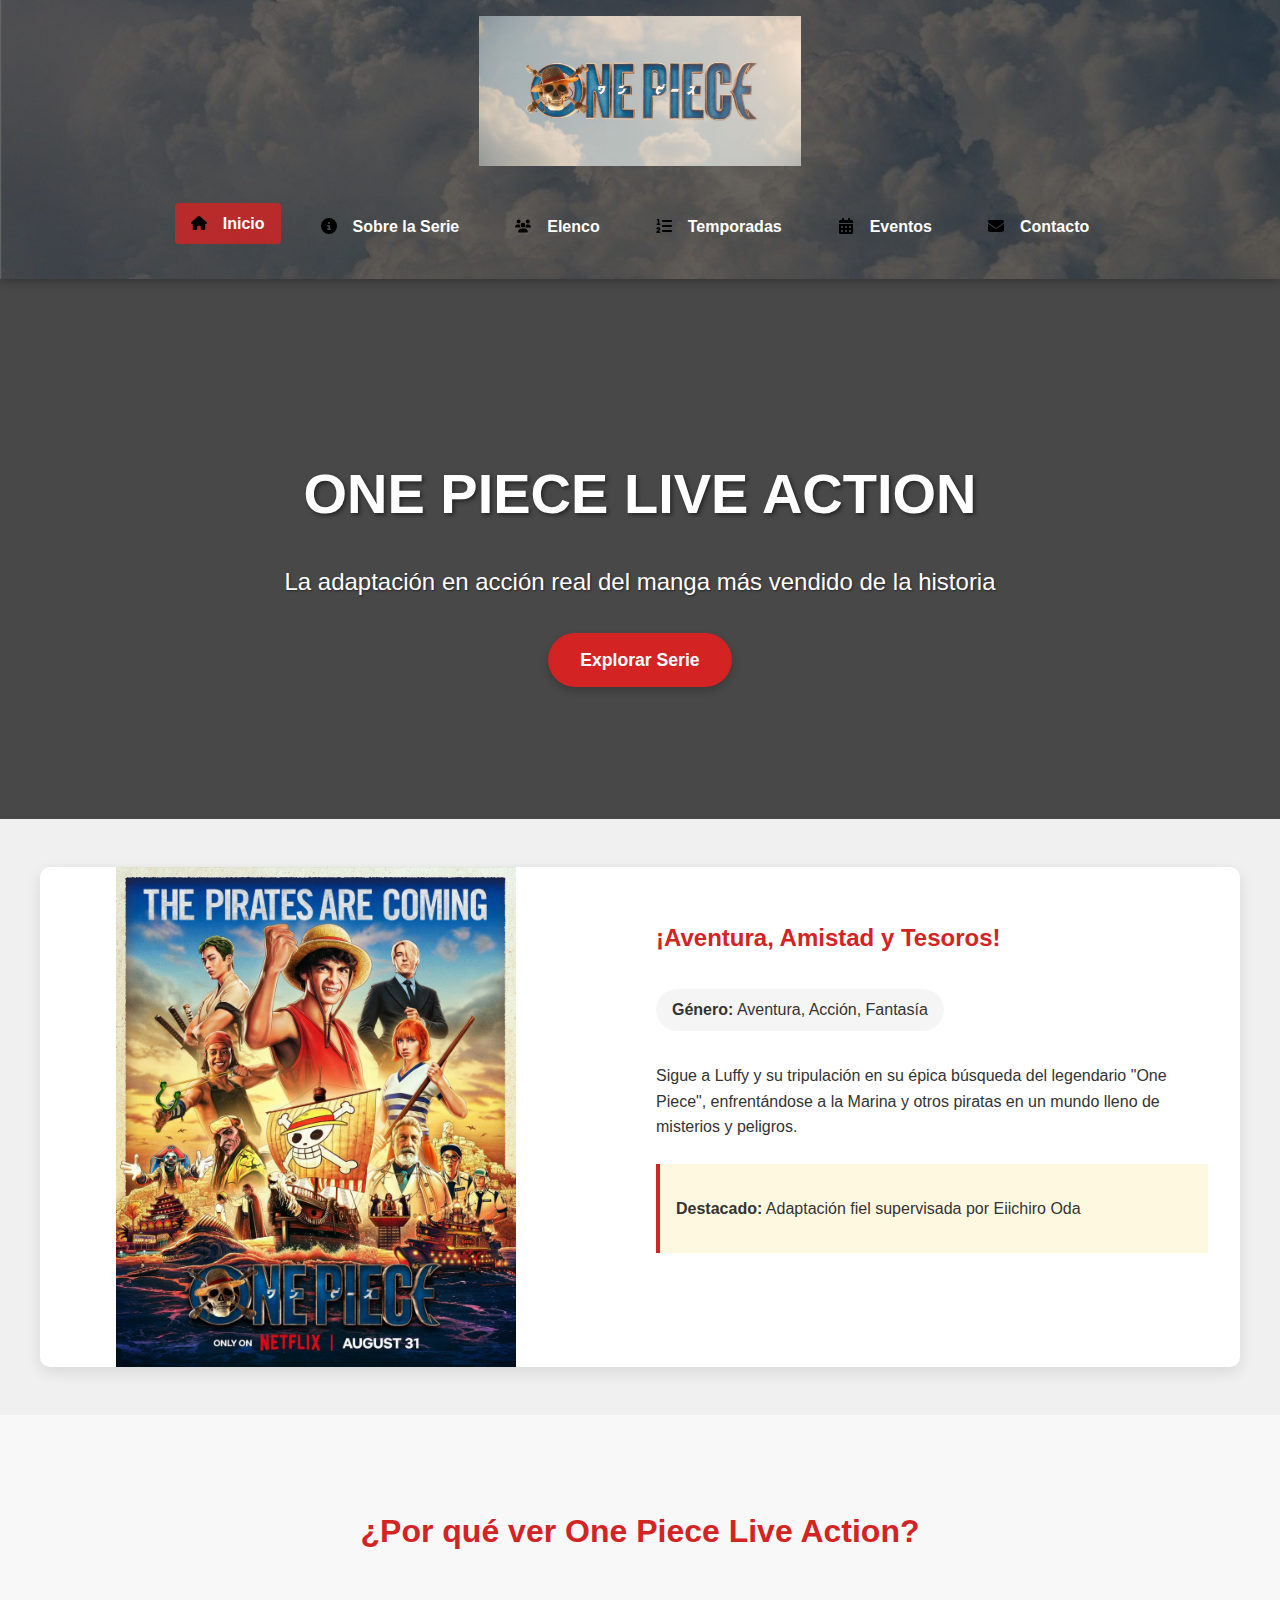
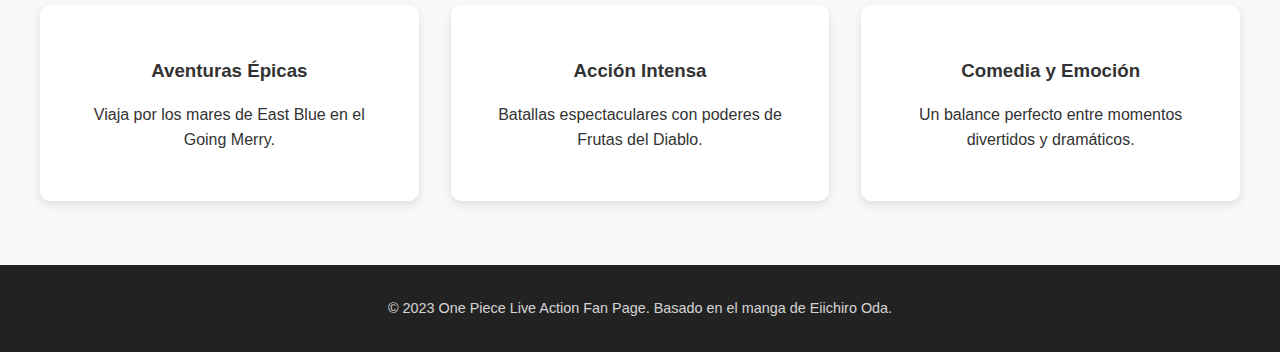
<file: pages/index.html>
<!DOCTYPE html>
<html lang="es">

<head>
    <meta charset="UTF-8">
    <meta name="viewport" content="width=device-width, initial-scale=1.0">
    <link rel="icon" href="../img/icono/calavera.jpg" type="image/png">
    <title>One Piece Live Action | Inicio</title>
    <link rel="stylesheet" href="../css/general.css">
    <link rel="stylesheet" href="../css/index.css">
</head>

<body>
    <header>
        <div class="header-overlay"></div>
        <img src="../img/logos/logo.png" alt="One Piece Logo" class="logo">
        <nav>
            <ul>
                <li><a href="./index.html" class="active"><img src="../img/icono/casa.svg" alt="Inicio" class="icons">
                        Inicio</a></li>
                <li><a href="./sobre-la-serie.html"><img src="../img/icono/info.svg" alt="Inicio" class="icons">Sobre la
                        Serie</a></li>
                <li><a href="./elenco.html"><img src="../img/icono/users.svg" alt="Inicio" class="icons">Elenco</a></li>
                <li><a href="./temporadas.html"><img src="../img/icono/lista.svg" alt="Inicio"
                            class="icons">Temporadas</a>
                </li>
                <li><a href="./eventos.html"><img src="../img/icono/calendario.svg" alt="Inicio"
                            class="icons">Eventos</a>
                </li>
                <li><a href="./contacto.html"><img src="../img/icono/correo.svg" alt="Inicio" class="icons">Contacto</a>
                </li>
            </ul>
        </nav>
    </header>

    <main>
        <section class="pages-hero">
            <div class="hero-content">
                <h1>ONE PIECE LIVE ACTION</h1>
                <p class="subtitle">La adaptación en acción real del manga más vendido de la historia</p>
                <a href="https://es.wikipedia.org/wiki/One_Piece_(serie_de_televisión_de_2023)" target="_blank" class="cta-button">Explorar Serie</a>
            </div>
        </section>

        <section id="main-content" class="main-section">
            <div class="content-card">
                <img src="../img/posterop.webp" alt="Poster de la serie" class="featured-poster">
                <div class="content-text">
                    <h2>¡Aventura, Amistad y Tesoros!</h2>
                    <p class="genre-tag"><i class="fas fa-tags"></i> <strong>Género:</strong> Aventura, Acción, Fantasía
                    </p>
                    <p>Sigue a Luffy y su tripulación en su épica búsqueda del legendario "One Piece", enfrentándose a
                        la Marina y otros piratas en un mundo lleno de misterios y peligros.</p>
                    <div class="highlight-box">
                        <p><i class="fas fa-star"></i> <strong>Destacado:</strong> Adaptación fiel supervisada por
                            Eiichiro Oda</p>
                    </div>
                </div>
            </div>
        </section>

        <section class="features">
            <h2>¿Por qué ver One Piece Live Action?</h2>
            <div class="features-grid">
                <div class="feature-card">
                    <i class="fas fa-ship"></i>
                    <h3>Aventuras Épicas</h3>
                    <p>Viaja por los mares de East Blue en el Going Merry.</p>
                </div>
                <div class="feature-card">
                    <i class="fas fa-fist-raised"></i>
                    <h3>Acción Intensa</h3>
                    <p>Batallas espectaculares con poderes de Frutas del Diablo.</p>
                </div>
                <div class="feature-card">
                    <i class="fas fa-laugh"></i>
                    <h3>Comedia y Emoción</h3>
                    <p>Un balance perfecto entre momentos divertidos y dramáticos.</p>
                </div>
            </div>
        </section>
    </main>

    <footer>
        <div class="footer-content">
            <p class="copyright">&copy; 2023 One Piece Live Action Fan Page. Basado en el manga de Eiichiro Oda.</p>
        </div>
    </footer>
</body>

</html>
</file>
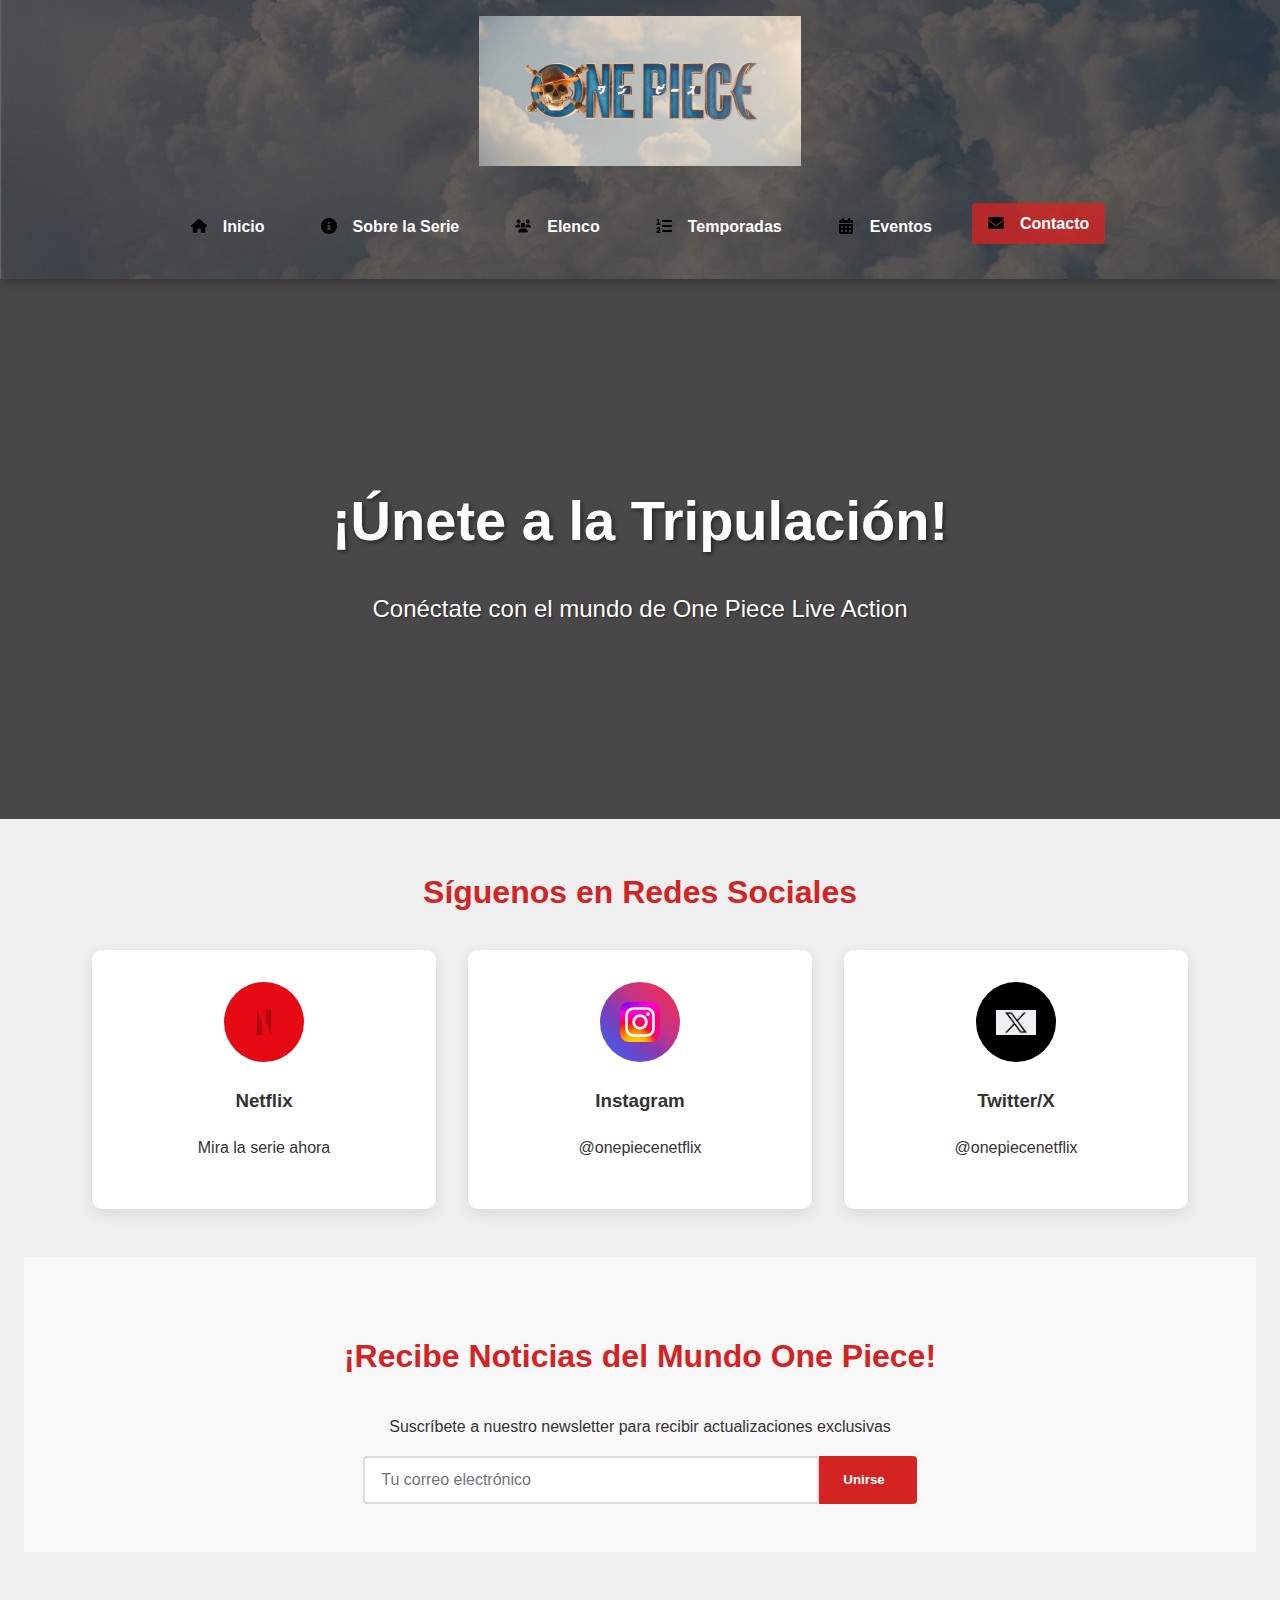
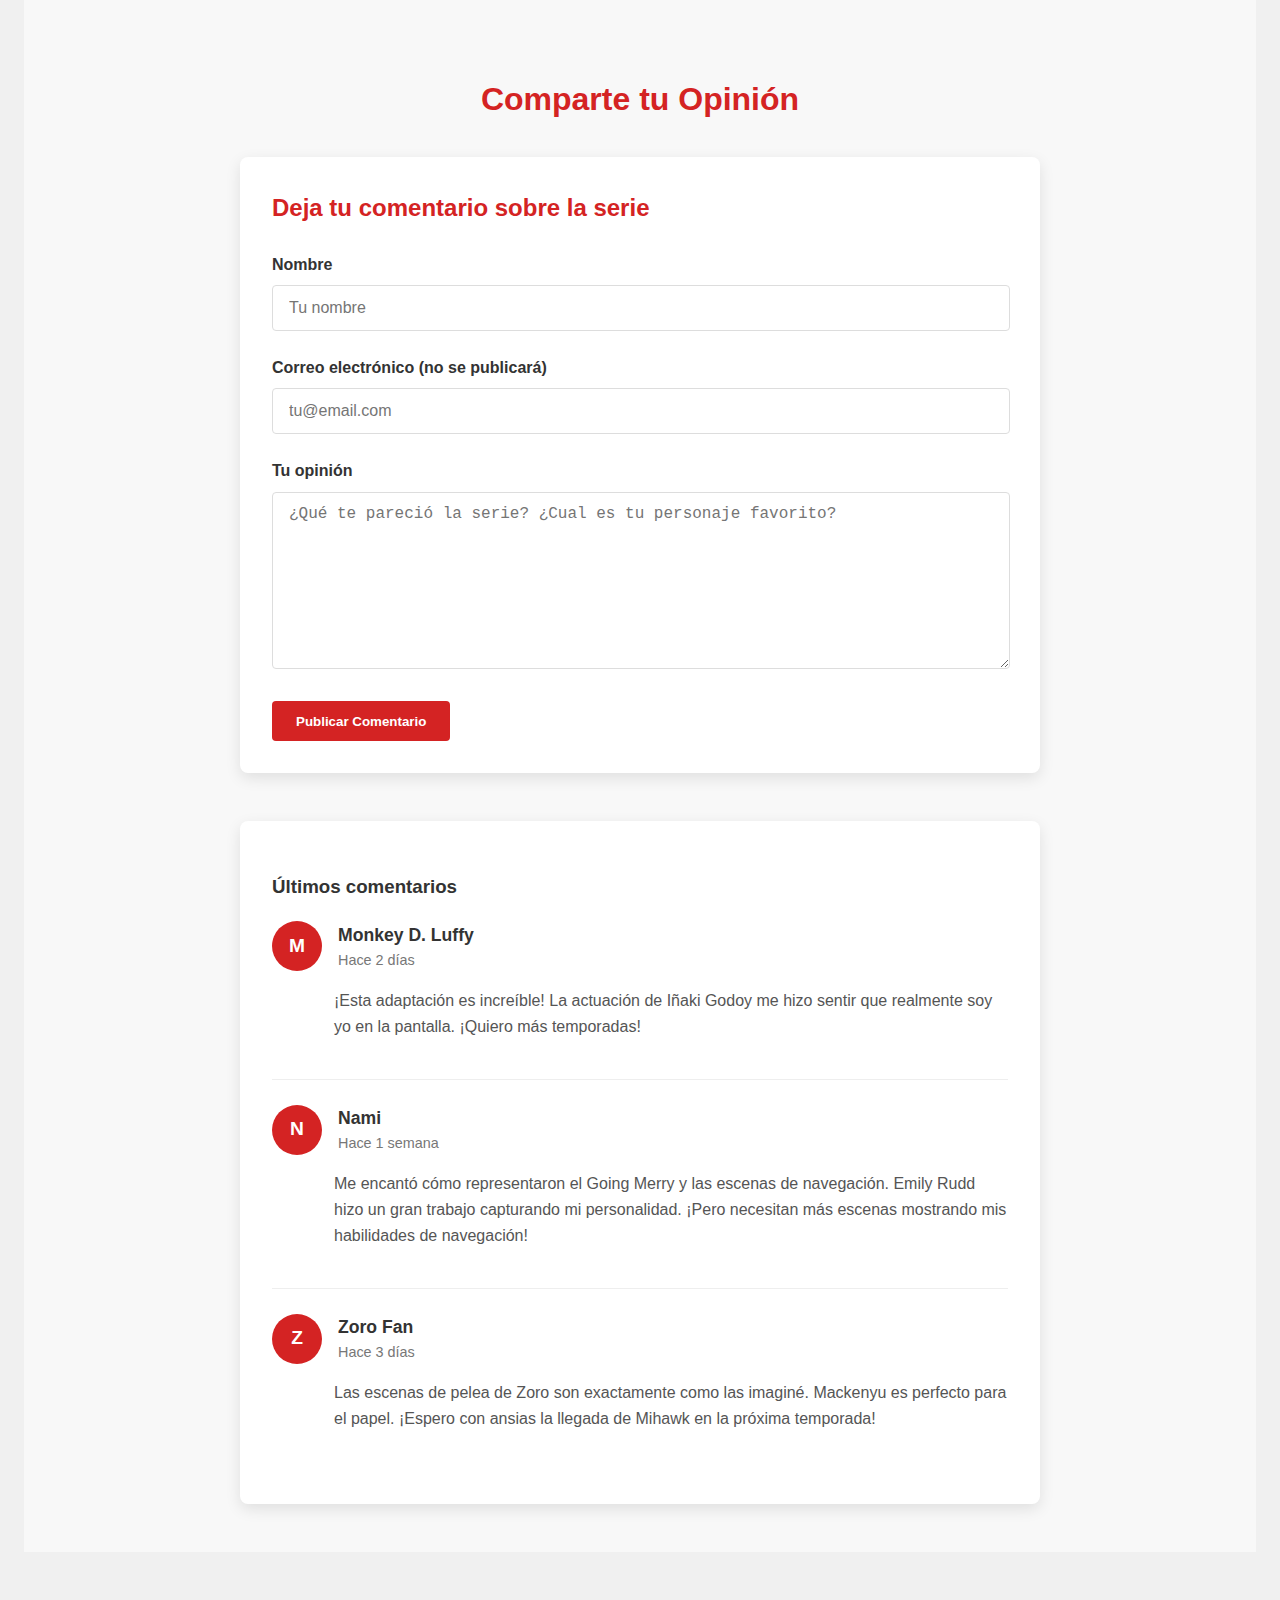
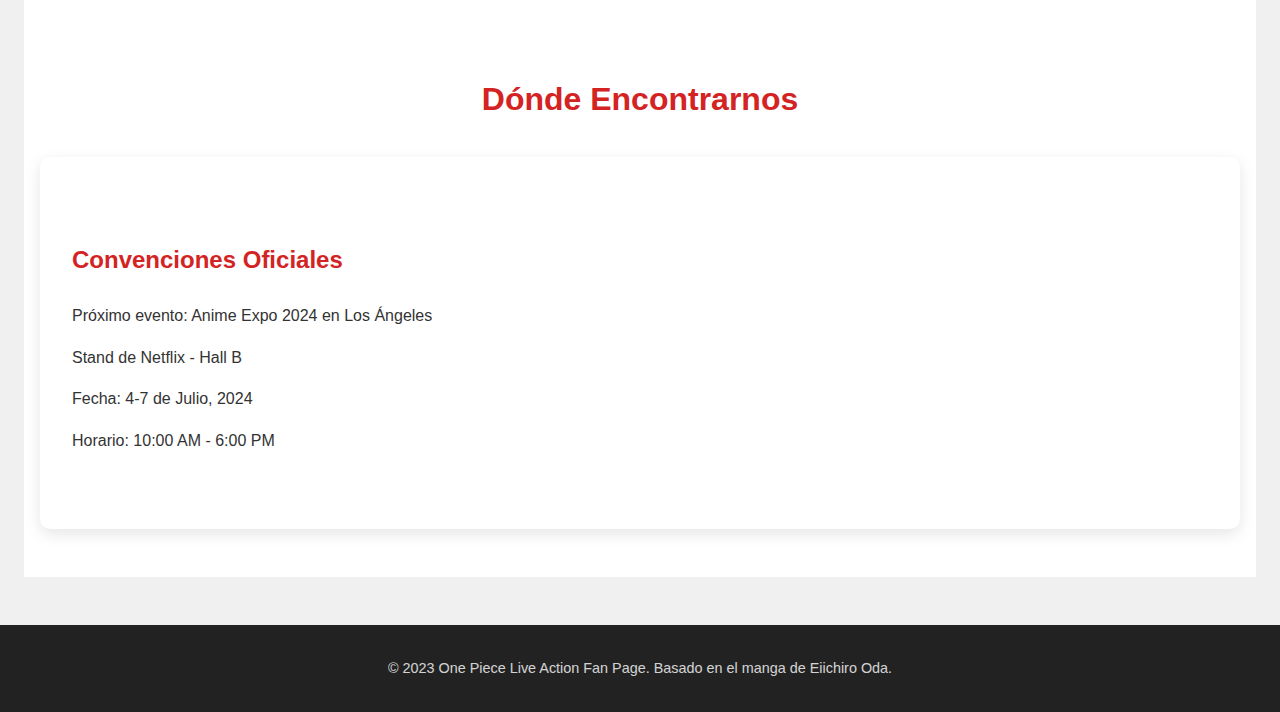
<file: pages/contacto.html>
<!DOCTYPE html>
<html lang="es">

<head>
    <meta charset="UTF-8">
    <meta name="viewport" content="width=device-width, initial-scale=1.0">
    <link rel="icon" href="../img/icono/calavera.jpg" type="image/png">
    <title>One Piece Live Action | Contacto</title>
    <link rel="stylesheet" href="../css/general.css">
    <link rel="stylesheet" href="../css/contacto.css">
</head>

<body>
    <header>
        <div class="header-overlay"></div>
        <img src="../img/logos/logo.png" alt="One Piece Logo" class="logo">
        <nav>
            <ul>
                <li><a href="./index.html"><img src="../img/icono/casa.svg" alt="Inicio" class="icons"> Inicio</a></li>
                <li><a href="./sobre-la-serie.html"><img src="../img/icono/info.svg" alt="Inicio"
                            class="icons">Sobre la Serie</a></li>
                <li><a href="./elenco.html"><img src="../img/icono/users.svg" alt="Inicio" class="icons">Elenco</a></li>
                <li><a href="./temporadas.html"><img src="../img/icono/lista.svg" alt="Inicio"
                            class="icons">Temporadas</a>
                </li>
                <li><a href="./eventos.html"><img src="../img/icono/calendario.svg" alt="Inicio"
                            class="icons">Eventos</a>
                </li>
                <li><a href="./contacto.html" class="active"><img src="../img/icono/correo.svg" alt="Inicio" class="icons">Contacto</a>
                </li>
            </ul>
        </nav>
    </header>

    <main>
        <section class="pages-hero">
            <div class="hero-content">
                <h1>¡Únete a la Tripulación!</h1>
                <p class="subtitle">Conéctate con el mundo de One Piece Live Action</p>
            </div>
        </section>

        <section class="redes-sociales">
            <h2 class="section-title">Síguenos en Redes Sociales</h2>
            <div class="redes-container">
                <div class="redes-card">
                    <a href="https://www.netflix.com/title/80217863" target="_blank" class="redes-link">
                        <div class="redes-icon netflix">
                            <img src="../img/logos/netflix-logo.png" alt="Netflix" class="netflix-logo">
                        </div>
                        <h3>Netflix</h3>
                        <p>Mira la serie ahora</p>
                    </a>
                </div>

                <div class="redes-card">
                    <a href="https://www.instagram.com/onepiecenetflix/" target="_blank" class="redes-link">
                        <div class="redes-icon instagram">
                            <img src="../img/logos/instagram-logo.png" alt="Instagram" class="netflix-logo">
                        </div>
                        <h3>Instagram</h3>
                        <p>@onepiecenetflix</p>
                    </a>
                </div>

                <div class="redes-card">
                    <a href="https://x.com/onepiecenetflix" target="_blank" class="redes-link">
                        <div class="redes-icon x">
                            <img src="../img/logos/X.jpg" alt="X" class="netflix-logo">
                        </div>
                        <h3>Twitter/X</h3>
                        <p>@onepiecenetflix</p>
                    </a>
                </div>
            </div>
        </section>

        <section class="newsletter">
            <h2 class="section-title">¡Recibe Noticias del Mundo One Piece!</h2>
            <p>Suscríbete a nuestro newsletter para recibir actualizaciones exclusivas</p>
            <form class="newsletter-form">
                <input type="email" placeholder="Tu correo electrónico" required>
                <button type="submit">Unirse <i class="fas fa-arrow-right"></i></button>
            </form>
        </section>

        <section class="comentarios-section">
            <h2 class="section-title">Comparte tu Opinión</h2>
            <div class="comentarios-container">
                <div class="comentario-form">
                    <h3>Deja tu comentario sobre la serie</h3>
                    <form>
                        <div class="form-group">
                            <label for="nombre">Nombre</label>
                            <input type="text" id="nombre" placeholder="Tu nombre" required>
                        </div>
                        <div class="form-group">
                            <label for="email">Correo electrónico (no se publicará)</label>
                            <input type="email" id="email" placeholder="tu@email.com" required>
                        </div>
                        <div class="form-group">
                            <label for="comentario">Tu opinión</label>
                            <textarea id="comentario"
                                placeholder="¿Qué te pareció la serie? ¿Cual es tu personaje favorito?"></textarea>
                        </div>
                        <button type="submit" class="submit-btn">Publicar Comentario</button>
                    </form>
                </div>

                <div class="comentarios-list">
                    <h3>Últimos comentarios</h3>

                    <div class="comentario">
                        <div class="comentario-header">
                            <div class="comentario-avatar">M</div>
                            <div class="comentario-info">
                                <h4>Monkey D. Luffy</h4>
                                <span>Hace 2 días</span>
                            </div>
                        </div>
                        <div class="comentario-texto">
                            <p>¡Esta adaptación es increíble! La actuación de Iñaki Godoy me hizo sentir que realmente
                                soy yo en la pantalla. ¡Quiero más temporadas!</p>
                        </div>
                    </div>

                    <div class="comentario">
                        <div class="comentario-header">
                            <div class="comentario-avatar">N</div>
                            <div class="comentario-info">
                                <h4>Nami</h4>
                                <span>Hace 1 semana</span>
                            </div>
                        </div>
                        <div class="comentario-texto">
                            <p>Me encantó cómo representaron el Going Merry y las escenas de navegación. Emily Rudd hizo
                                un gran trabajo capturando mi personalidad. ¡Pero necesitan más escenas mostrando mis
                                habilidades de navegación!</p>
                        </div>
                    </div>

                    <div class="comentario">
                        <div class="comentario-header">
                            <div class="comentario-avatar">Z</div>
                            <div class="comentario-info">
                                <h4>Zoro Fan</h4>
                                <span>Hace 3 días</span>
                            </div>
                        </div>
                        <div class="comentario-texto">
                            <p>Las escenas de pelea de Zoro son exactamente como las imaginé. Mackenyu es perfecto para
                                el papel. ¡Espero con ansias la llegada de Mihawk en la próxima temporada!</p>
                        </div>
                    </div>
                </div>
            </div>
        </section>

        <section class="ubicacion">
            <h2 class="section-title">Dónde Encontrarnos</h2>
            <div class="mapa-container">
                <div class="mapa-info">
                    <h3>Convenciones Oficiales</h3>
                    <p>Próximo evento: Anime Expo 2024 en Los Ángeles</p>
                    <p>Stand de Netflix - Hall B</p>
                    <p>Fecha: 4-7 de Julio, 2024</p>
                    <p>Horario: 10:00 AM - 6:00 PM</p>
                </div>
                <div class="mapa-iframe">
                    <iframe
                        src="https://www.google.com/maps/embed?pb=!1m18!1m12!1m3!1d3304.853771326925!2d-118.2698459242663!3d34.04046507314453!2m3!1f0!2f0!3f0!3m2!1i1024!2i768!4f13.1!3m3!1m2!1s0x80c2c7c3b1c00001%3A0x6a0e314e9a9a0e1!2sLos%20Angeles%20Convention%20Center!5e0!3m2!1sen!2sus!4v1711234567890!5m2!1sen!2sus"
                        width="100%" height="300" style="border:0;" allowfullscreen="" loading="lazy"
                        referrerpolicy="no-referrer-when-downgrade"></iframe>
                </div>
            </div>
        </section>
    </main>

    <footer>
        <p class="copyright">&copy; 2023 One Piece Live Action Fan Page. Basado en el manga de Eiichiro Oda.</p>
    </footer>
</body>

</html>
</file>
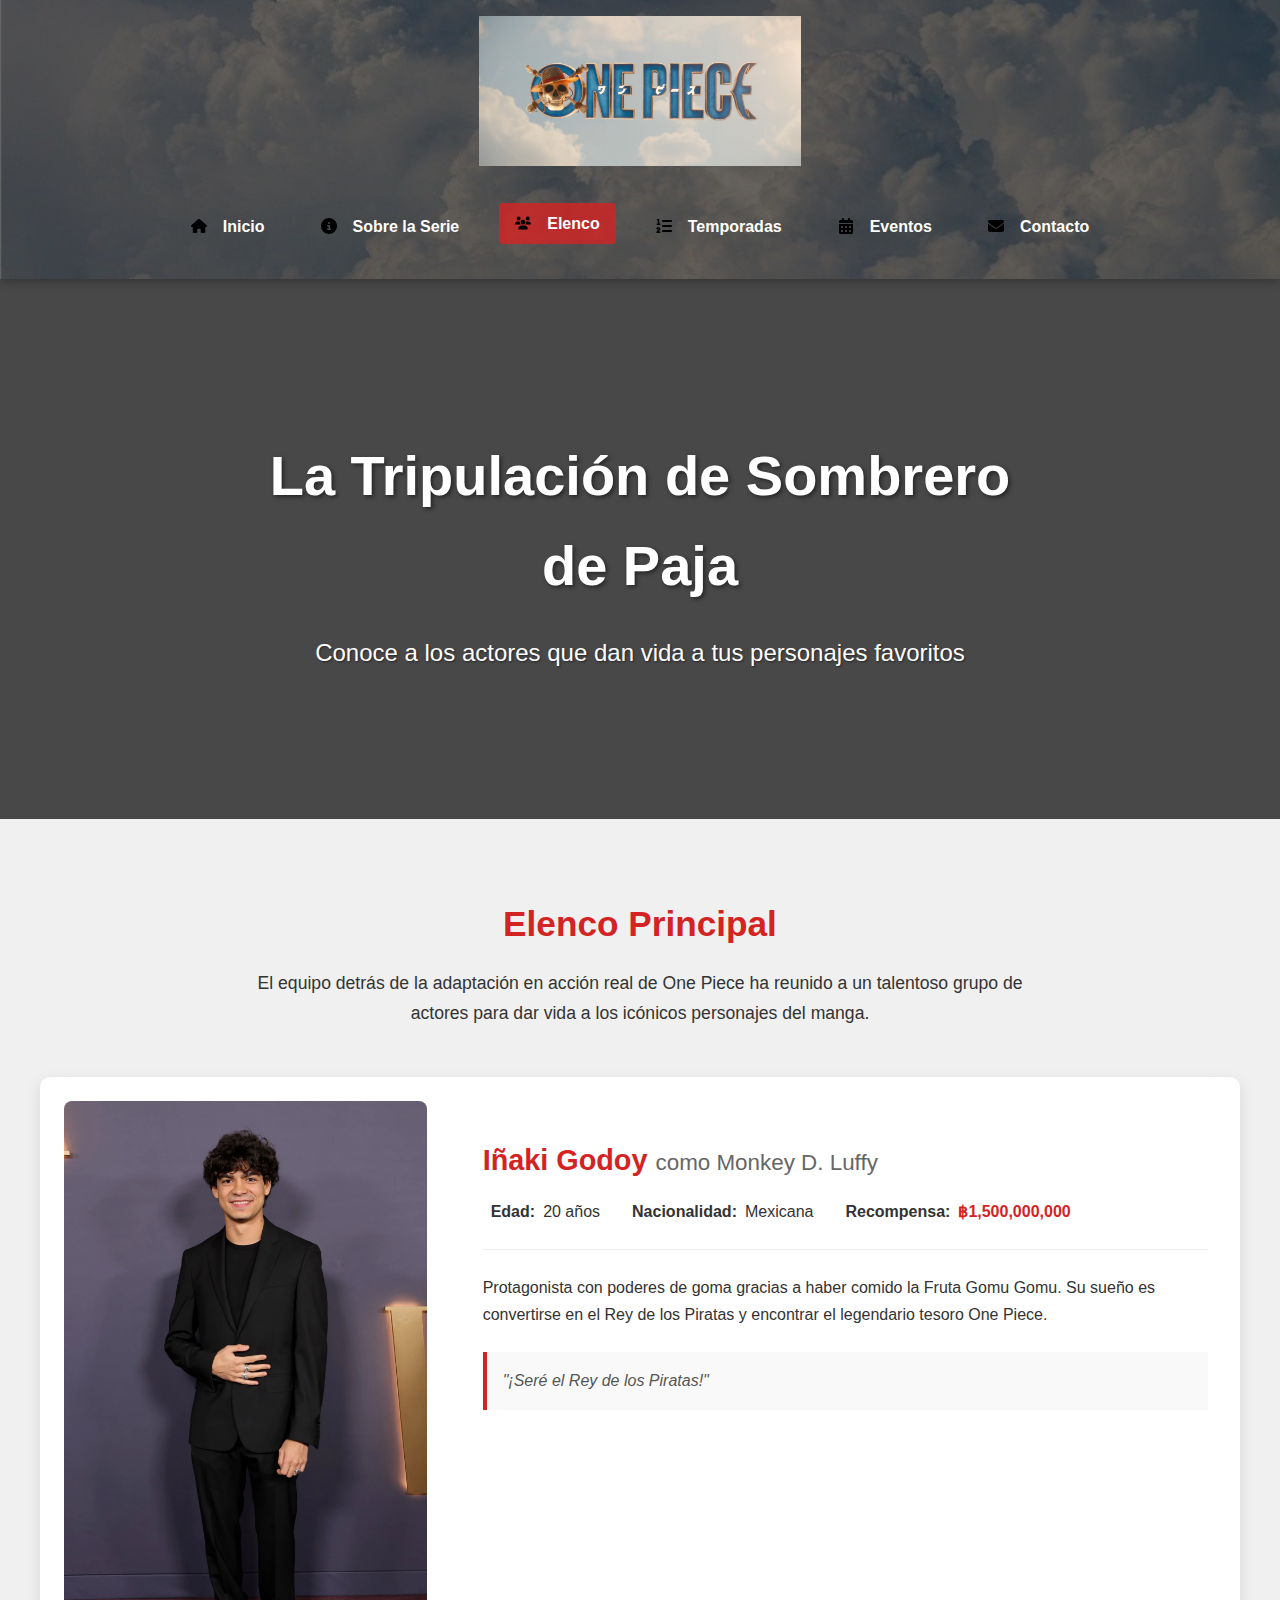
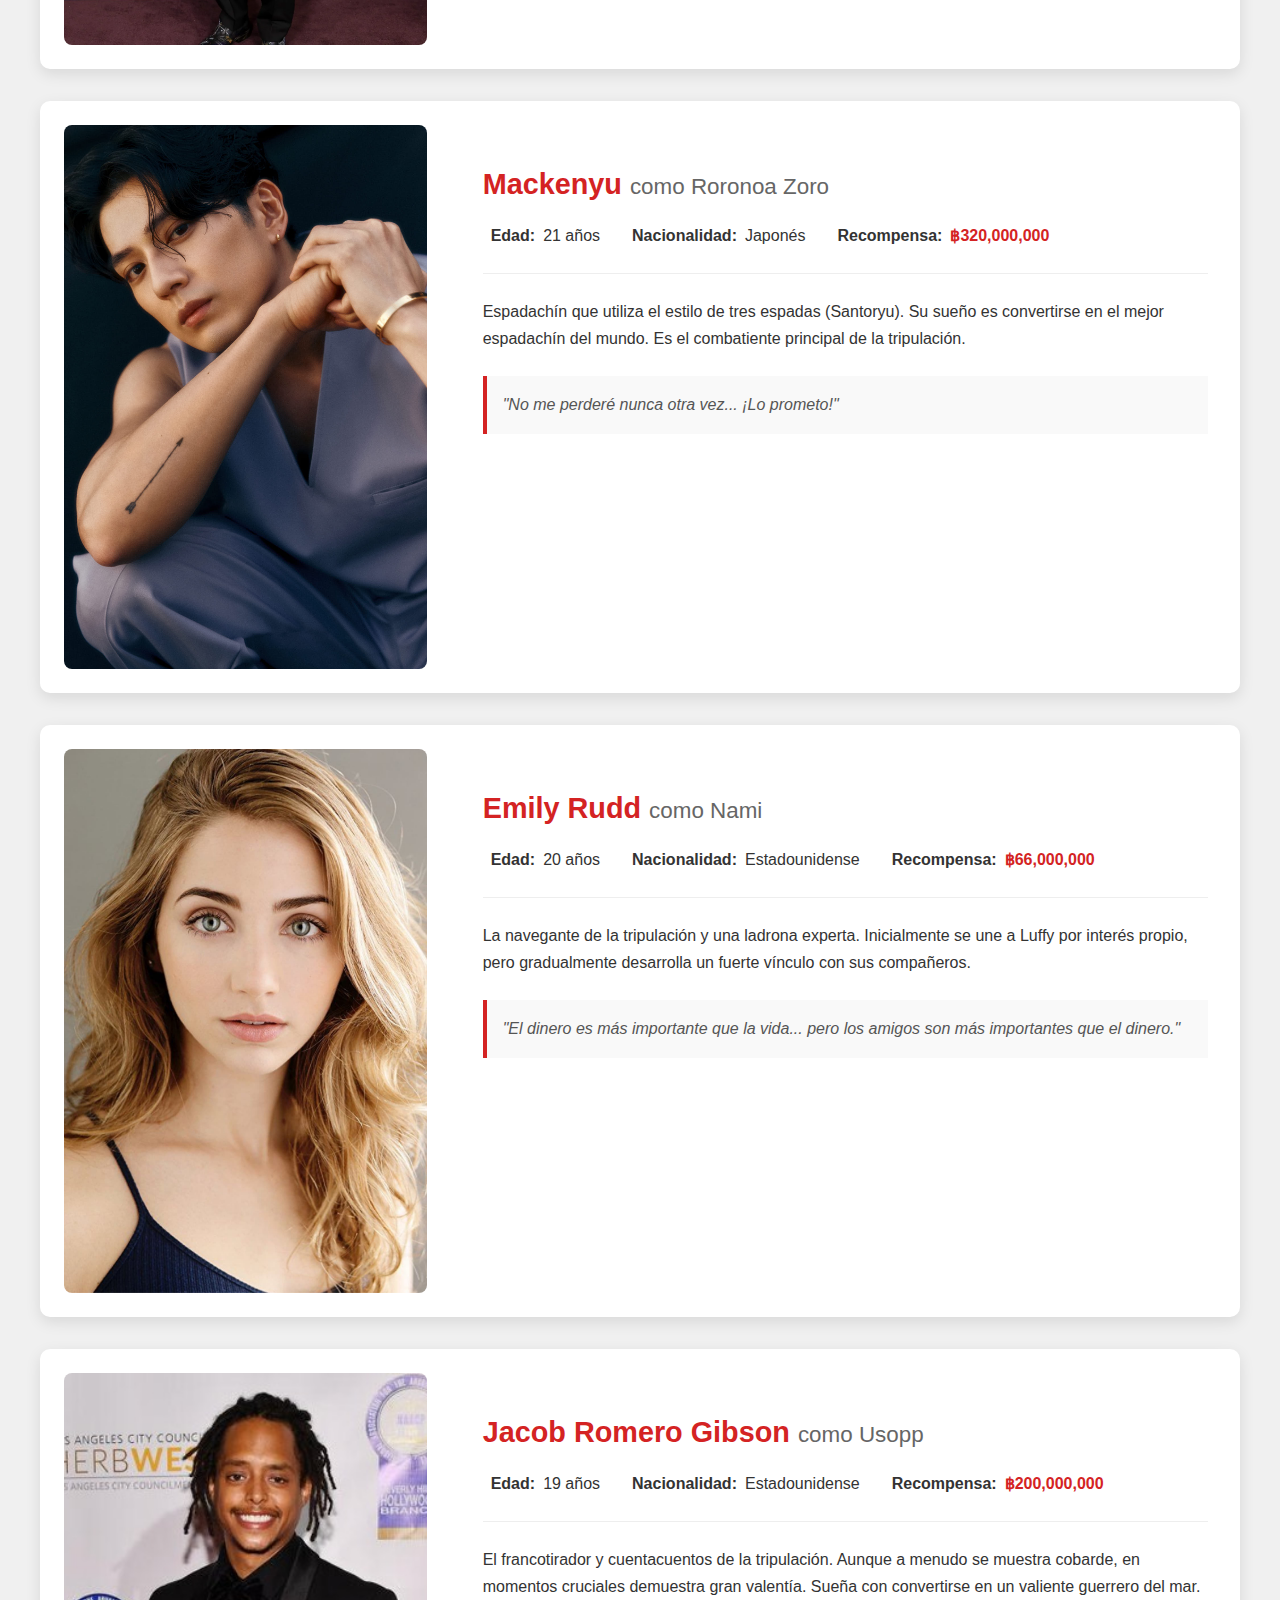
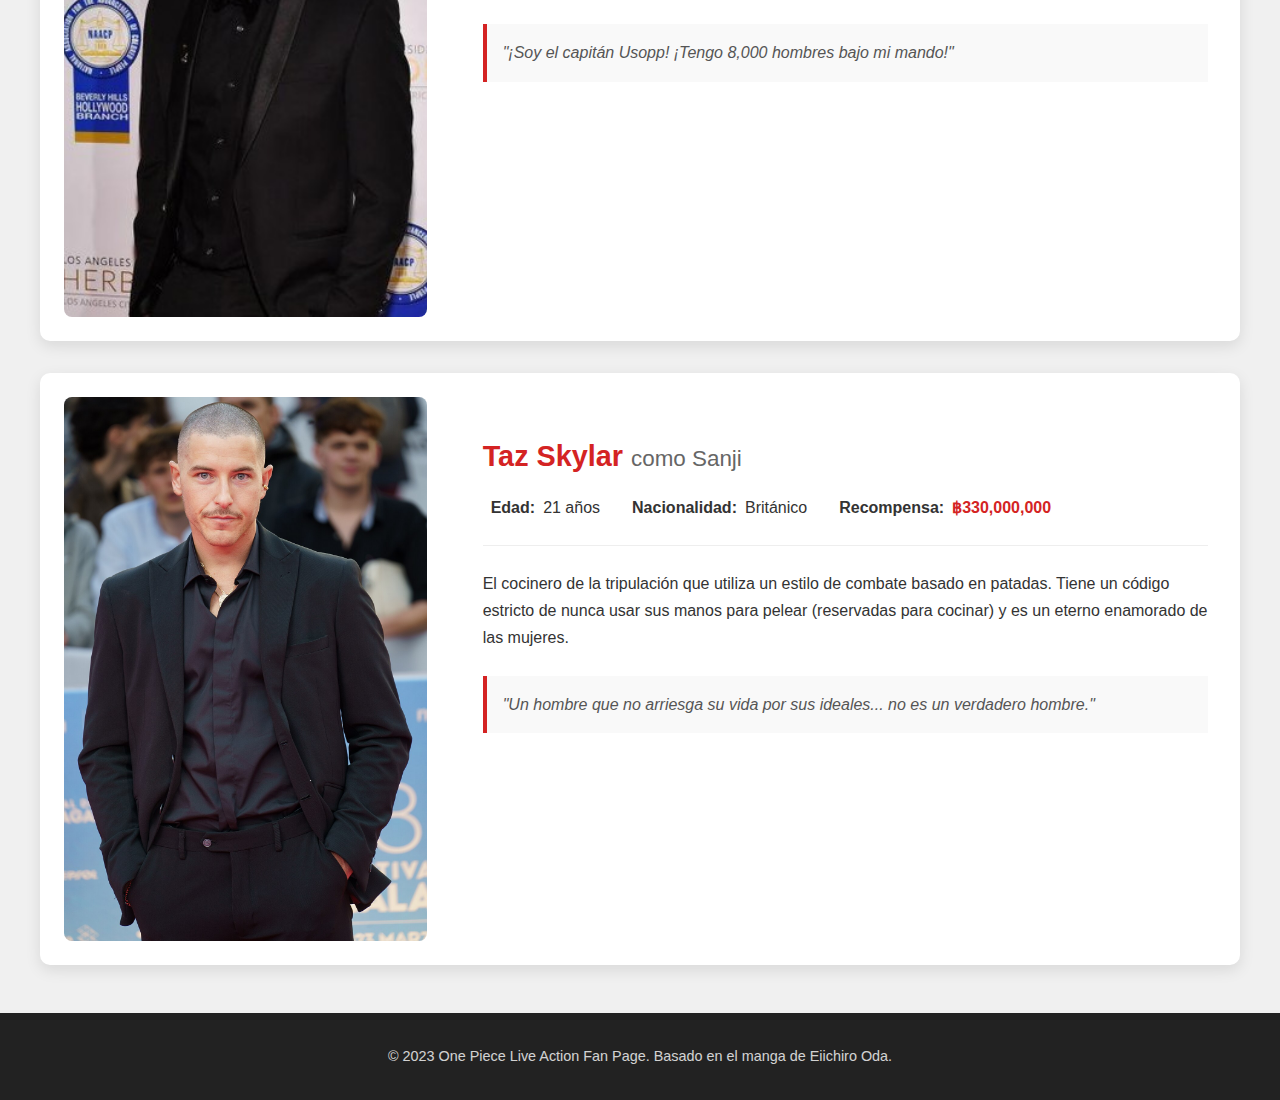
<file: pages/elenco.html>
<!DOCTYPE html>
<html lang="es">

<head>
    <meta charset="UTF-8">
    <meta name="viewport" content="width=device-width, initial-scale=1.0">
    <link rel="icon" href="../img/icono/calavera.jpg" type="image/png">
    <title>One Piece Live Action | Elenco</title>
    <link rel="stylesheet" href="../css/general.css">
    <link rel="stylesheet" href="../css/elenco.css">
</head>

<body>
    <header>
        <div class="header-overlay"></div>
        <img src="../img/logos/logo.png" alt="One Piece Logo" class="logo">
        <nav>
            <ul>
                <li><a href="./index.html"><img src="../img/icono/casa.svg" alt="Inicio" class="icons"> Inicio</a></li>
                <li><a href="./sobre-la-serie.html"><img src="../img/icono/info.svg" alt="Inicio"
                            class="icons">Sobre la Serie</a></li>
                <li><a href="./elenco.html" class="active"><img src="../img/icono/users.svg" alt="Inicio" class="icons">Elenco</a></li>
                <li><a href="./temporadas.html"><img src="../img/icono/lista.svg" alt="Inicio"
                            class="icons">Temporadas</a>
                </li>
                <li><a href="./eventos.html"><img src="../img/icono/calendario.svg" alt="Inicio"
                            class="icons">Eventos</a>
                </li>
                <li><a href="./contacto.html"><img src="../img/icono/correo.svg" alt="Inicio" class="icons">Contacto</a>
                </li>
            </ul>
        </nav>
    </header>

    <main>
        <section class="pages-hero">
            <div class="hero-content">
                <h1>La Tripulación de Sombrero de Paja</h1>
                <p class="subtitle">Conoce a los actores que dan vida a tus personajes favoritos</p>
            </div>
        </section>

        <section class="cast-container">
            <div class="cast-intro">
                <h2><i class="fas fa-star"></i> Elenco Principal</h2>
                <p>El equipo detrás de la adaptación en acción real de One Piece ha reunido a un talentoso grupo de
                    actores para dar vida a los icónicos personajes del manga.</p>
            </div>

            <div class="cast-grid">
                <!-- Luffy -->
                <div class="cast-card">
                    <div class="cast-images">
                        <img src="../img/elenco/luffy.jpg" alt="Iñaki Godoy" class="actor-photo">
                    </div>
                    <div class="cast-info">
                        <h3>Iñaki Godoy <span class="character-name">como Monkey D. Luffy</span></h3>
                        <div class="actor-details">
                            <p><i class="fas fa-birthday-cake"></i> <strong>Edad:</strong> 20 años</p>
                            <p><i class="fas fa-map-marker-alt"></i> <strong>Nacionalidad:</strong> Mexicana</p>
                            <p><i class="fas fa-trophy"></i> <strong>Recompensa:</strong> <span
                                    class="bounty">฿1,500,000,000</span></p>
                        </div>
                        <p class="character-bio">Protagonista con poderes de goma gracias a haber comido la Fruta Gomu
                            Gomu. Su sueño es convertirse en el Rey de los Piratas y encontrar el legendario tesoro One
                            Piece.</p>
                        <div class="character-quote">"¡Seré el Rey de los Piratas!"</div>
                    </div>
                </div>

                <!-- Zoro -->
                <div class="cast-card">
                    <div class="cast-images">
                        <img src="../img/elenco/zoro.jpg" alt="Mackenyu" class="actor-photo">
                    </div>
                    <div class="cast-info">
                        <h3>Mackenyu <span class="character-name">como Roronoa Zoro</span></h3>
                        <div class="actor-details">
                            <p><i class="fas fa-birthday-cake"></i> <strong>Edad:</strong> 21 años</p>
                            <p><i class="fas fa-map-marker-alt"></i> <strong>Nacionalidad:</strong> Japonés</p>
                            <p><i class="fas fa-trophy"></i> <strong>Recompensa:</strong> <span
                                    class="bounty">฿320,000,000</span></p>
                        </div>
                        <p class="character-bio">Espadachín que utiliza el estilo de tres espadas (Santoryu). Su sueño
                            es convertirse en el mejor espadachín del mundo. Es el combatiente principal de la
                            tripulación.</p>
                        <div class="character-quote">"No me perderé nunca otra vez... ¡Lo prometo!"</div>
                    </div>
                </div>

                <!-- Nami -->
                <div class="cast-card">
                    <div class="cast-images">
                        <img src="../img/elenco/nami.jpg" alt="Emily Rudd" class="actor-photo">
                    </div>
                    <div class="cast-info">
                        <h3>Emily Rudd <span class="character-name">como Nami</span></h3>
                        <div class="actor-details">
                            <p><i class="fas fa-birthday-cake"></i> <strong>Edad:</strong> 20 años</p>
                            <p><i class="fas fa-map-marker-alt"></i> <strong>Nacionalidad:</strong> Estadounidense</p>
                            <p><i class="fas fa-trophy"></i> <strong>Recompensa:</strong> <span
                                    class="bounty">฿66,000,000</span></p>
                        </div>
                        <p class="character-bio">La navegante de la tripulación y una ladrona experta. Inicialmente se
                            une a Luffy por interés propio, pero gradualmente desarrolla un fuerte vínculo con sus
                            compañeros.</p>
                        <div class="character-quote">"El dinero es más importante que la vida... pero los amigos son más
                            importantes que el dinero."</div>
                    </div>
                </div>

                <!-- Usopp -->
                <div class="cast-card">
                    <div class="cast-images">
                        <img src="../img/elenco/ussop.jpg" alt="Jacob Romero Gibson" class="actor-photo">
                    </div>
                    <div class="cast-info">
                        <h3>Jacob Romero Gibson <span class="character-name">como Usopp</span></h3>
                        <div class="actor-details">
                            <p><i class="fas fa-birthday-cake"></i> <strong>Edad:</strong> 19 años</p>
                            <p><i class="fas fa-map-marker-alt"></i> <strong>Nacionalidad:</strong> Estadounidense</p>
                            <p><i class="fas fa-trophy"></i> <strong>Recompensa:</strong> <span
                                    class="bounty">฿200,000,000</span></p>
                        </div>
                        <p class="character-bio">El francotirador y cuentacuentos de la tripulación. Aunque a menudo se
                            muestra cobarde, en momentos cruciales demuestra gran valentía. Sueña con convertirse en un
                            valiente guerrero del mar.</p>
                        <div class="character-quote">"¡Soy el capitán Usopp! ¡Tengo 8,000 hombres bajo mi mando!"</div>
                    </div>
                </div>

                <!-- Sanji -->
                <div class="cast-card">
                    <div class="cast-images">
                        <img src="../img/elenco/sanji.jpg" alt="Taz Skylar" class="actor-photo">
                    </div>
                    <div class="cast-info">
                        <h3>Taz Skylar <span class="character-name">como Sanji</span></h3>
                        <div class="actor-details">
                            <p><i class="fas fa-birthday-cake"></i> <strong>Edad:</strong> 21 años</p>
                            <p><i class="fas fa-map-marker-alt"></i> <strong>Nacionalidad:</strong> Británico</p>
                            <p><i class="fas fa-trophy"></i> <strong>Recompensa:</strong> <span
                                    class="bounty">฿330,000,000</span></p>
                        </div>
                        <p class="character-bio">El cocinero de la tripulación que utiliza un estilo de combate basado
                            en patadas. Tiene un código estricto de nunca usar sus manos para pelear (reservadas para
                            cocinar) y es un eterno enamorado de las mujeres.</p>
                        <div class="character-quote">"Un hombre que no arriesga su vida por sus ideales... no es un
                            verdadero hombre."</div>
                    </div>
                </div>
            </div>
        </section>
    </main>

    <footer>
        <div class="footer-content">
            <p class="copyright">&copy; 2023 One Piece Live Action Fan Page. Basado en el manga de Eiichiro Oda.</p>
        </div>
    </footer>
</body>

</html>
</file>
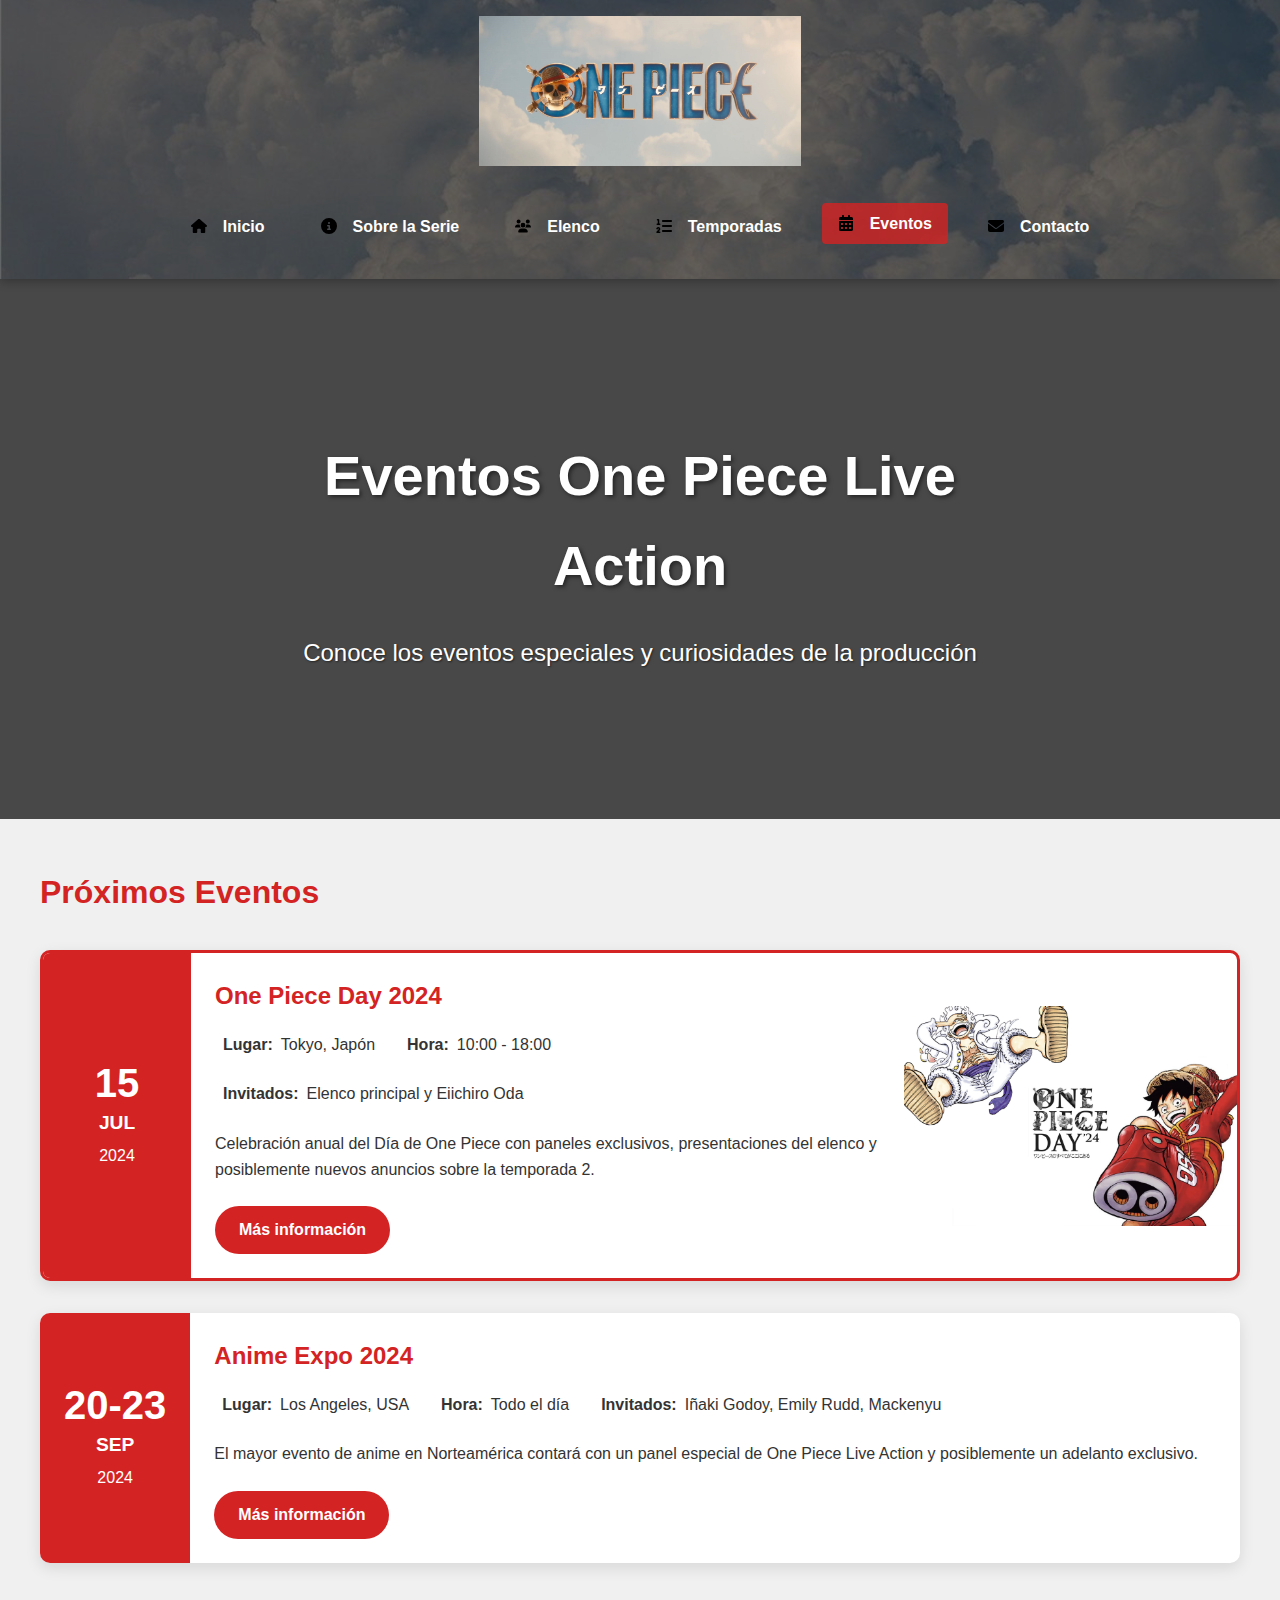
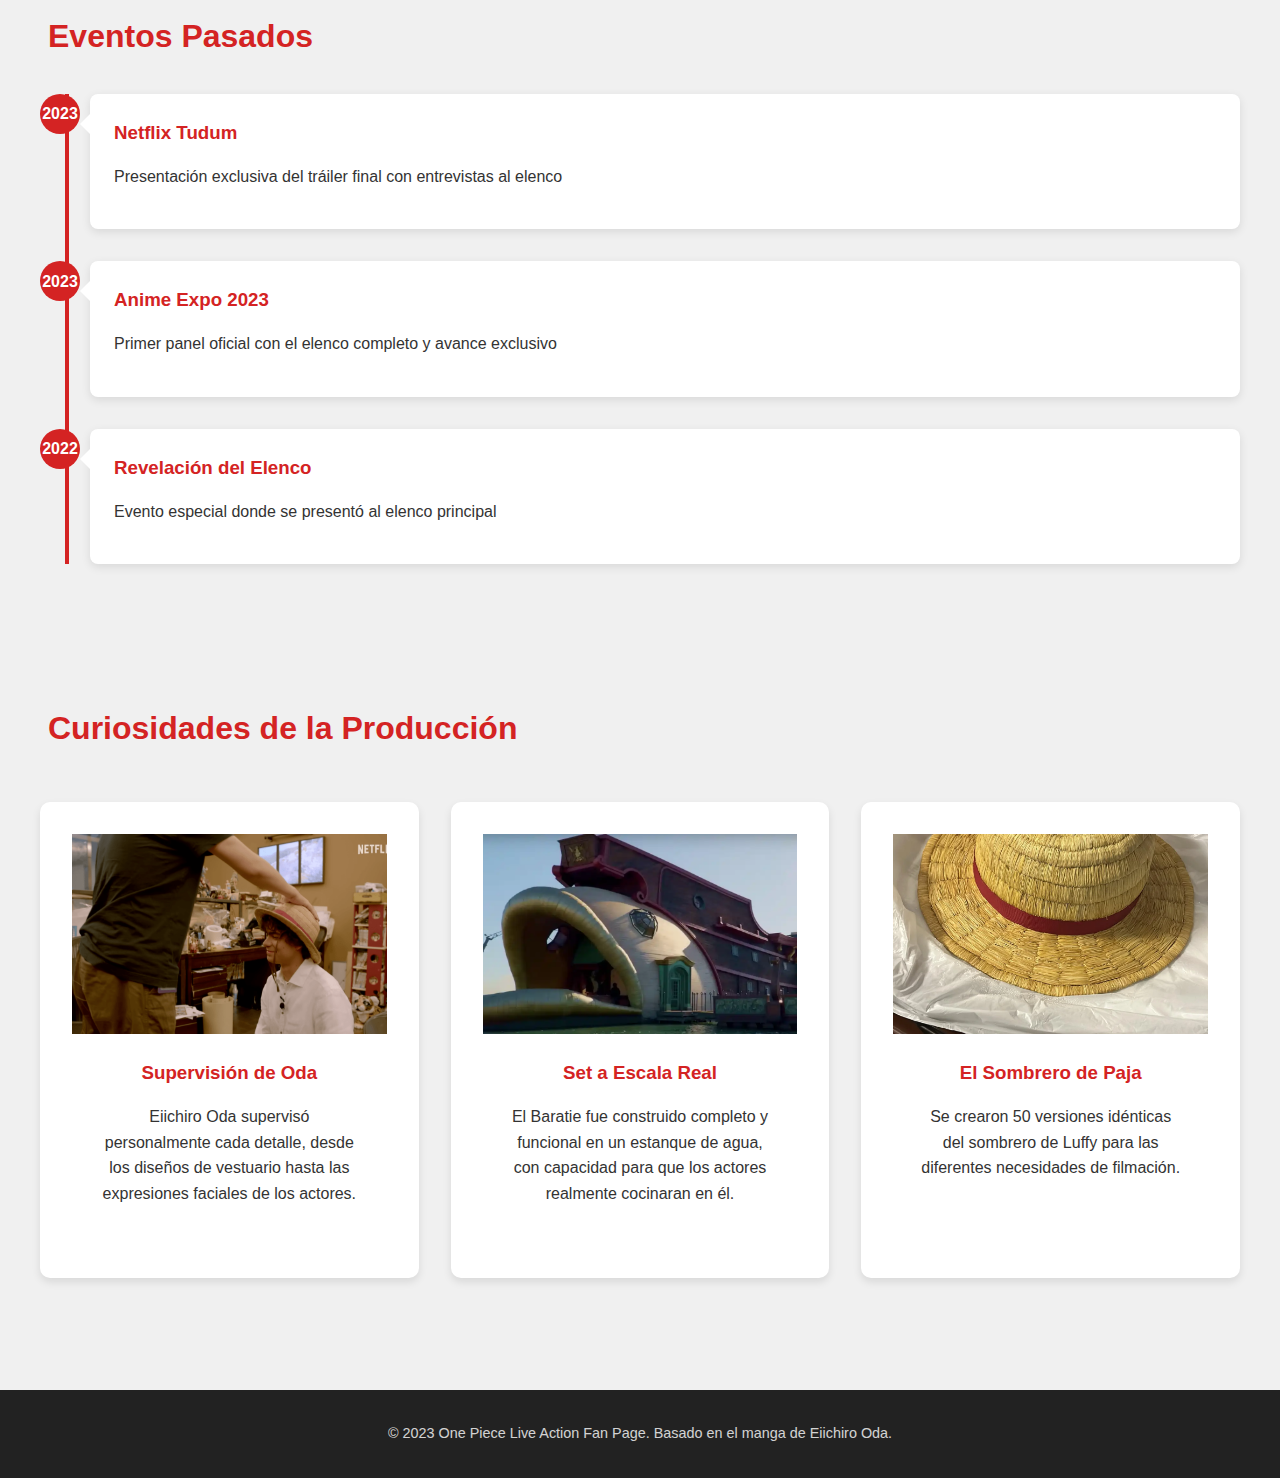
<file: pages/eventos.html>
<!DOCTYPE html>
<html lang="es">

<head>
    <meta charset="UTF-8">
    <meta name="viewport" content="width=device-width, initial-scale=1.0">
    <link rel="icon" href="..//img/icono/calavera.jpg" type="image/png">
    <title>One Piece Live Action | Eventos</title>
    <link rel="stylesheet" href="../css/general.css">
    <link rel="stylesheet" href="../css/eventos.css">
</head>

<body>
    <header>
        <div class="header-overlay"></div>
        <img src="../img/logos/logo.png" alt="One Piece Logo" class="logo">
        <nav>
            <ul>
                <li><a href="./index.html"><img src="../img/icono/casa.svg" alt="Inicio" class="icons"> Inicio</a></li>
                <li><a href="./sobre-la-serie.html"><img src="../img/icono/info.svg" alt="Inicio" class="icons">Sobre la
                        Serie</a></li>
                <li><a href="./elenco.html"><img src="../img/icono/users.svg" alt="Inicio" class="icons">Elenco</a></li>
                <li><a href="./temporadas.html"><img src="../img/icono/lista.svg" alt="Inicio"
                            class="icons">Temporadas</a>
                </li>
                <li><a href="./eventos.html" class="active"><img src="../img/icono/calendario.svg" alt="Inicio"
                            class="icons">Eventos</a>
                </li>
                <li><a href="./contacto.html"><img src="../img/icono/correo.svg" alt="Inicio" class="icons">Contacto</a>
                </li>
            </ul>
        </nav>
    </header>

    <main>
        <section class="pages-hero">
            <div class="hero-content">
                <h1>Eventos One Piece Live Action</h1>
                <p class="subtitle">Conoce los eventos especiales y curiosidades de la producción</p>
            </div>
        </section>

        <section class="events-container">
            <h2>Próximos Eventos</h2>

            <div class="event-card featured">
                <div class="event-date">
                    <div class="date-day">15</div>
                    <div class="date-month">JUL</div>
                    <div class="date-year">2024</div>
                </div>
                <div class="event-content">
                    <h3>One Piece Day 2024</h3>
                    <div class="event-details">
                        <p><i class="fas fa-map-marker-alt"></i> <strong>Lugar:</strong> Tokyo, Japón</p>
                        <p><i class="fas fa-clock"></i> <strong>Hora:</strong> 10:00 - 18:00</p>
                        <p><i class="fas fa-users"></i> <strong>Invitados:</strong> Elenco principal y Eiichiro Oda</p>
                    </div>
                    <p class="event-description">Celebración anual del Día de One Piece con paneles exclusivos,
                        presentaciones del elenco y posiblemente nuevos anuncios sobre la temporada 2.</p>
                    <a href="https://www-tokyoweekender-com.translate.goog/event/one-piece-day-2024/?_x_tr_sl=en&_x_tr_tl=es&_x_tr_hl=es&_x_tr_pto=tc" target="_blank" class="event-button">Más información</a>
                </div>
                <div class="event-image">
                    <img src="../img/eventos/opday.jpg" alt="One Piece Day">
                </div>
            </div>

            <div class="event-card">
                <div class="event-date">
                    <div class="date-day">20-23</div>
                    <div class="date-month">SEP</div>
                    <div class="date-year">2024</div>
                </div>
                <div class="event-content">
                    <h3>Anime Expo 2024</h3>
                    <div class="event-details">
                        <p><i class="fas fa-map-marker-alt"></i> <strong>Lugar:</strong> Los Angeles, USA</p>
                        <p><i class="fas fa-clock"></i> <strong>Hora:</strong> Todo el día</p>
                        <p><i class="fas fa-users"></i> <strong>Invitados:</strong> Iñaki Godoy, Emily Rudd, Mackenyu
                        </p>
                    </div>
                    <p class="event-description">El mayor evento de anime en Norteamérica contará con un panel especial
                        de One Piece Live Action y posiblemente un adelanto exclusivo.</p>
                    <a href="https://www.anime-expo.org/ax/schedule-2024/" target="_blank" class="event-button">Más información</a>
                </div>
            </div>
        </section>

        <section class="past-events">
            <h2><i class="fas fa-history"></i> Eventos Pasados</h2>

            <div class="timeline">
                <div class="timeline-item">
                    <div class="timeline-date">2023</div>
                    <div class="timeline-content">
                        <h3>Netflix Tudum</h3>
                        <p>Presentación exclusiva del tráiler final con entrevistas al elenco</p>
                    </div>
                </div>

                <div class="timeline-item">
                    <div class="timeline-date">2023</div>
                    <div class="timeline-content">
                        <h3>Anime Expo 2023</h3>
                        <p>Primer panel oficial con el elenco completo y avance exclusivo</p>
                    </div>
                </div>

                <div class="timeline-item">
                    <div class="timeline-date">2022</div>
                    <div class="timeline-content">
                        <h3>Revelación del Elenco</h3>
                        <p>Evento especial donde se presentó al elenco principal</p>
                    </div>
                </div>
            </div>
        </section>

        <section class="fun-facts">
            <h2><i class="fas fa-lightbulb"></i> Curiosidades de la Producción</h2>

            <div class="facts-grid">
                <div class="fact-card">
                    <div class="fact-image">
                        <img src="../img/odagod.png" alt="Eiichiro Oda">
                    </div>
                    <div class="fact-content">
                        <h3>Supervisión de Oda</h3>
                        <p>Eiichiro Oda supervisó personalmente cada detalle, desde los diseños de vestuario hasta las
                            expresiones faciales de los actores.</p>
                    </div>
                </div>

                <div class="fact-card">
                    <div class="fact-image">
                        <img src="../img/escenas/baratie.jpg" alt="Set de Baratie">
                    </div>
                    <div class="fact-content">
                        <h3>Set a Escala Real</h3>
                        <p>El Baratie fue construido completo y funcional en un estanque de agua, con capacidad para que
                            los actores realmente cocinaran en él.</p>
                    </div>
                </div>

                <div class="fact-card">
                    <div class="fact-image">
                        <img src="../img/eventos/mugiwara.jpg" alt="Sombrero de Paja">
                    </div>
                    <div class="fact-content">
                        <h3>El Sombrero de Paja</h3>
                        <p>Se crearon 50 versiones idénticas del sombrero de Luffy para las diferentes necesidades de
                            filmación.</p>
                    </div>
                </div>
            </div>
        </section>
    </main>

    <footer>
        <div class="footer-content">
            <p class="copyright">&copy; 2023 One Piece Live Action Fan Page. Basado en el manga de Eiichiro Oda.</p>
        </div>
    </footer>
</body>

</html>
</file>
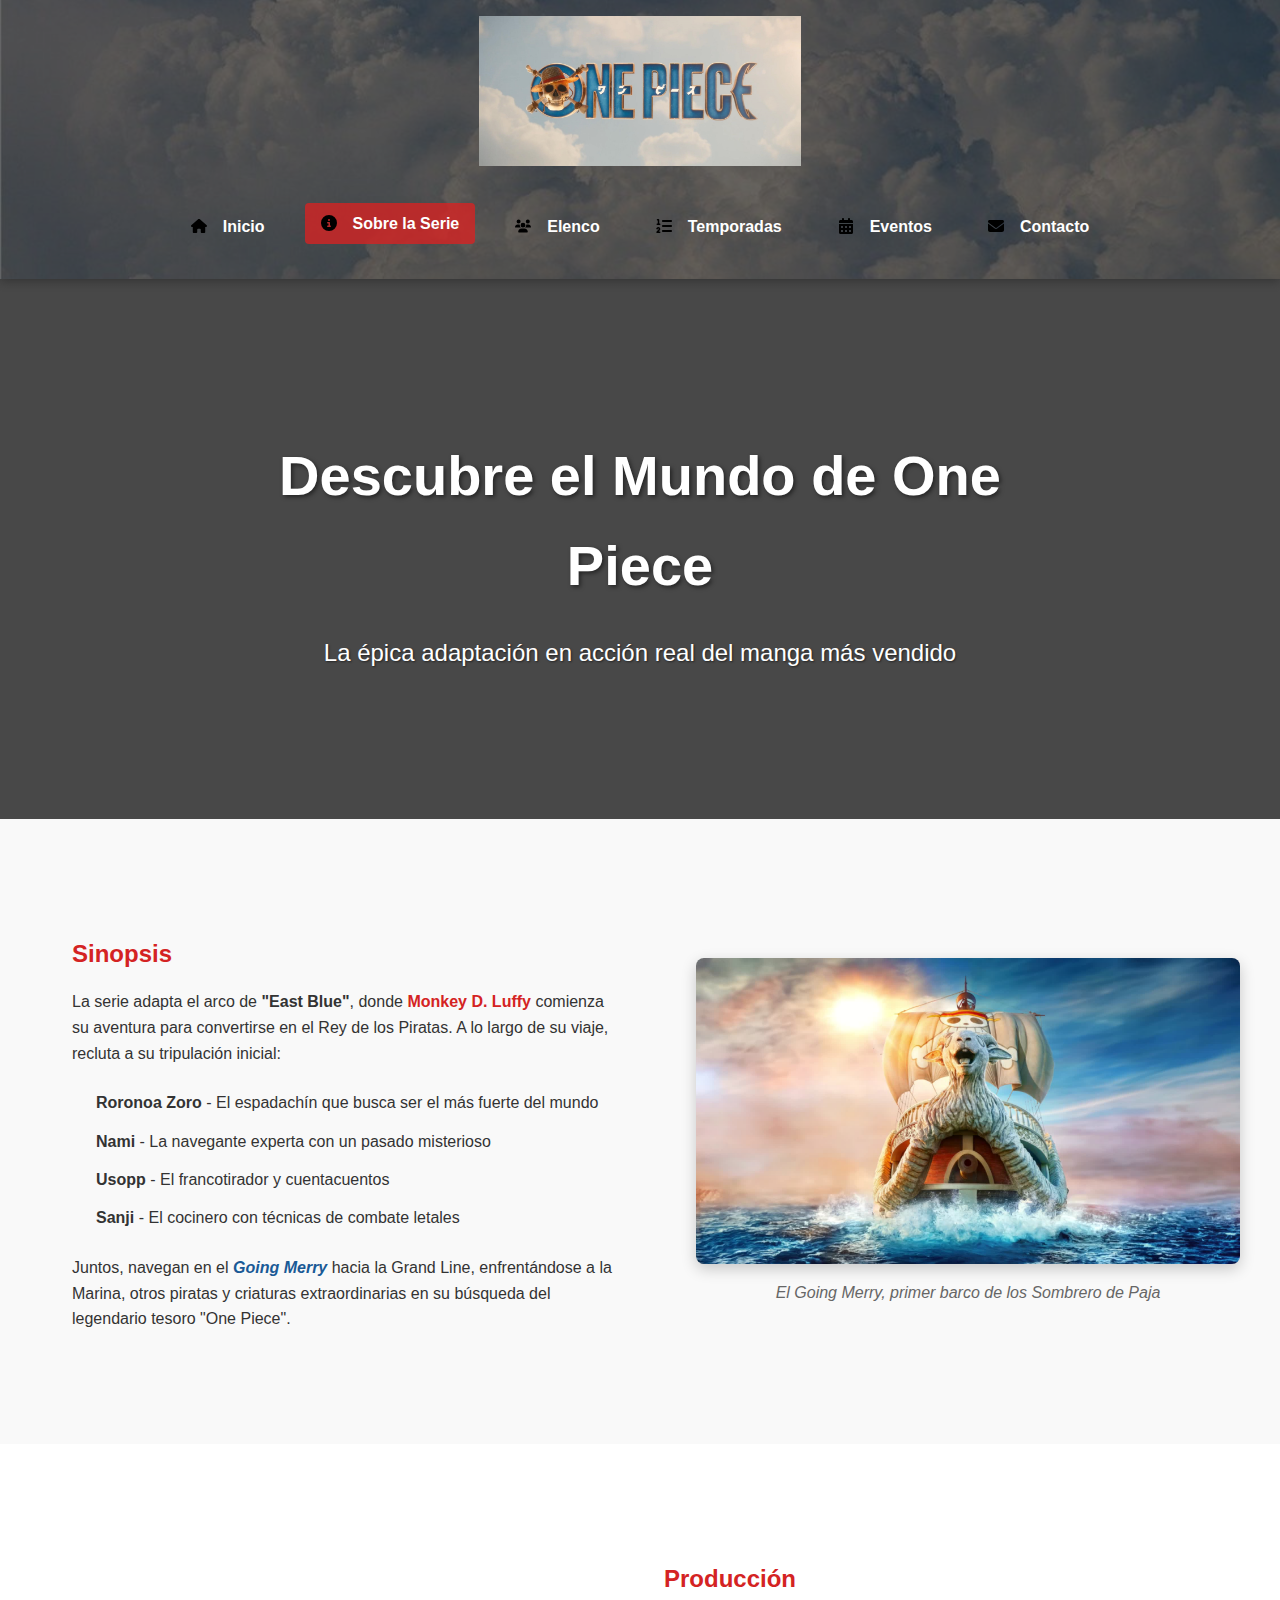
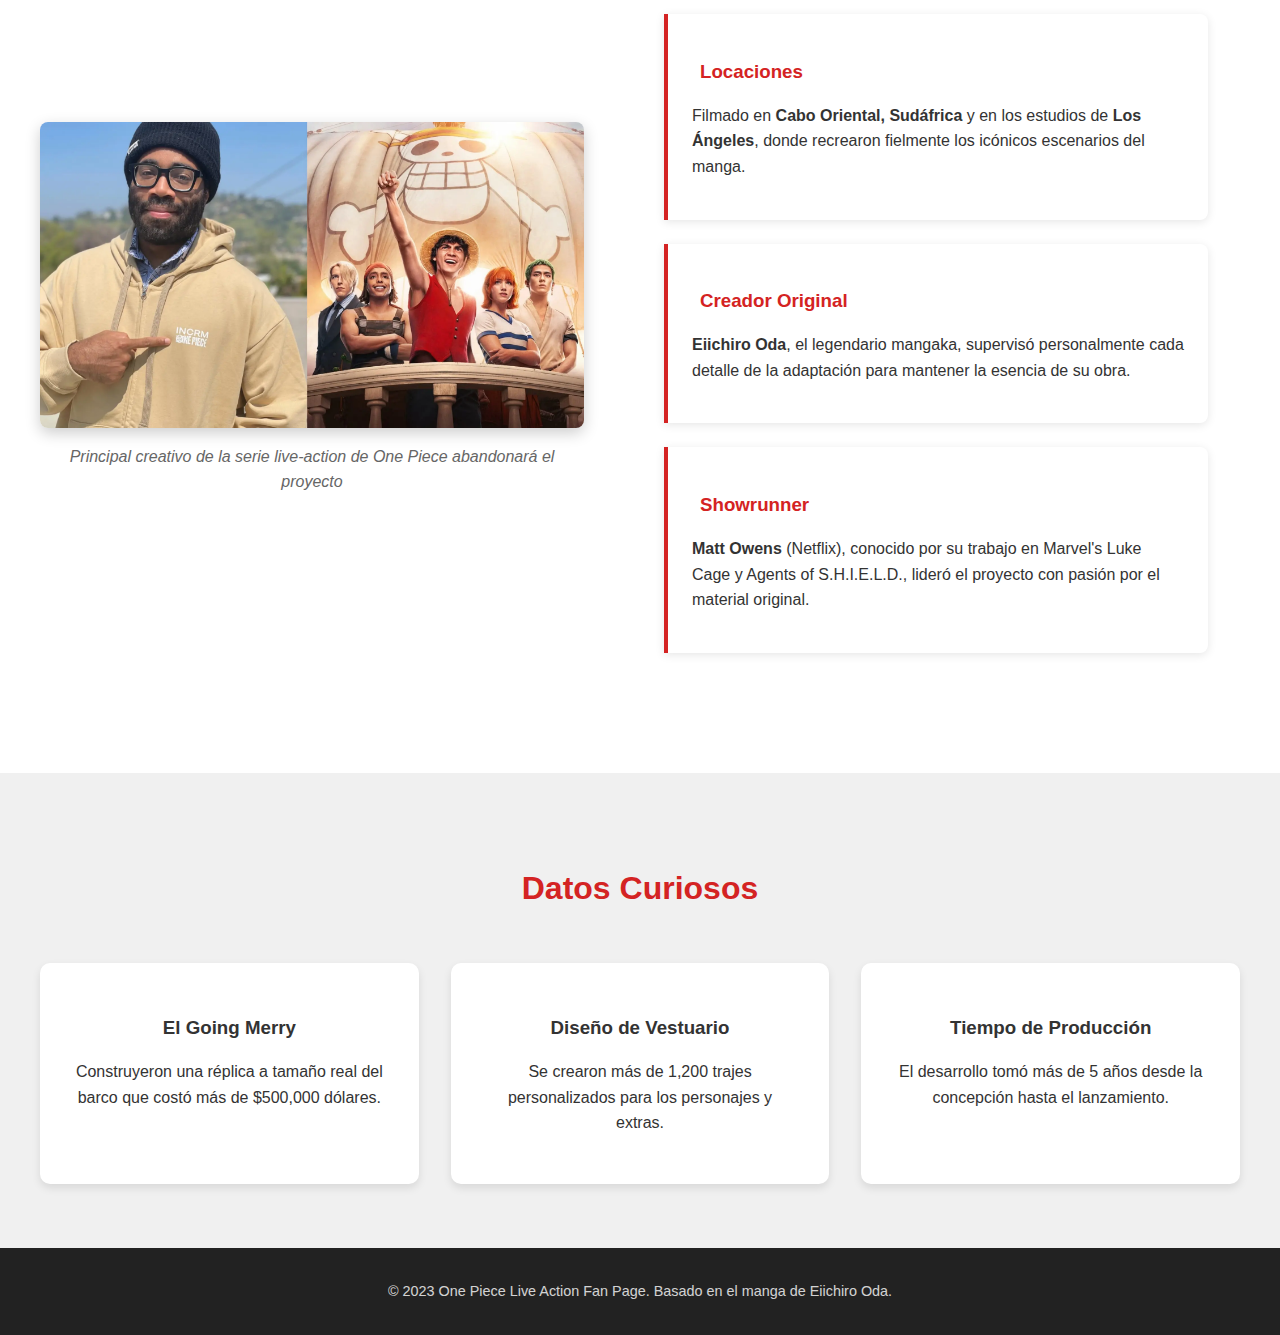
<file: pages/sobre-la-serie.html>
<!DOCTYPE html>
<html lang="es">

<head>
    <meta charset="UTF-8">
    <meta name="viewport" content="width=device-width, initial-scale=1.0">
    <link rel="icon" href="../img/icono/calavera.jpg" type="image/png">
    <title>One Piece Live Action | Sobre la Serie</title>
    <link rel="stylesheet" href="../css/general.css">
    <link rel="stylesheet" href="../css/sobre-la-serie.css">
</head>

<body>
    <header>
        <div class="header-overlay"></div>
        <img src="../img/logos/logo.png" alt="One Piece Logo" class="logo">
        <nav>
            <ul>
                <li><a href="./index.html"><img src="../img/icono/casa.svg" alt="Inicio" class="icons"> Inicio</a></li>
                <li><a href="./sobre-la-serie.html" class="active"><img src="../img/icono/info.svg" alt="Inicio"
                            class="icons">Sobre la Serie</a></li>
                <li><a href="./elenco.html"><img src="../img/icono/users.svg" alt="Inicio" class="icons">Elenco</a></li>
                <li><a href="./temporadas.html"><img src="../img/icono/lista.svg" alt="Inicio"
                            class="icons">Temporadas</a>
                </li>
                <li><a href="./eventos.html"><img src="../img/icono/calendario.svg" alt="Inicio"
                            class="icons">Eventos</a>
                </li>
                <li><a href="./contacto.html"><img src="../img/icono/correo.svg" alt="Inicio" class="icons">Contacto</a>
                </li>
            </ul>
        </nav>
    </header>

    <main>
        <section class="pages-hero">
            <div class="hero-content">
                <h1>Descubre el Mundo de One Piece</h1>
                <p class="subtitle">La épica adaptación en acción real del manga más vendido</p>
            </div>
        </section>

        <section class="synopsis-section">
            <div class="section-container">
                <div class="content-text">
                    <h2>Sinopsis</h2>
                    <p>La serie adapta el arco de <strong>"East Blue"</strong>, donde <span class="highlight">Monkey D.
                            Luffy</span> comienza su aventura para convertirse en el Rey de los Piratas. A lo largo de
                        su viaje, recluta a su tripulación inicial:</p>

                    <ul class="crew-list">
                        <li><i class="fas fa-swords"></i> <strong>Roronoa Zoro</strong> - El espadachín que busca ser el
                            más fuerte del mundo</li>
                        <li><i class="fas fa-map-marked-alt"></i> <strong>Nami</strong> - La navegante experta con un
                            pasado misterioso</li>
                        <li><i class="fas fa-bullseye"></i> <strong>Usopp</strong> - El francotirador y cuentacuentos
                        </li>
                        <li><i class="fas fa-utensils"></i> <strong>Sanji</strong> - El cocinero con técnicas de combate
                            letales</li>
                    </ul>

                    <p>Juntos, navegan en el <em class="ship-name">Going Merry</em> hacia la Grand Line, enfrentándose a
                        la Marina, otros piratas y criaturas extraordinarias en su búsqueda del legendario tesoro "One
                        Piece".</p>
                </div>
                <div class="content-image">
                    <img src="../img/escenas/going-merry.jpg" alt="Going Merry" class="featured-image">
                    <div class="image-caption">El Going Merry, primer barco de los Sombrero de Paja</div>
                </div>
            </div>
        </section>

        <section class="production-section">
            <div class="section-container reverse">
                <div class="content-text">
                    <h2><i class="fas fa-film"></i> Producción</h2>

                    <div class="production-card">
                        <h3><i class="fas fa-map-marker-alt"></i> Locaciones</h3>
                        <p>Filmado en <strong>Cabo Oriental, Sudáfrica</strong> y en los estudios de <strong>Los
                                Ángeles</strong>, donde recrearon fielmente los icónicos escenarios del manga.</p>
                    </div>

                    <div class="production-card">
                        <h3><i class="fas fa-pen-fancy"></i> Creador Original</h3>
                        <p><strong>Eiichiro Oda</strong>, el legendario mangaka, supervisó personalmente cada detalle de
                            la adaptación para mantener la esencia de su obra.</p>
                    </div>

                    <div class="production-card">
                        <h3><i class="fas fa-user-tie"></i> Showrunner</h3>
                        <p><strong>Matt Owens</strong> (Netflix), conocido por su trabajo en Marvel's Luke Cage y Agents
                            of S.H.I.E.L.D., lideró el proyecto con pasión por el material original.</p>
                    </div>
                </div>
                <div class="content-image">
                    <img src="../img/escenas/equipodeproduccion.jpg" alt="Producción de la serie"
                        class="featured-image">
                    <div class="image-caption">Principal creativo de la serie live-action de One Piece abandonará el
                        proyecto</div>
                </div>
            </div>
        </section>

        <section class="fun-facts">
            <h2><i class="fas fa-star"></i> Datos Curiosos</h2>
            <div class="facts-grid">
                <div class="fact-card">
                    <i class="fas fa-ship"></i>
                    <h3>El Going Merry</h3>
                    <p>Construyeron una réplica a tamaño real del barco que costó más de $500,000 dólares.</p>
                </div>
                <div class="fact-card">
                    <i class="fas fa-t-shirt"></i>
                    <h3>Diseño de Vestuario</h3>
                    <p>Se crearon más de 1,200 trajes personalizados para los personajes y extras.</p>
                </div>
                <div class="fact-card">
                    <i class="fas fa-clock"></i>
                    <h3>Tiempo de Producción</h3>
                    <p>El desarrollo tomó más de 5 años desde la concepción hasta el lanzamiento.</p>
                </div>
            </div>
        </section>
    </main>

    <footer>
        <div class="footer-content">
            <p class="copyright">&copy; 2023 One Piece Live Action Fan Page. Basado en el manga de Eiichiro Oda.</p>
        </div>
    </footer>
</body>

</html>
</file>
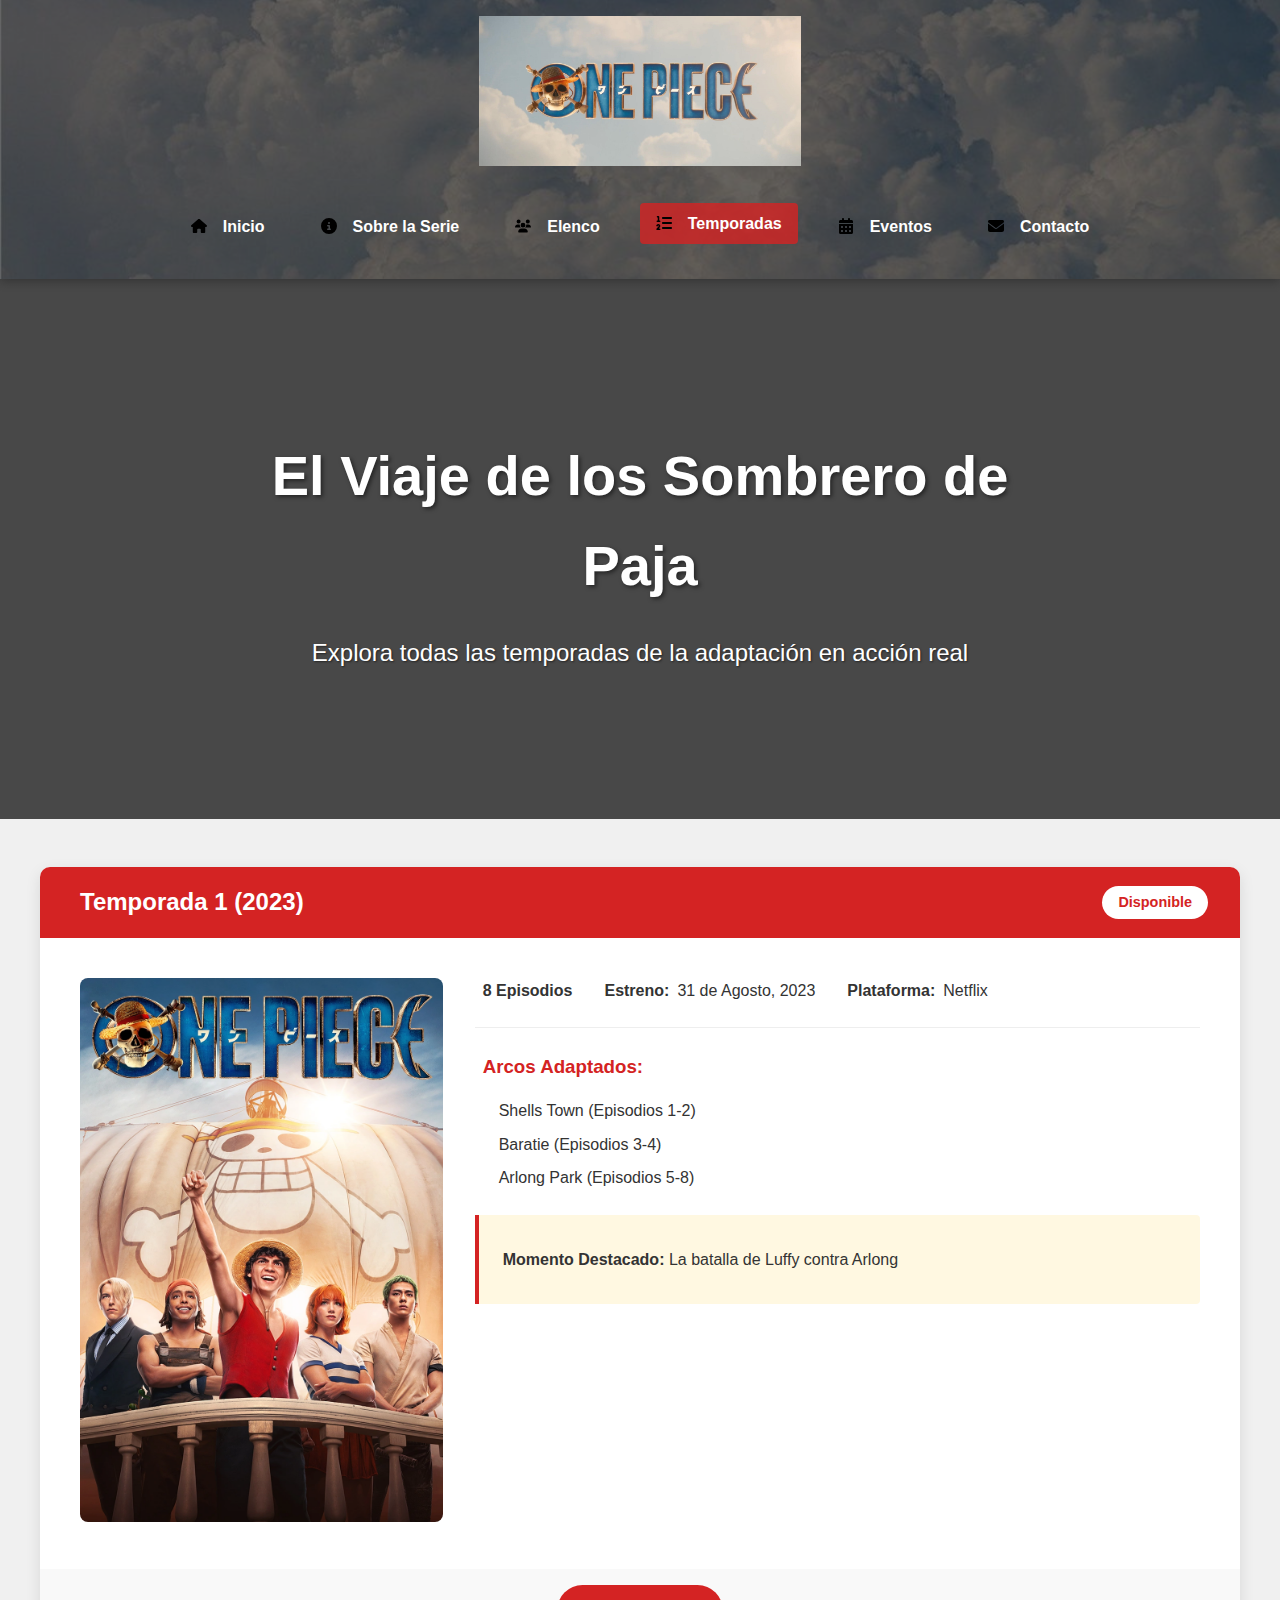
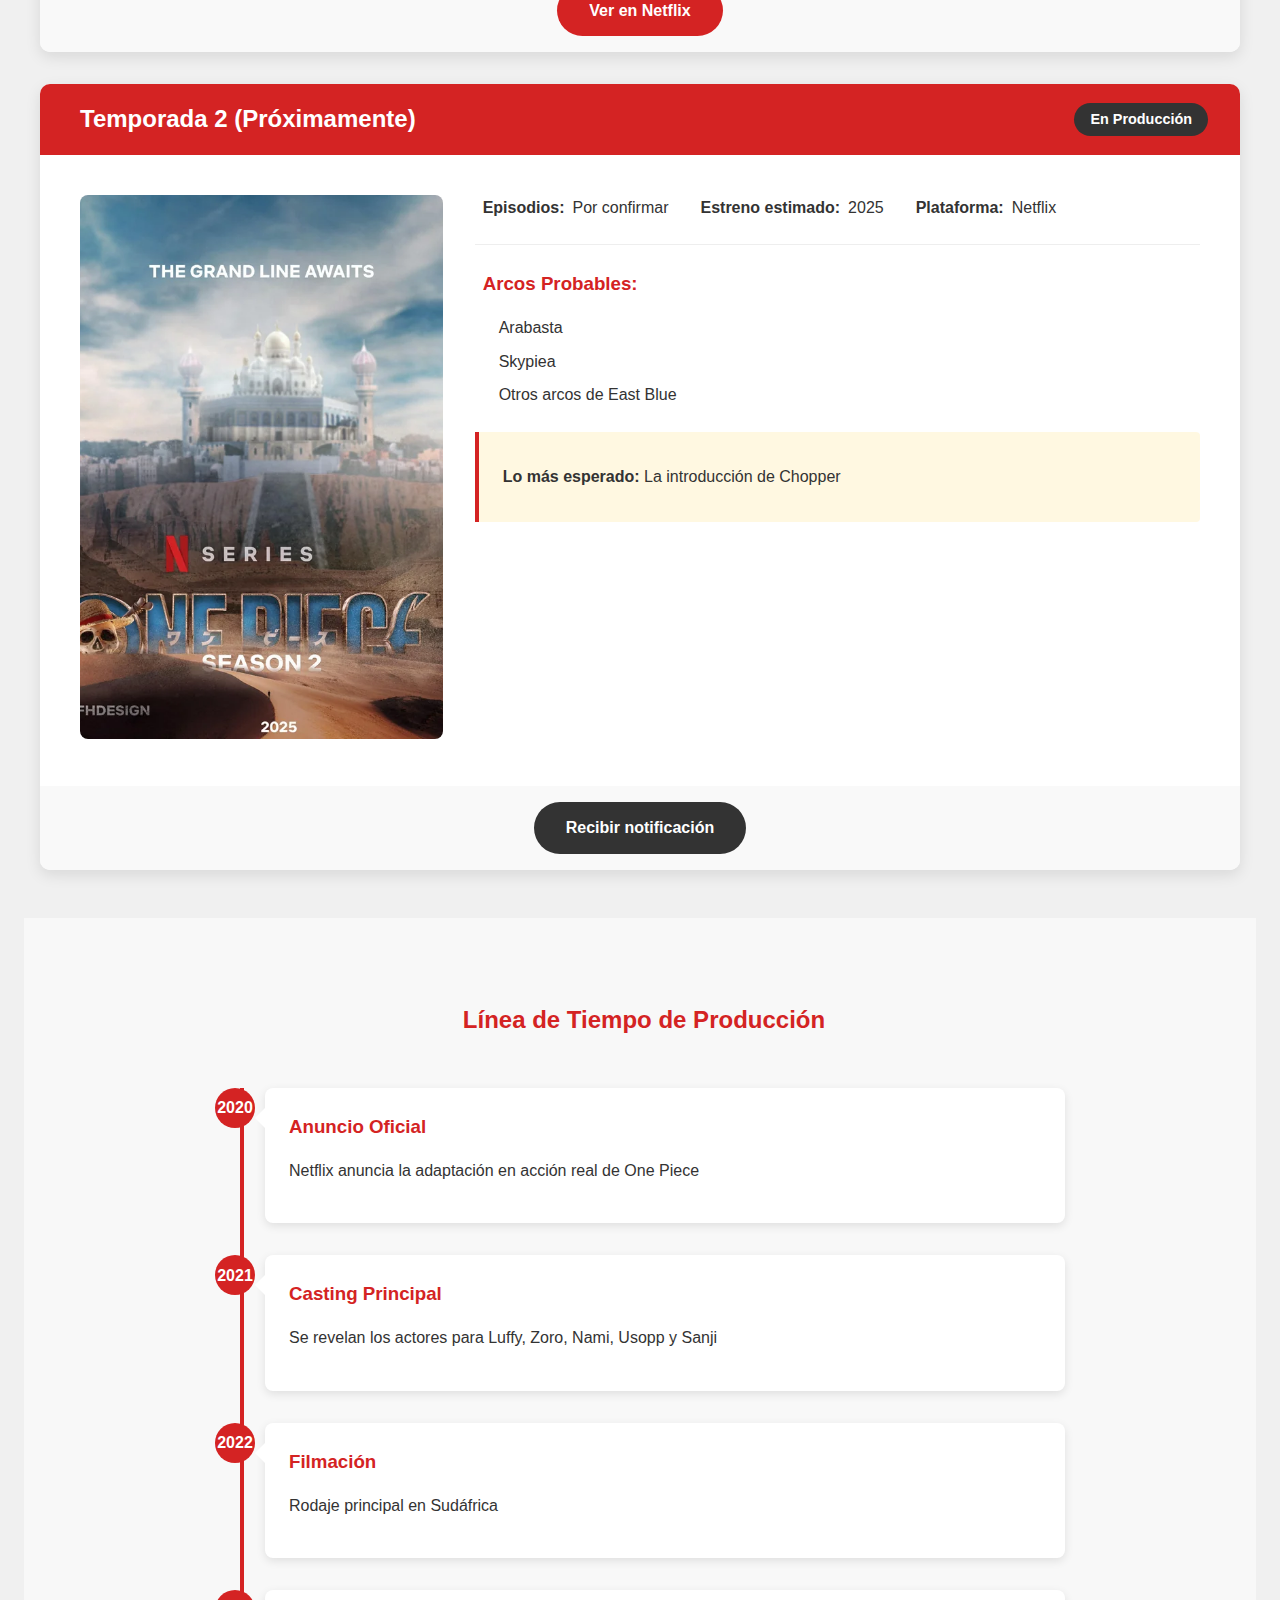
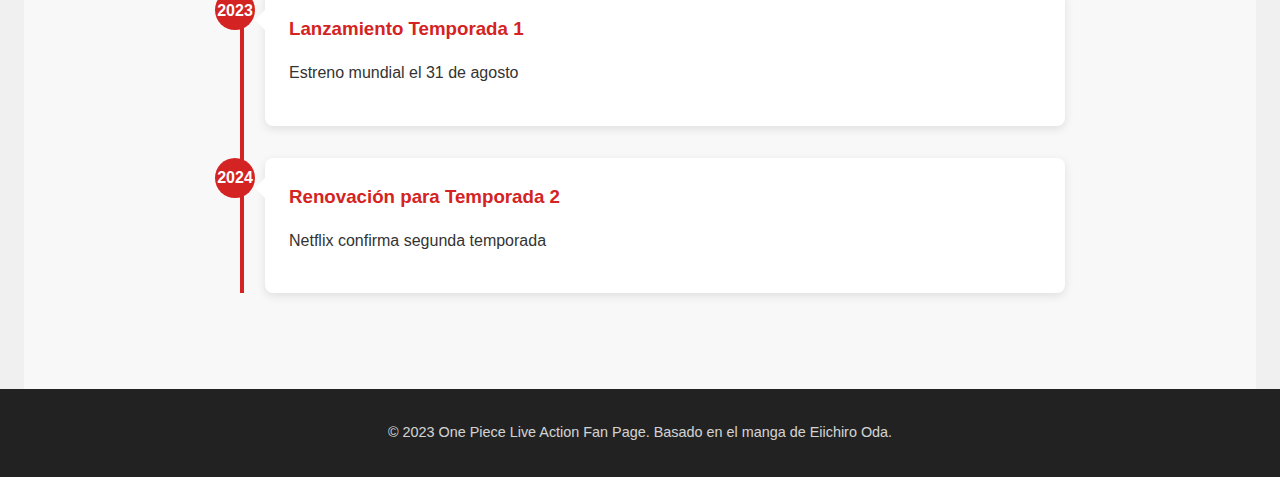
<file: pages/temporadas.html>
<!DOCTYPE html>
<html lang="es">

<head>
    <meta charset="UTF-8">
    <meta name="viewport" content="width=device-width, initial-scale=1.0">
    <link rel="icon" href="../img/icono/calavera.jpg" type="image/png">
    <title>One Piece Live Action | Temporadas</title>
    <link rel="stylesheet" href="../css/general.css">
    <link rel="stylesheet" href="../css/temporadas.css">
</head>

<body>
    <header>
        <div class="header-overlay"></div>
        <img src="../img/logos/logo.png" alt="One Piece Logo" class="logo">
        <nav>
            <ul>
                <li><a href="./index.html"><img src="../img/icono/casa.svg" alt="Inicio" class="icons"> Inicio</a></li>
                <li><a href="./sobre-la-serie.html"><img src="../img/icono/info.svg" alt="Inicio"
                            class="icons">Sobre la Serie</a></li>
                <li><a href="./elenco.html"><img src="../img/icono/users.svg" alt="Inicio" class="icons">Elenco</a></li>
                <li><a href="./temporadas.html" class="active"><img src="../img/icono/lista.svg" alt="Inicio"
                            class="icons">Temporadas</a>
                </li>
                <li><a href="./eventos.html"><img src="../img/icono/calendario.svg" alt="Inicio"
                            class="icons">Eventos</a>
                </li>
                <li><a href="./contacto.html"><img src="../img/icono/correo.svg" alt="Inicio" class="icons">Contacto</a>
                </li>
            </ul>
        </nav>
    </header>

    <main>
        <section class="pages-hero">
            <div class="hero-content">
                <h1>El Viaje de los Sombrero de Paja</h1>
                <p class="subtitle">Explora todas las temporadas de la adaptación en acción real</p>
            </div>
        </section>

        <section class="seasons-container">
            <div class="season-card season-current">
                <div class="season-header">
                    <h2><i class="fas fa-play-circle"></i> Temporada 1 (2023)</h2>
                    <div class="season-badge">Disponible</div>
                </div>
                <div class="season-content">
                    <div class="season-poster">
                        <img src="../img/escenas/temporada1.jpg" alt="Temporada 1">
                    </div>
                    <div class="season-info">
                        <div class="season-details">
                            <p><i class="fas fa-film"></i> <strong>8 Episodios</strong></p>
                            <p><i class="fas fa-calendar-alt"></i> <strong>Estreno:</strong> 31 de Agosto, 2023</p>
                            <p><i class="fas fa-globe"></i> <strong>Plataforma:</strong> Netflix</p>
                        </div>
                        <div class="season-arcs">
                            <h3><i class="fas fa-map-marked-alt"></i> Arcos Adaptados:</h3>
                            <ul class="arcs-list">
                                <li><i class="fas fa-anchor"></i> Shells Town (Episodios 1-2)</li>
                                <li><i class="fas fa-utensils"></i> Baratie (Episodios 3-4)</li>
                                <li><i class="fas fa-fish"></i> Arlong Park (Episodios 5-8)</li>
                            </ul>
                        </div>
                        <div class="season-highlight">
                            <p><i class="fas fa-star"></i> <strong>Momento Destacado:</strong> La batalla de Luffy
                                contra Arlong</p>
                        </div>
                    </div>
                </div>
                <div class="season-actions">
                    <!-- <a href="" target="_blank" class="redes-link"></a> -->
                    <a href="https://www.netflix.com/title/80217863" target="_blank" class="watch-button">Ver en Netflix</a>
                </div>
            </div>

            <div class="season-card season-upcoming">
                <div class="season-header">
                    <h2><i class="fas fa-clock"></i> Temporada 2 (Próximamente)</h2>
                    <div class="season-badge upcoming">En Producción</div>
                </div>
                <div class="season-content">
                    <div class="season-poster">
                        <img src="../img/escenas/temporada2.jpg" alt="Temporada 2">
                    </div>
                    <div class="season-info">
                        <div class="season-details">
                            <p><i class="fas fa-question-circle"></i> <strong>Episodios:</strong> Por confirmar</p>
                            <p><i class="fas fa-calendar-alt"></i> <strong>Estreno estimado:</strong> 2025</p>
                            <p><i class="fas fa-globe"></i> <strong>Plataforma:</strong> Netflix</p>
                        </div>
                        <div class="season-arcs">
                            <h3><i class="fas fa-map-marked-alt"></i> Arcos Probables:</h3>
                            <ul class="arcs-list">
                                <li><i class="fas fa-sun"></i> Arabasta</li>
                                <li><i class="fas fa-cloud"></i> Skypiea</li>
                                <li><i class="fas fa-question"></i> Otros arcos de East Blue</li>
                            </ul>
                        </div>
                        <div class="season-highlight">
                            <p><i class="fas fa-exclamation-triangle"></i> <strong>Lo más esperado:</strong> La
                                introducción de Chopper</p>
                        </div>
                    </div>
                </div>
                <div class="season-actions">
                    <a href="#" class="notify-button">Recibir notificación</a>
                </div>
            </div>
        </section>

        <section class="timeline-section">
            <h2><i class="fas fa-history"></i> Línea de Tiempo de Producción</h2>
            <div class="timeline-container">
                <div class="timeline-item">
                    <div class="timeline-date">2020</div>
                    <div class="timeline-content">
                        <h3>Anuncio Oficial</h3>
                        <p>Netflix anuncia la adaptación en acción real de One Piece</p>
                    </div>
                </div>
                <div class="timeline-item">
                    <div class="timeline-date">2021</div>
                    <div class="timeline-content">
                        <h3>Casting Principal</h3>
                        <p>Se revelan los actores para Luffy, Zoro, Nami, Usopp y Sanji</p>
                    </div>
                </div>
                <div class="timeline-item">
                    <div class="timeline-date">2022</div>
                    <div class="timeline-content">
                        <h3>Filmación</h3>
                        <p>Rodaje principal en Sudáfrica</p>
                    </div>
                </div>
                <div class="timeline-item">
                    <div class="timeline-date">2023</div>
                    <div class="timeline-content">
                        <h3>Lanzamiento Temporada 1</h3>
                        <p>Estreno mundial el 31 de agosto</p>
                    </div>
                </div>
                <div class="timeline-item">
                    <div class="timeline-date">2024</div>
                    <div class="timeline-content">
                        <h3>Renovación para Temporada 2</h3>
                        <p>Netflix confirma segunda temporada</p>
                    </div>
                </div>
            </div>
        </section>
    </main>

    <footer>
        <div class="footer-content">
            <p class="copyright">&copy; 2023 One Piece Live Action Fan Page. Basado en el manga de Eiichiro Oda.</p>
        </div>
    </footer>
</body>

</html>
</file>
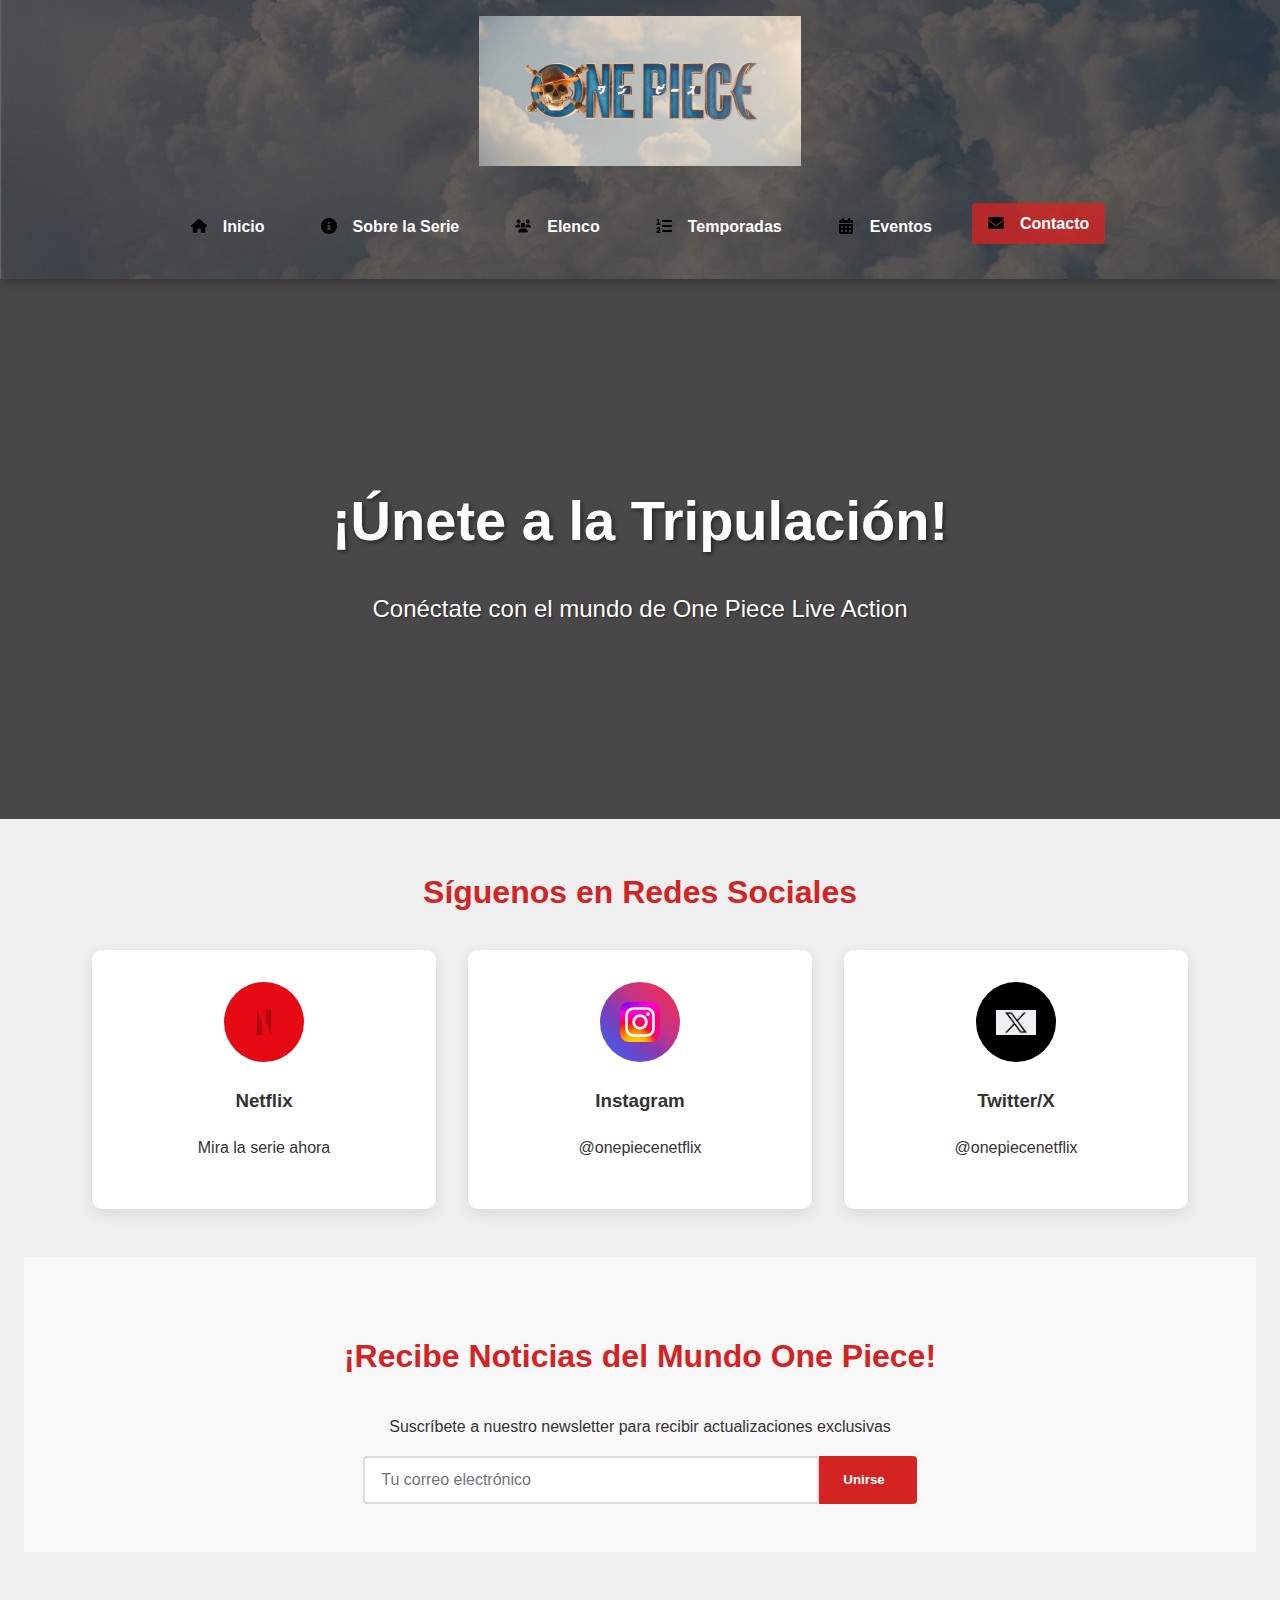
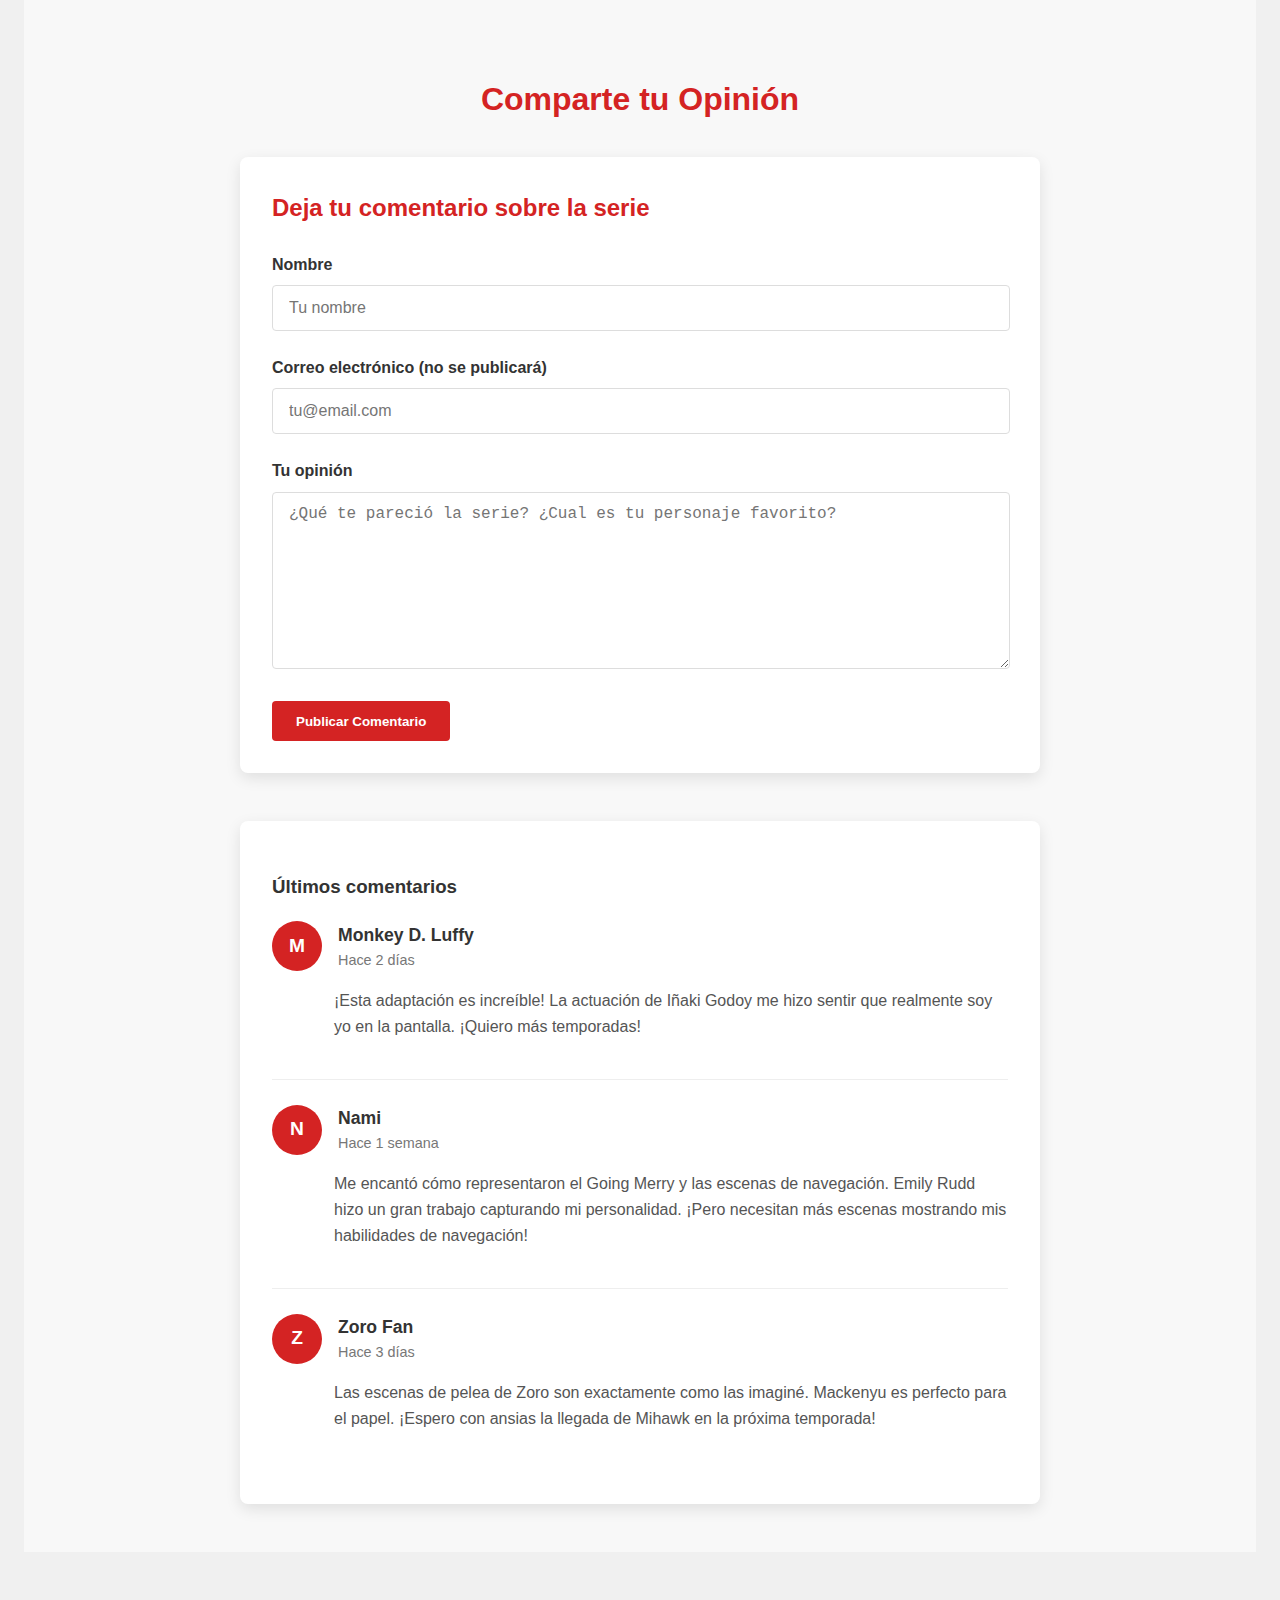
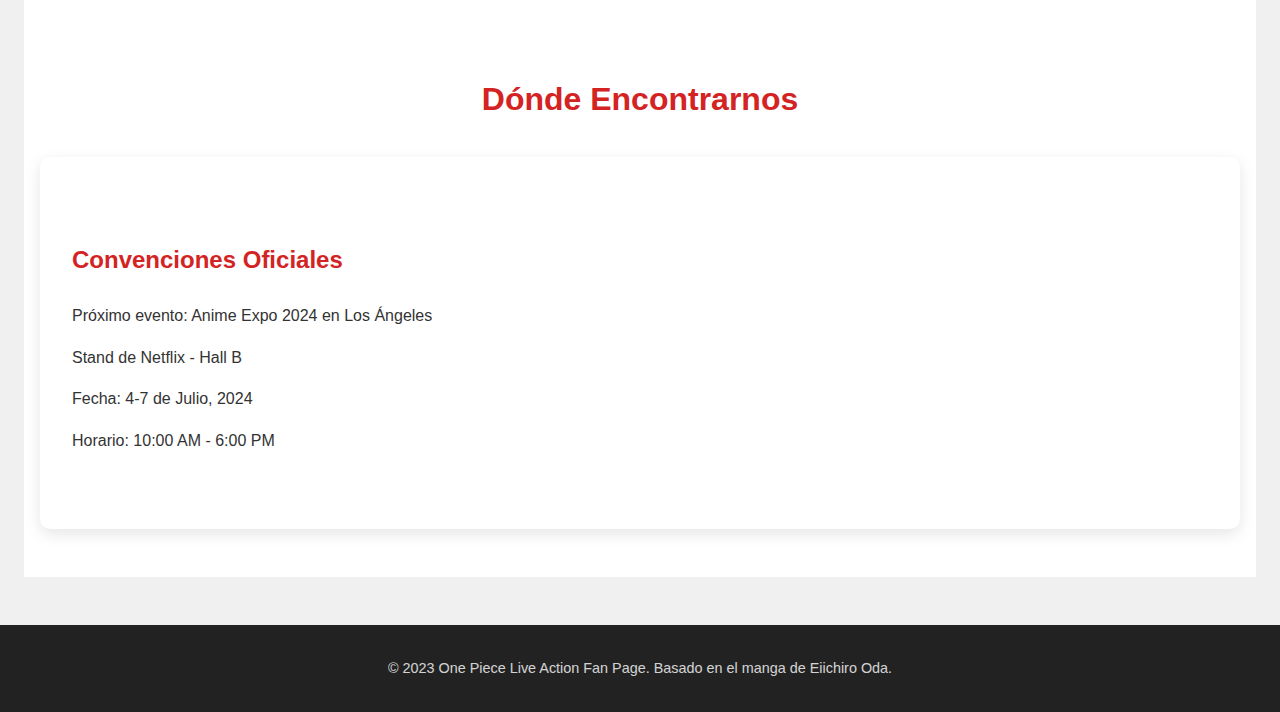
<file: public/pages/contacto.html>
<!DOCTYPE html>
<html lang="es">

<head>
    <meta charset="UTF-8">
    <meta name="viewport" content="width=device-width, initial-scale=1.0">
    <link rel="icon" href="../img/icono/calavera.jpg" type="image/png">
    <title>One Piece Live Action | Contacto</title>
    <link rel="stylesheet" href="../css/general.css">
    <link rel="stylesheet" href="../css/contacto.css">
</head>

<body>
    <header>
        <div class="header-overlay"></div>
        <img src="../img/logos/logo.png" alt="One Piece Logo" class="logo">
        <nav>
            <ul>
                <li><a href="../index.html"><img src="../img/icono/casa.svg" alt="Inicio" class="icons"> Inicio</a></li>
                <li><a href="./sobre-la-serie.html"><img src="../img/icono/info.svg" alt="Inicio"
                            class="icons">Sobre la Serie</a></li>
                <li><a href="./elenco.html"><img src="../img/icono/users.svg" alt="Inicio" class="icons">Elenco</a></li>
                <li><a href="./temporadas.html"><img src="../img/icono/lista.svg" alt="Inicio"
                            class="icons">Temporadas</a>
                </li>
                <li><a href="./eventos.html"><img src="../img/icono/calendario.svg" alt="Inicio"
                            class="icons">Eventos</a>
                </li>
                <li><a href="./contacto.html" class="active"><img src="../img/icono/correo.svg" alt="Inicio" class="icons">Contacto</a>
                </li>
            </ul>
        </nav>
    </header>

    <main>
        <section class="pages-hero">
            <div class="hero-content">
                <h1>¡Únete a la Tripulación!</h1>
                <p class="subtitle">Conéctate con el mundo de One Piece Live Action</p>
            </div>
        </section>

        <section class="redes-sociales">
            <h2 class="section-title">Síguenos en Redes Sociales</h2>
            <div class="redes-container">
                <div class="redes-card">
                    <a href="https://www.netflix.com/title/80217863" target="_blank" class="redes-link">
                        <div class="redes-icon netflix">
                            <img src="../img/logos/netflix-logo.png" alt="Netflix" class="netflix-logo">
                        </div>
                        <h3>Netflix</h3>
                        <p>Mira la serie ahora</p>
                    </a>
                </div>

                <div class="redes-card">
                    <a href="https://www.instagram.com/onepiecenetflix/" target="_blank" class="redes-link">
                        <div class="redes-icon instagram">
                            <img src="../img/logos/instagram-logo.png" alt="Instagram" class="netflix-logo">
                        </div>
                        <h3>Instagram</h3>
                        <p>@onepiecenetflix</p>
                    </a>
                </div>

                <div class="redes-card">
                    <a href="https://x.com/onepiecenetflix" target="_blank" class="redes-link">
                        <div class="redes-icon x">
                            <img src="../img/logos/X.jpg" alt="X" class="netflix-logo">
                        </div>
                        <h3>Twitter/X</h3>
                        <p>@onepiecenetflix</p>
                    </a>
                </div>
            </div>
        </section>

        <section class="newsletter">
            <h2 class="section-title">¡Recibe Noticias del Mundo One Piece!</h2>
            <p>Suscríbete a nuestro newsletter para recibir actualizaciones exclusivas</p>
            <form class="newsletter-form">
                <input type="email" placeholder="Tu correo electrónico" required>
                <button type="submit">Unirse <i class="fas fa-arrow-right"></i></button>
            </form>
        </section>

        <section class="comentarios-section">
            <h2 class="section-title">Comparte tu Opinión</h2>
            <div class="comentarios-container">
                <div class="comentario-form">
                    <h3>Deja tu comentario sobre la serie</h3>
                    <form>
                        <div class="form-group">
                            <label for="nombre">Nombre</label>
                            <input type="text" id="nombre" placeholder="Tu nombre" required>
                        </div>
                        <div class="form-group">
                            <label for="email">Correo electrónico (no se publicará)</label>
                            <input type="email" id="email" placeholder="tu@email.com" required>
                        </div>
                        <div class="form-group">
                            <label for="comentario">Tu opinión</label>
                            <textarea id="comentario"
                                placeholder="¿Qué te pareció la serie? ¿Cual es tu personaje favorito?"></textarea>
                        </div>
                        <button type="submit" class="submit-btn">Publicar Comentario</button>
                    </form>
                </div>

                <div class="comentarios-list">
                    <h3>Últimos comentarios</h3>

                    <div class="comentario">
                        <div class="comentario-header">
                            <div class="comentario-avatar">M</div>
                            <div class="comentario-info">
                                <h4>Monkey D. Luffy</h4>
                                <span>Hace 2 días</span>
                            </div>
                        </div>
                        <div class="comentario-texto">
                            <p>¡Esta adaptación es increíble! La actuación de Iñaki Godoy me hizo sentir que realmente
                                soy yo en la pantalla. ¡Quiero más temporadas!</p>
                        </div>
                    </div>

                    <div class="comentario">
                        <div class="comentario-header">
                            <div class="comentario-avatar">N</div>
                            <div class="comentario-info">
                                <h4>Nami</h4>
                                <span>Hace 1 semana</span>
                            </div>
                        </div>
                        <div class="comentario-texto">
                            <p>Me encantó cómo representaron el Going Merry y las escenas de navegación. Emily Rudd hizo
                                un gran trabajo capturando mi personalidad. ¡Pero necesitan más escenas mostrando mis
                                habilidades de navegación!</p>
                        </div>
                    </div>

                    <div class="comentario">
                        <div class="comentario-header">
                            <div class="comentario-avatar">Z</div>
                            <div class="comentario-info">
                                <h4>Zoro Fan</h4>
                                <span>Hace 3 días</span>
                            </div>
                        </div>
                        <div class="comentario-texto">
                            <p>Las escenas de pelea de Zoro son exactamente como las imaginé. Mackenyu es perfecto para
                                el papel. ¡Espero con ansias la llegada de Mihawk en la próxima temporada!</p>
                        </div>
                    </div>
                </div>
            </div>
        </section>

        <section class="ubicacion">
            <h2 class="section-title">Dónde Encontrarnos</h2>
            <div class="mapa-container">
                <div class="mapa-info">
                    <h3>Convenciones Oficiales</h3>
                    <p>Próximo evento: Anime Expo 2024 en Los Ángeles</p>
                    <p>Stand de Netflix - Hall B</p>
                    <p>Fecha: 4-7 de Julio, 2024</p>
                    <p>Horario: 10:00 AM - 6:00 PM</p>
                </div>
                <div class="mapa-iframe">
                    <iframe
                        src="https://www.google.com/maps/embed?pb=!1m18!1m12!1m3!1d3304.853771326925!2d-118.2698459242663!3d34.04046507314453!2m3!1f0!2f0!3f0!3m2!1i1024!2i768!4f13.1!3m3!1m2!1s0x80c2c7c3b1c00001%3A0x6a0e314e9a9a0e1!2sLos%20Angeles%20Convention%20Center!5e0!3m2!1sen!2sus!4v1711234567890!5m2!1sen!2sus"
                        width="100%" height="300" style="border:0;" allowfullscreen="" loading="lazy"
                        referrerpolicy="no-referrer-when-downgrade"></iframe>
                </div>
            </div>
        </section>
    </main>

    <footer>
        <p class="copyright">&copy; 2023 One Piece Live Action Fan Page. Basado en el manga de Eiichiro Oda.</p>
    </footer>
</body>

</html>
</file>
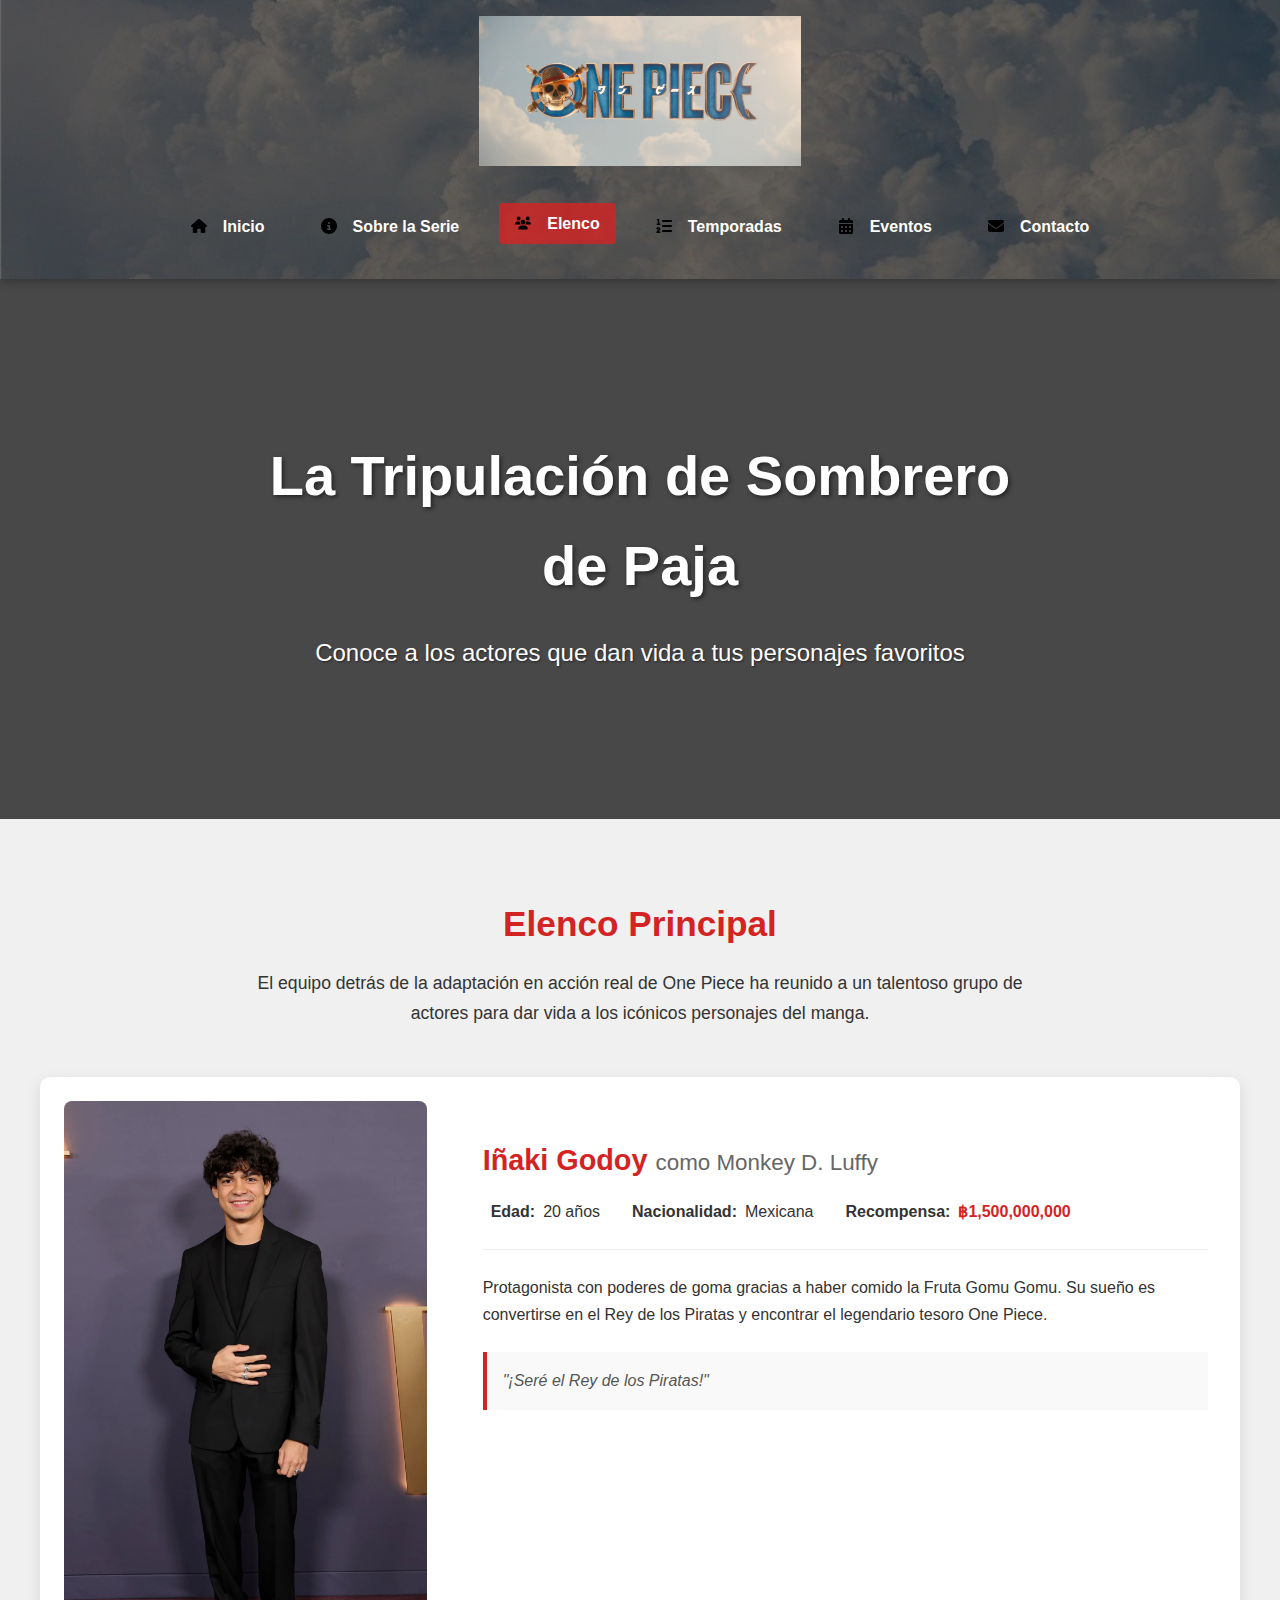
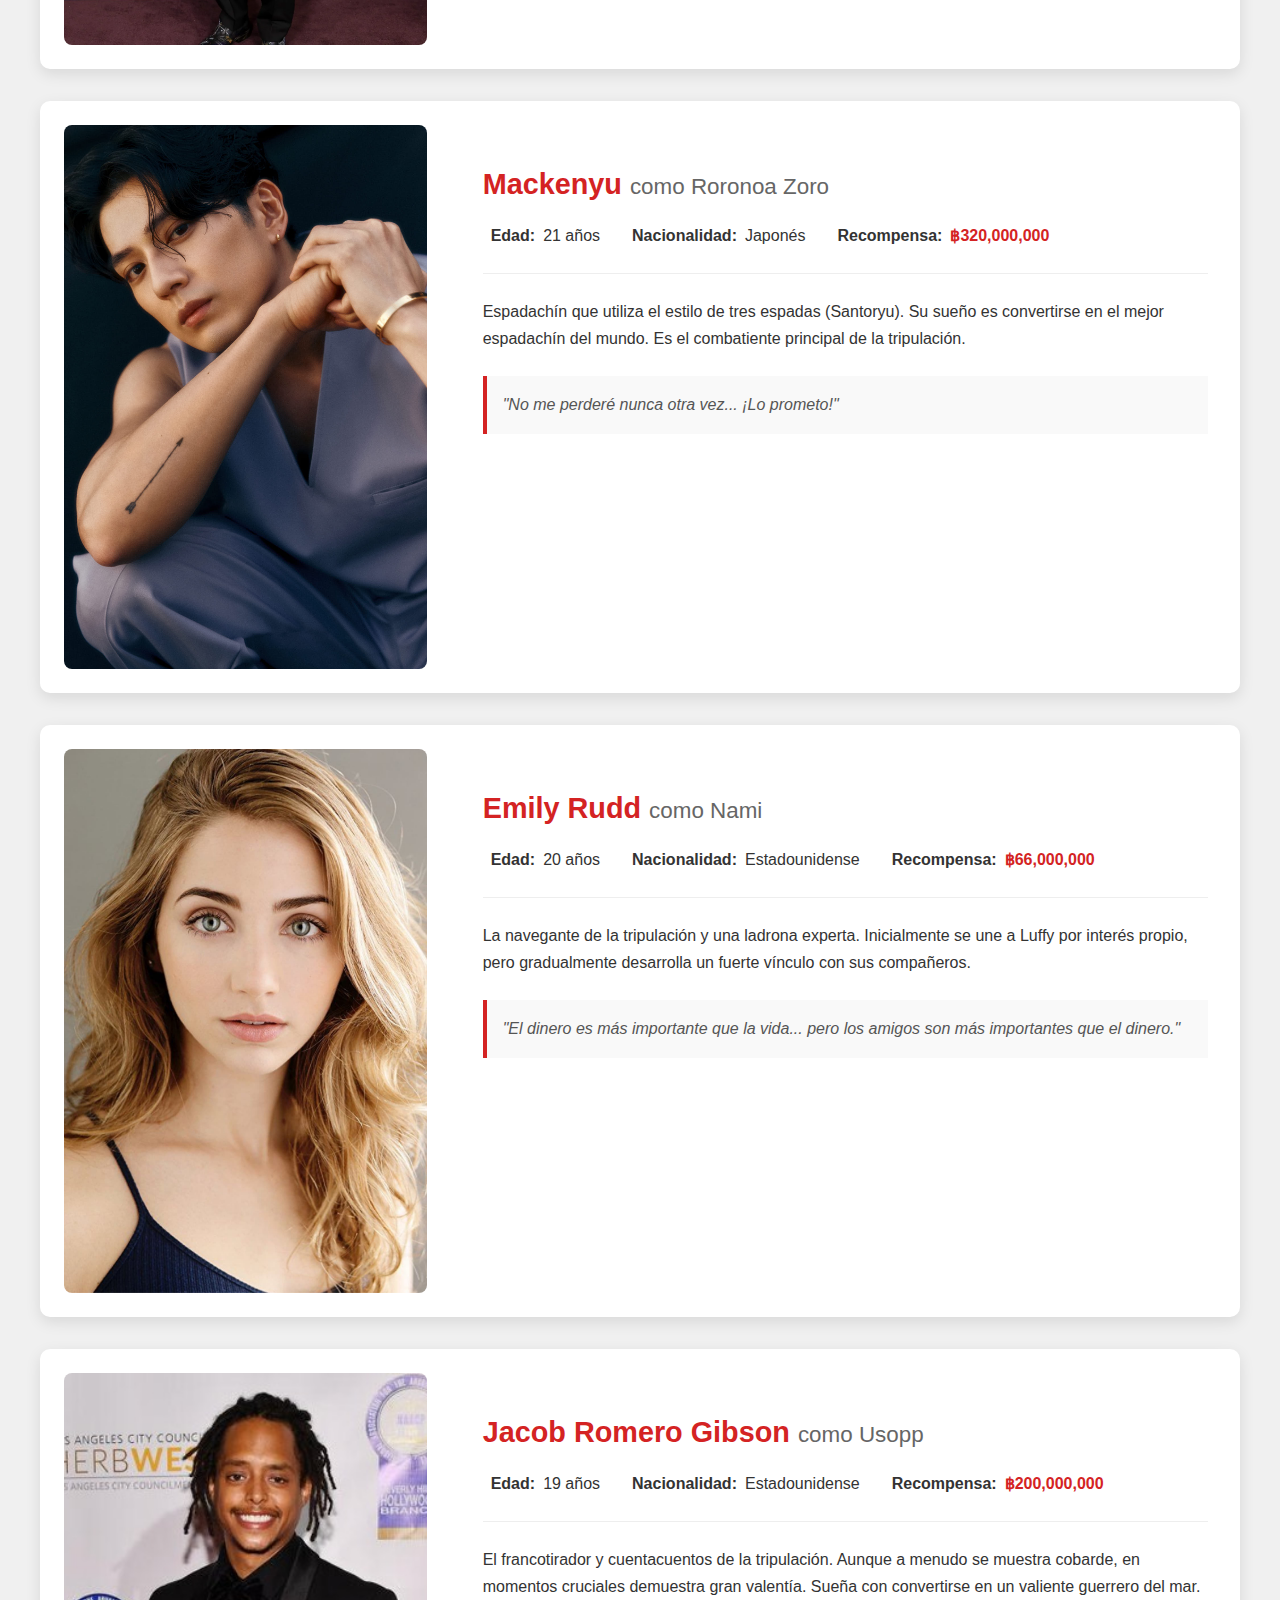
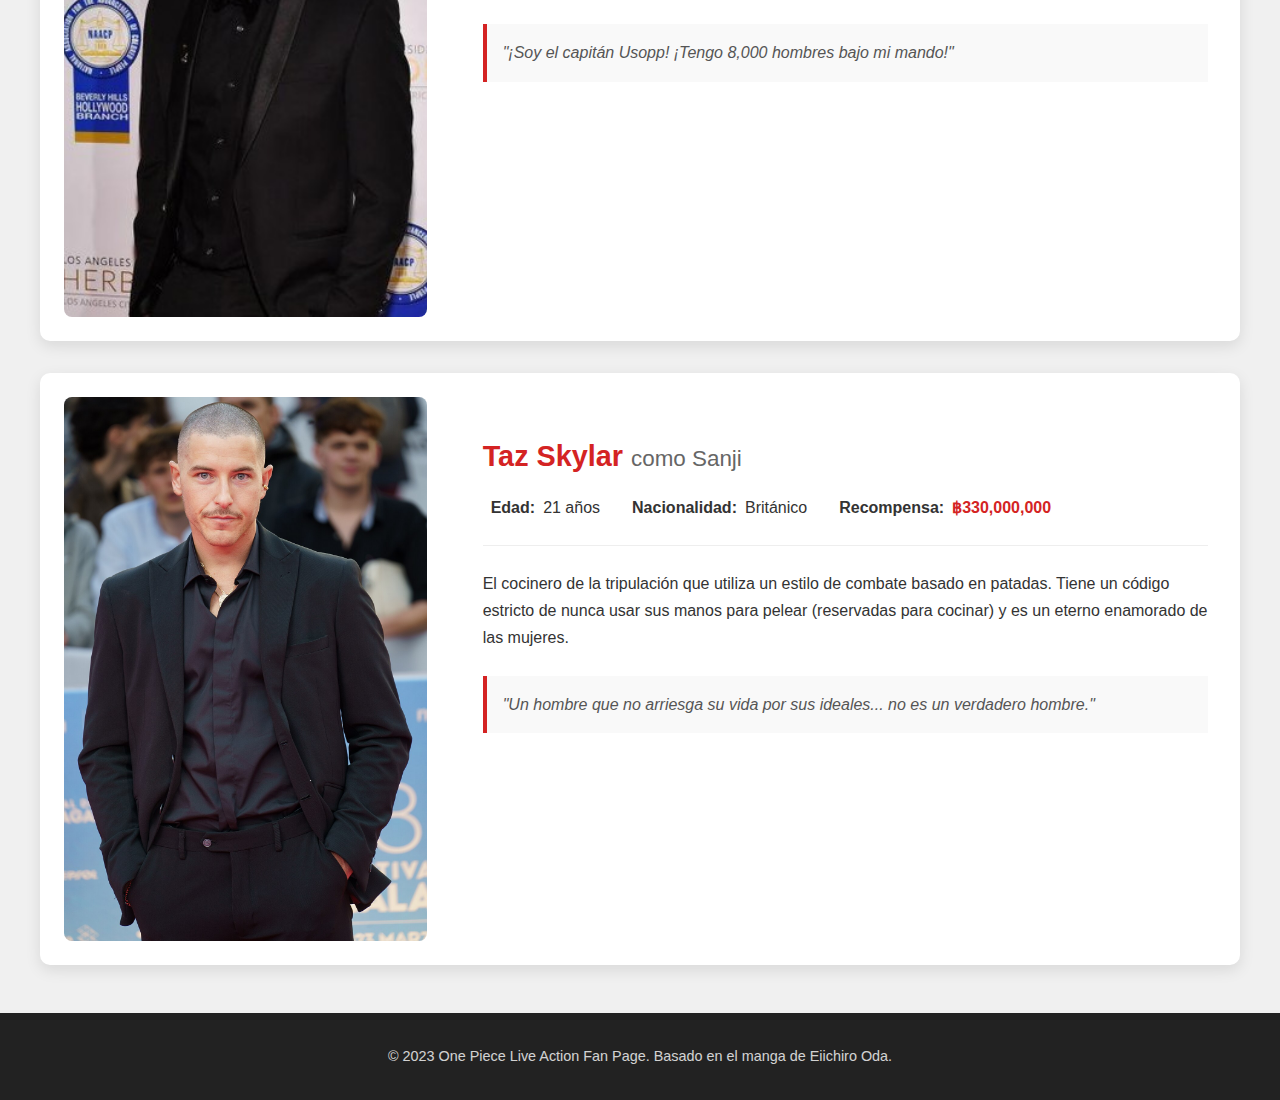
<file: public/pages/elenco.html>
<!DOCTYPE html>
<html lang="es">

<head>
    <meta charset="UTF-8">
    <meta name="viewport" content="width=device-width, initial-scale=1.0">
    <link rel="icon" href="../img/icono/calavera.jpg" type="image/png">
    <title>One Piece Live Action | Elenco</title>
    <link rel="stylesheet" href="../css/general.css">
    <link rel="stylesheet" href="../css/elenco.css">
</head>

<body>
    <header>
        <div class="header-overlay"></div>
        <img src="../img/logos/logo.png" alt="One Piece Logo" class="logo">
        <nav>
            <ul>
                <li><a href="../index.html"><img src="../img/icono/casa.svg" alt="Inicio" class="icons"> Inicio</a></li>
                <li><a href="./pages/sobre-la-serie.html"><img src="../img/icono/info.svg" alt="Inicio"
                            class="icons">Sobre la Serie</a></li>
                <li><a href="./pages/elenco.html" class="active"><img src="../img/icono/users.svg" alt="Inicio" class="icons">Elenco</a></li>
                <li><a href="./pages/temporadas.html"><img src="../img/icono/lista.svg" alt="Inicio"
                            class="icons">Temporadas</a>
                </li>
                <li><a href="./pages/eventos.html"><img src="../img/icono/calendario.svg" alt="Inicio"
                            class="icons">Eventos</a>
                </li>
                <li><a href="./pages/contacto.html"><img src="../img/icono/correo.svg" alt="Inicio" class="icons">Contacto</a>
                </li>
            </ul>
        </nav>
    </header>

    <main>
        <section class="pages-hero">
            <div class="hero-content">
                <h1>La Tripulación de Sombrero de Paja</h1>
                <p class="subtitle">Conoce a los actores que dan vida a tus personajes favoritos</p>
            </div>
        </section>

        <section class="cast-container">
            <div class="cast-intro">
                <h2><i class="fas fa-star"></i> Elenco Principal</h2>
                <p>El equipo detrás de la adaptación en acción real de One Piece ha reunido a un talentoso grupo de
                    actores para dar vida a los icónicos personajes del manga.</p>
            </div>

            <div class="cast-grid">
                <!-- Luffy -->
                <div class="cast-card">
                    <div class="cast-images">
                        <img src="../img/elenco/luffy.jpg" alt="Iñaki Godoy" class="actor-photo">
                    </div>
                    <div class="cast-info">
                        <h3>Iñaki Godoy <span class="character-name">como Monkey D. Luffy</span></h3>
                        <div class="actor-details">
                            <p><i class="fas fa-birthday-cake"></i> <strong>Edad:</strong> 20 años</p>
                            <p><i class="fas fa-map-marker-alt"></i> <strong>Nacionalidad:</strong> Mexicana</p>
                            <p><i class="fas fa-trophy"></i> <strong>Recompensa:</strong> <span
                                    class="bounty">฿1,500,000,000</span></p>
                        </div>
                        <p class="character-bio">Protagonista con poderes de goma gracias a haber comido la Fruta Gomu
                            Gomu. Su sueño es convertirse en el Rey de los Piratas y encontrar el legendario tesoro One
                            Piece.</p>
                        <div class="character-quote">"¡Seré el Rey de los Piratas!"</div>
                    </div>
                </div>

                <!-- Zoro -->
                <div class="cast-card">
                    <div class="cast-images">
                        <img src="../img/elenco/zoro.jpg" alt="Mackenyu" class="actor-photo">
                    </div>
                    <div class="cast-info">
                        <h3>Mackenyu <span class="character-name">como Roronoa Zoro</span></h3>
                        <div class="actor-details">
                            <p><i class="fas fa-birthday-cake"></i> <strong>Edad:</strong> 21 años</p>
                            <p><i class="fas fa-map-marker-alt"></i> <strong>Nacionalidad:</strong> Japonés</p>
                            <p><i class="fas fa-trophy"></i> <strong>Recompensa:</strong> <span
                                    class="bounty">฿320,000,000</span></p>
                        </div>
                        <p class="character-bio">Espadachín que utiliza el estilo de tres espadas (Santoryu). Su sueño
                            es convertirse en el mejor espadachín del mundo. Es el combatiente principal de la
                            tripulación.</p>
                        <div class="character-quote">"No me perderé nunca otra vez... ¡Lo prometo!"</div>
                    </div>
                </div>

                <!-- Nami -->
                <div class="cast-card">
                    <div class="cast-images">
                        <img src="../img/elenco/nami.jpg" alt="Emily Rudd" class="actor-photo">
                    </div>
                    <div class="cast-info">
                        <h3>Emily Rudd <span class="character-name">como Nami</span></h3>
                        <div class="actor-details">
                            <p><i class="fas fa-birthday-cake"></i> <strong>Edad:</strong> 20 años</p>
                            <p><i class="fas fa-map-marker-alt"></i> <strong>Nacionalidad:</strong> Estadounidense</p>
                            <p><i class="fas fa-trophy"></i> <strong>Recompensa:</strong> <span
                                    class="bounty">฿66,000,000</span></p>
                        </div>
                        <p class="character-bio">La navegante de la tripulación y una ladrona experta. Inicialmente se
                            une a Luffy por interés propio, pero gradualmente desarrolla un fuerte vínculo con sus
                            compañeros.</p>
                        <div class="character-quote">"El dinero es más importante que la vida... pero los amigos son más
                            importantes que el dinero."</div>
                    </div>
                </div>

                <!-- Usopp -->
                <div class="cast-card">
                    <div class="cast-images">
                        <img src="../img/elenco/ussop.jpg" alt="Jacob Romero Gibson" class="actor-photo">
                    </div>
                    <div class="cast-info">
                        <h3>Jacob Romero Gibson <span class="character-name">como Usopp</span></h3>
                        <div class="actor-details">
                            <p><i class="fas fa-birthday-cake"></i> <strong>Edad:</strong> 19 años</p>
                            <p><i class="fas fa-map-marker-alt"></i> <strong>Nacionalidad:</strong> Estadounidense</p>
                            <p><i class="fas fa-trophy"></i> <strong>Recompensa:</strong> <span
                                    class="bounty">฿200,000,000</span></p>
                        </div>
                        <p class="character-bio">El francotirador y cuentacuentos de la tripulación. Aunque a menudo se
                            muestra cobarde, en momentos cruciales demuestra gran valentía. Sueña con convertirse en un
                            valiente guerrero del mar.</p>
                        <div class="character-quote">"¡Soy el capitán Usopp! ¡Tengo 8,000 hombres bajo mi mando!"</div>
                    </div>
                </div>

                <!-- Sanji -->
                <div class="cast-card">
                    <div class="cast-images">
                        <img src="../img/elenco/sanji.jpg" alt="Taz Skylar" class="actor-photo">
                    </div>
                    <div class="cast-info">
                        <h3>Taz Skylar <span class="character-name">como Sanji</span></h3>
                        <div class="actor-details">
                            <p><i class="fas fa-birthday-cake"></i> <strong>Edad:</strong> 21 años</p>
                            <p><i class="fas fa-map-marker-alt"></i> <strong>Nacionalidad:</strong> Británico</p>
                            <p><i class="fas fa-trophy"></i> <strong>Recompensa:</strong> <span
                                    class="bounty">฿330,000,000</span></p>
                        </div>
                        <p class="character-bio">El cocinero de la tripulación que utiliza un estilo de combate basado
                            en patadas. Tiene un código estricto de nunca usar sus manos para pelear (reservadas para
                            cocinar) y es un eterno enamorado de las mujeres.</p>
                        <div class="character-quote">"Un hombre que no arriesga su vida por sus ideales... no es un
                            verdadero hombre."</div>
                    </div>
                </div>
            </div>
        </section>
    </main>

    <footer>
        <div class="footer-content">
            <p class="copyright">&copy; 2023 One Piece Live Action Fan Page. Basado en el manga de Eiichiro Oda.</p>
        </div>
    </footer>
</body>

</html>
</file>
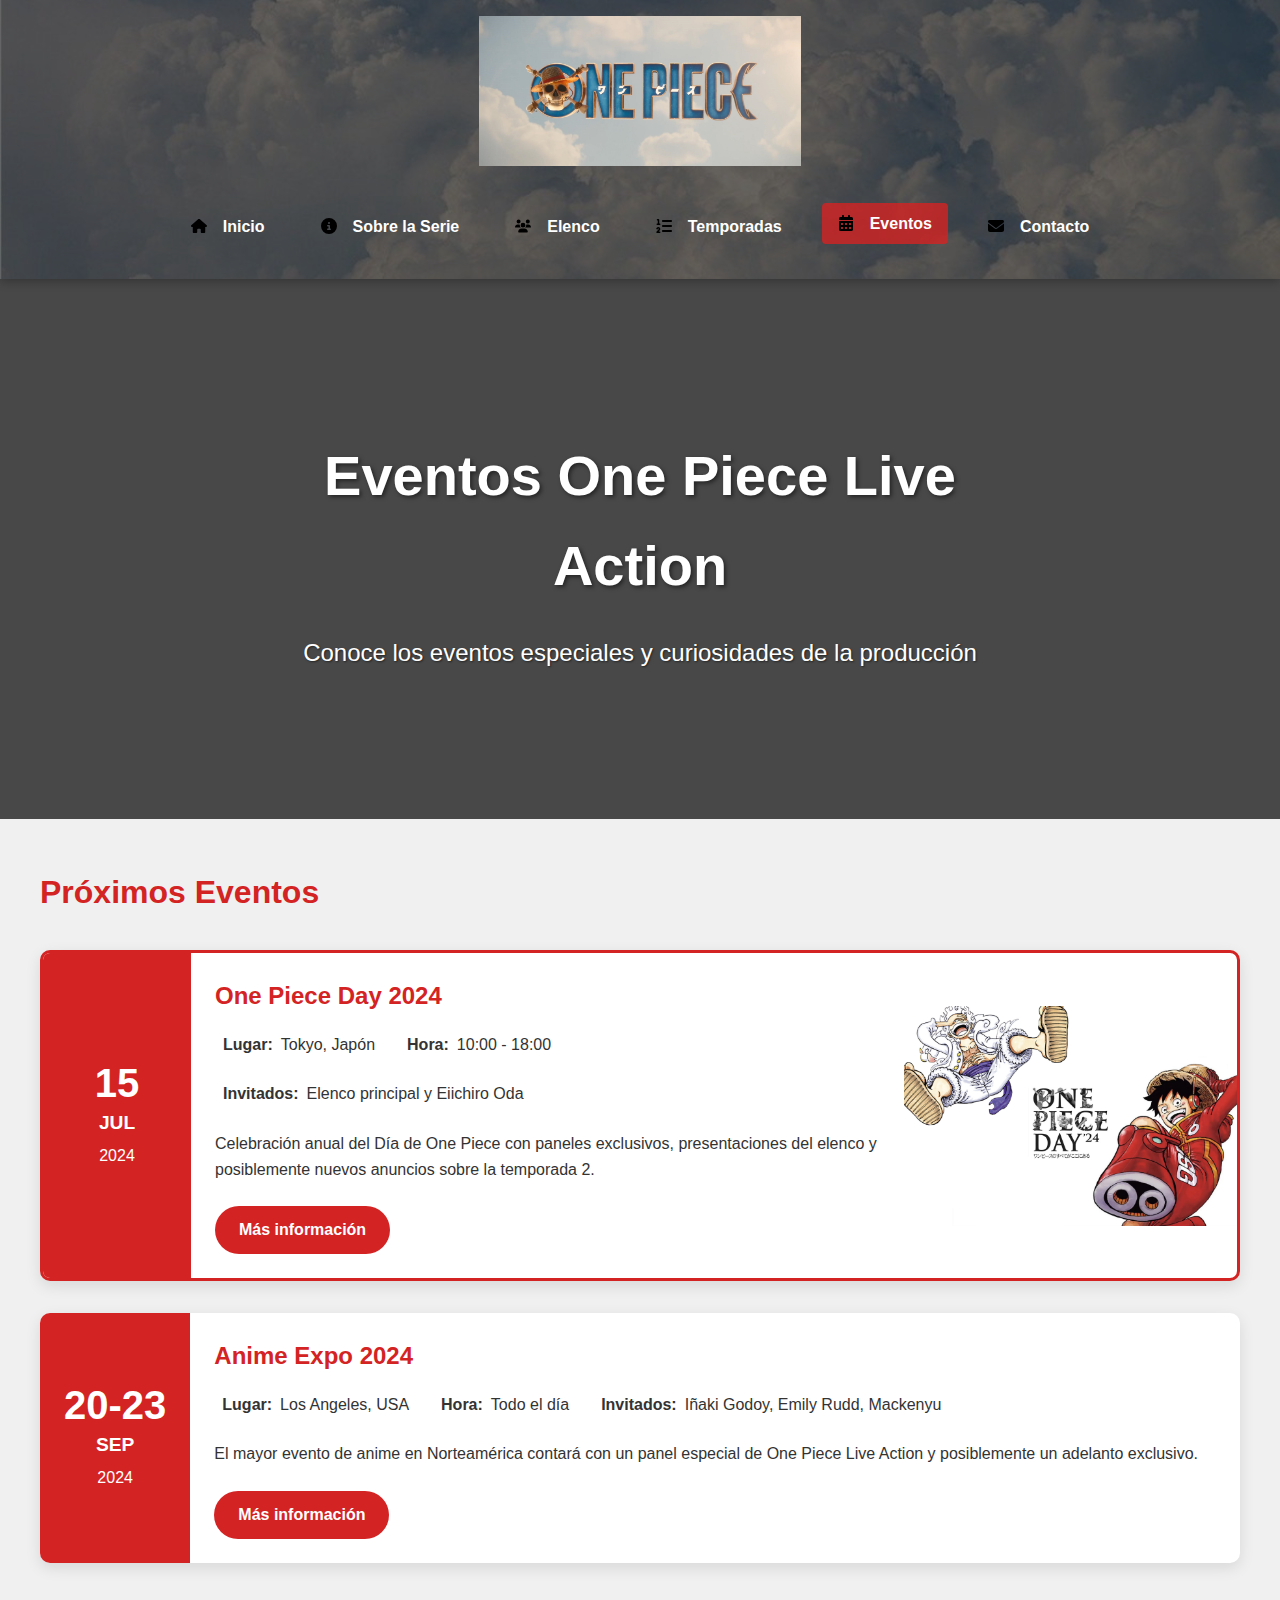
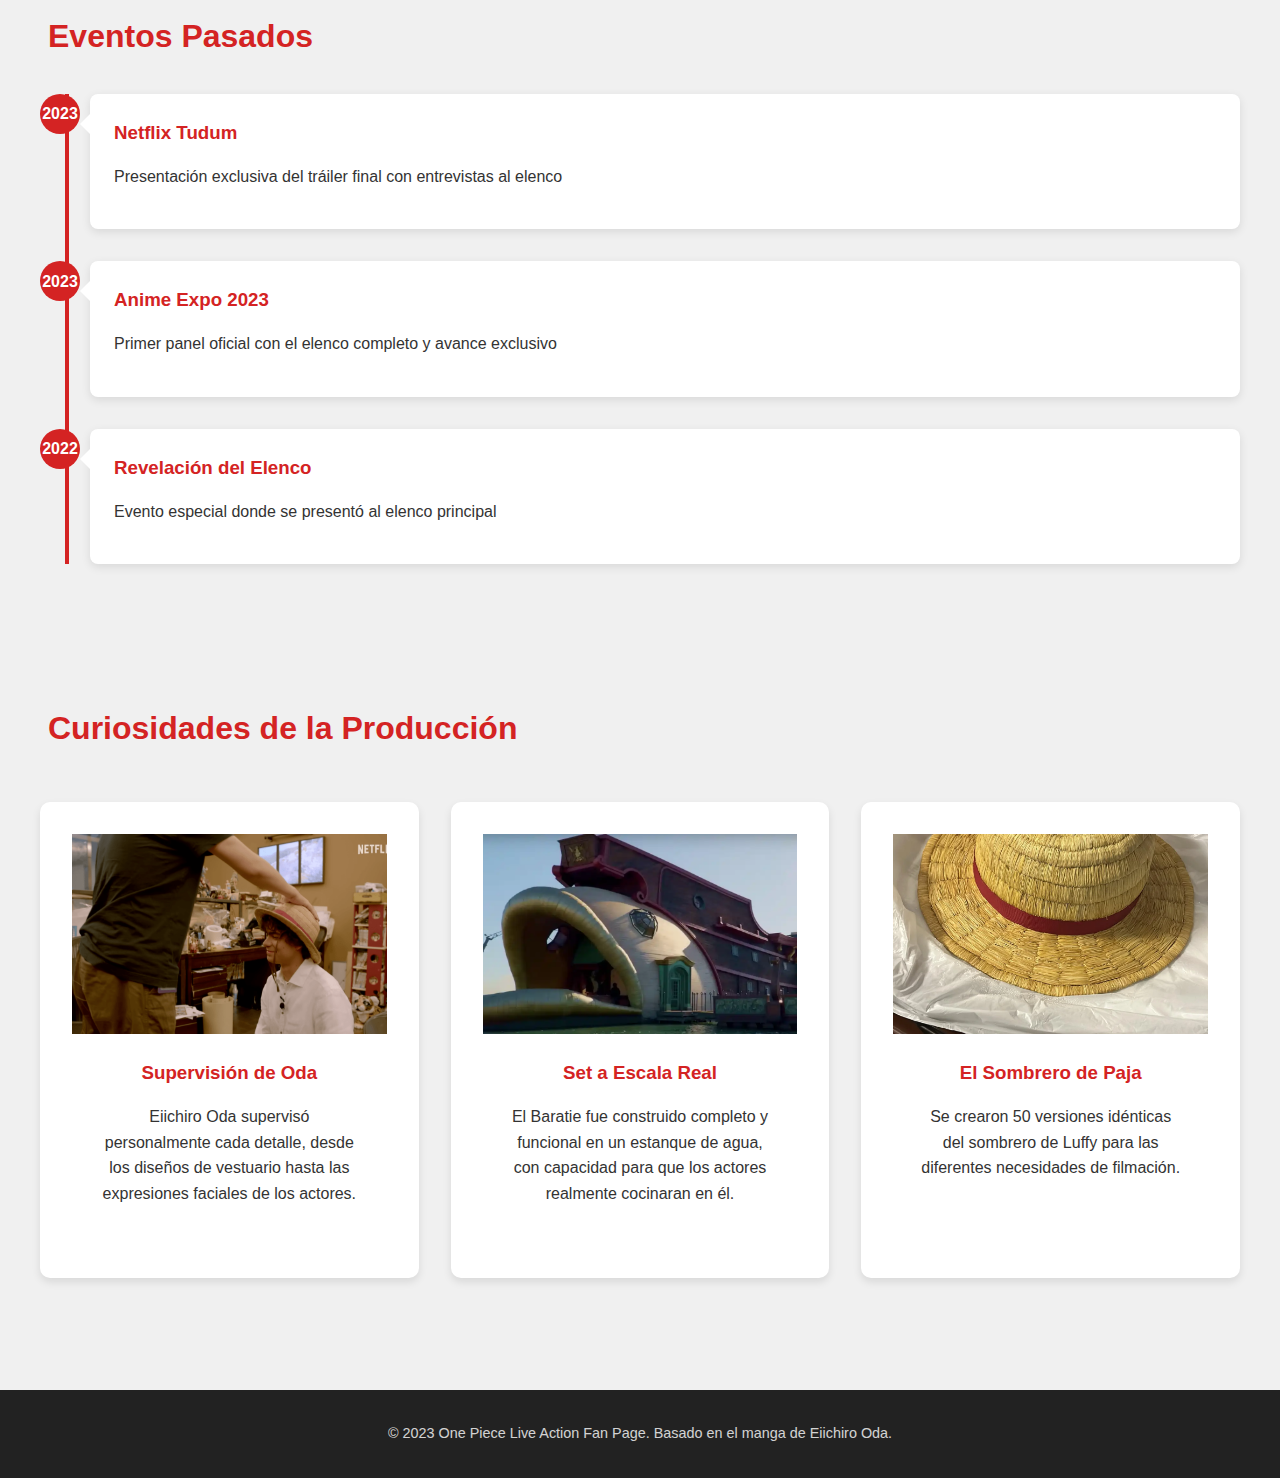
<file: public/pages/eventos.html>
<!DOCTYPE html>
<html lang="es">

<head>
    <meta charset="UTF-8">
    <meta name="viewport" content="width=device-width, initial-scale=1.0">
    <link rel="icon" href="..//img/icono/calavera.jpg" type="image/png">
    <title>One Piece Live Action | Eventos</title>
    <link rel="stylesheet" href="../css/general.css">
    <link rel="stylesheet" href="../css/eventos.css">
</head>

<body>
    <header>
        <div class="header-overlay"></div>
        <img src="../img/logos/logo.png" alt="One Piece Logo" class="logo">
        <nav>
            <ul>
                <li><a href="../index.html"><img src="../img/icono/casa.svg" alt="Inicio" class="icons"> Inicio</a></li>
                <li><a href="./pages/sobre-la-serie.html"><img src="../img/icono/info.svg" alt="Inicio" class="icons">Sobre la
                        Serie</a></li>
                <li><a href="./pages/elenco.html"><img src="../img/icono/users.svg" alt="Inicio" class="icons">Elenco</a></li>
                <li><a href="./pages/temporadas.html"><img src="../img/icono/lista.svg" alt="Inicio"
                            class="icons">Temporadas</a>
                </li>
                <li><a href="./pages/eventos.html" class="active"><img src="../img/icono/calendario.svg" alt="Inicio"
                            class="icons">Eventos</a>
                </li>
                <li><a href="./pages/contacto.html"><img src="../img/icono/correo.svg" alt="Inicio" class="icons">Contacto</a>
                </li>
            </ul>
        </nav>
    </header>

    <main>
        <section class="pages-hero">
            <div class="hero-content">
                <h1>Eventos One Piece Live Action</h1>
                <p class="subtitle">Conoce los eventos especiales y curiosidades de la producción</p>
            </div>
        </section>

        <section class="events-container">
            <h2>Próximos Eventos</h2>

            <div class="event-card featured">
                <div class="event-date">
                    <div class="date-day">15</div>
                    <div class="date-month">JUL</div>
                    <div class="date-year">2024</div>
                </div>
                <div class="event-content">
                    <h3>One Piece Day 2024</h3>
                    <div class="event-details">
                        <p><i class="fas fa-map-marker-alt"></i> <strong>Lugar:</strong> Tokyo, Japón</p>
                        <p><i class="fas fa-clock"></i> <strong>Hora:</strong> 10:00 - 18:00</p>
                        <p><i class="fas fa-users"></i> <strong>Invitados:</strong> Elenco principal y Eiichiro Oda</p>
                    </div>
                    <p class="event-description">Celebración anual del Día de One Piece con paneles exclusivos,
                        presentaciones del elenco y posiblemente nuevos anuncios sobre la temporada 2.</p>
                    <a href="https://www-tokyoweekender-com.translate.goog/event/one-piece-day-2024/?_x_tr_sl=en&_x_tr_tl=es&_x_tr_hl=es&_x_tr_pto=tc" target="_blank" class="event-button">Más información</a>
                </div>
                <div class="event-image">
                    <img src="../img/eventos/opday.jpg" alt="One Piece Day">
                </div>
            </div>

            <div class="event-card">
                <div class="event-date">
                    <div class="date-day">20-23</div>
                    <div class="date-month">SEP</div>
                    <div class="date-year">2024</div>
                </div>
                <div class="event-content">
                    <h3>Anime Expo 2024</h3>
                    <div class="event-details">
                        <p><i class="fas fa-map-marker-alt"></i> <strong>Lugar:</strong> Los Angeles, USA</p>
                        <p><i class="fas fa-clock"></i> <strong>Hora:</strong> Todo el día</p>
                        <p><i class="fas fa-users"></i> <strong>Invitados:</strong> Iñaki Godoy, Emily Rudd, Mackenyu
                        </p>
                    </div>
                    <p class="event-description">El mayor evento de anime en Norteamérica contará con un panel especial
                        de One Piece Live Action y posiblemente un adelanto exclusivo.</p>
                    <a href="https://www.anime-expo.org/ax/schedule-2024/" target="_blank" class="event-button">Más información</a>
                </div>
            </div>
        </section>

        <section class="past-events">
            <h2><i class="fas fa-history"></i> Eventos Pasados</h2>

            <div class="timeline">
                <div class="timeline-item">
                    <div class="timeline-date">2023</div>
                    <div class="timeline-content">
                        <h3>Netflix Tudum</h3>
                        <p>Presentación exclusiva del tráiler final con entrevistas al elenco</p>
                    </div>
                </div>

                <div class="timeline-item">
                    <div class="timeline-date">2023</div>
                    <div class="timeline-content">
                        <h3>Anime Expo 2023</h3>
                        <p>Primer panel oficial con el elenco completo y avance exclusivo</p>
                    </div>
                </div>

                <div class="timeline-item">
                    <div class="timeline-date">2022</div>
                    <div class="timeline-content">
                        <h3>Revelación del Elenco</h3>
                        <p>Evento especial donde se presentó al elenco principal</p>
                    </div>
                </div>
            </div>
        </section>

        <section class="fun-facts">
            <h2><i class="fas fa-lightbulb"></i> Curiosidades de la Producción</h2>

            <div class="facts-grid">
                <div class="fact-card">
                    <div class="fact-image">
                        <img src="../img/odagod.png" alt="Eiichiro Oda">
                    </div>
                    <div class="fact-content">
                        <h3>Supervisión de Oda</h3>
                        <p>Eiichiro Oda supervisó personalmente cada detalle, desde los diseños de vestuario hasta las
                            expresiones faciales de los actores.</p>
                    </div>
                </div>

                <div class="fact-card">
                    <div class="fact-image">
                        <img src="../img/escenas/baratie.jpg" alt="Set de Baratie">
                    </div>
                    <div class="fact-content">
                        <h3>Set a Escala Real</h3>
                        <p>El Baratie fue construido completo y funcional en un estanque de agua, con capacidad para que
                            los actores realmente cocinaran en él.</p>
                    </div>
                </div>

                <div class="fact-card">
                    <div class="fact-image">
                        <img src="../img/eventos/mugiwara.jpg" alt="Sombrero de Paja">
                    </div>
                    <div class="fact-content">
                        <h3>El Sombrero de Paja</h3>
                        <p>Se crearon 50 versiones idénticas del sombrero de Luffy para las diferentes necesidades de
                            filmación.</p>
                    </div>
                </div>
            </div>
        </section>
    </main>

    <footer>
        <div class="footer-content">
            <p class="copyright">&copy; 2023 One Piece Live Action Fan Page. Basado en el manga de Eiichiro Oda.</p>
        </div>
    </footer>
</body>

</html>
</file>
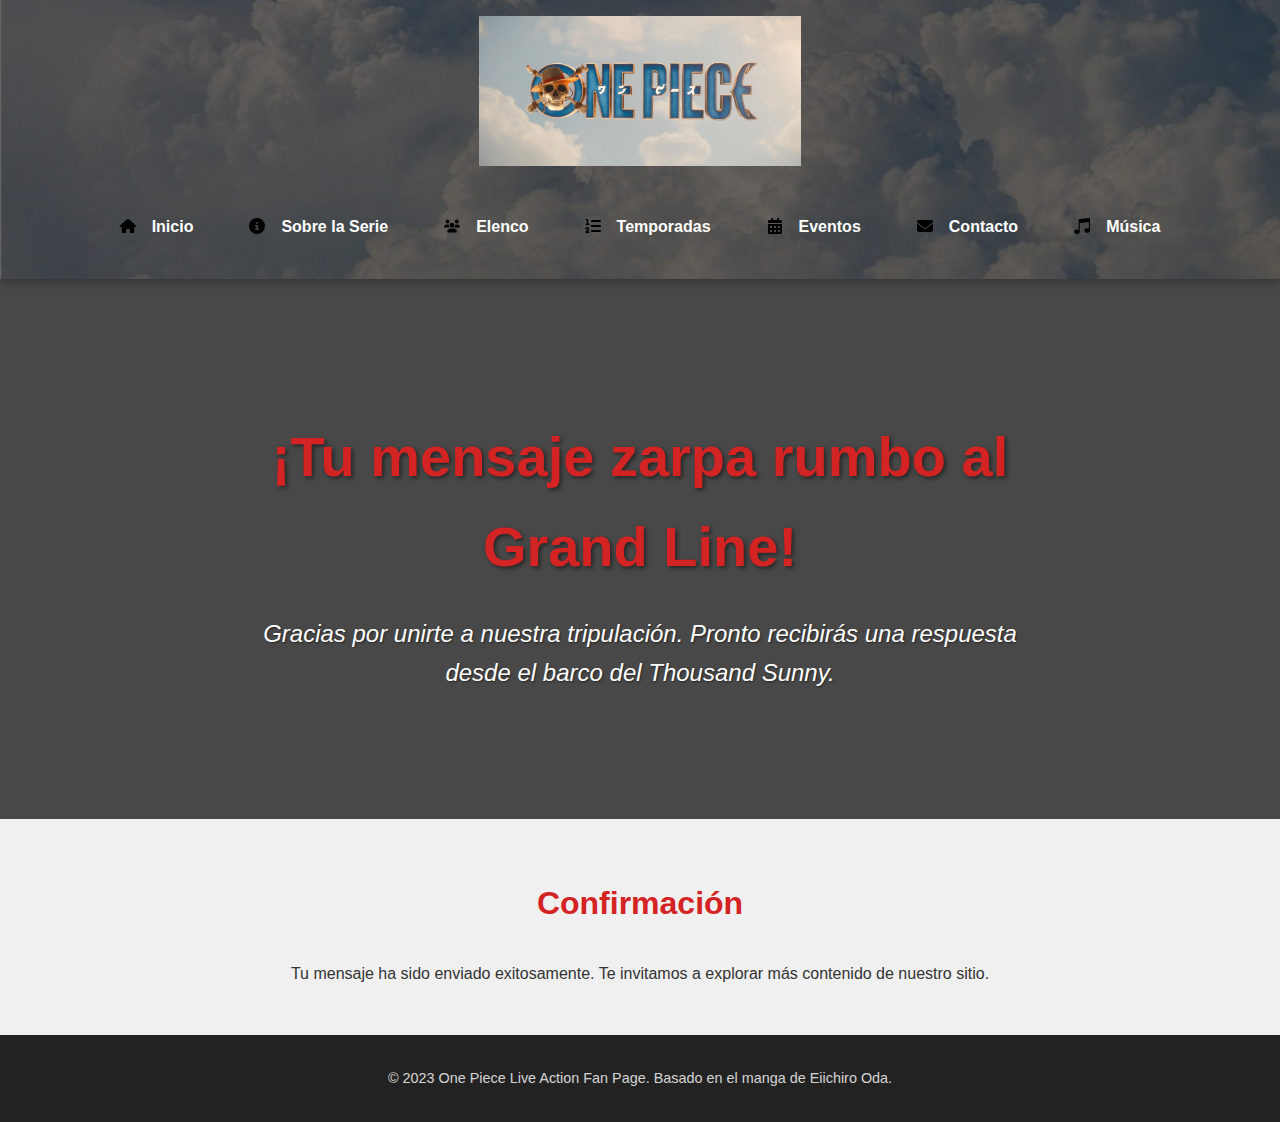
<file: public/pages/mensajeenviado.html>
<!DOCTYPE html>
<html lang="es">

<head>
    <meta charset="UTF-8">
    <meta name="viewport" content="width=device-width, initial-scale=1.0">
    <link rel="icon" href="../img/icono/calavera.jpg" type="image/png">
    <title>Confirmación | One Piece Live Action</title>
    <link rel="stylesheet" href="../css/general.css">
    <link rel="stylesheet" href="../css/contacto.css">
</head>

<body>
    <header>
        <div class="header-overlay"></div>
        <img src="../img/logos/logo.png" alt="One Piece Logo" class="logo">
        <nav>
            <ul>
                <li><a href="../index.html"><img src="../img/icono/casa.svg" alt="Inicio" class="icons"> Inicio</a></li>
                <li><a href="./sobre-la-serie.html"><img src="../img/icono/info.svg" alt="Inicio" class="icons">Sobre la Serie</a></li>
                <li><a href="./elenco.html"><img src="../img/icono/users.svg" alt="Inicio" class="icons">Elenco</a></li>
                <li><a href="./temporadas.html"><img src="../img/icono/lista.svg" alt="Inicio" class="icons">Temporadas</a></li>
                <li><a href="./eventos.html"><img src="../img/icono/calendario.svg" alt="Inicio" class="icons">Eventos</a></li>
                <li><a href="./contacto.html"><img src="../img/icono/correo.svg" alt="Inicio" class="icons">Contacto</a></li>
                <li><a href="./musica.html"><img src="../img/icono/musica.png" alt="Música" class="icons">Música</a></li>
            </ul>
        </nav>
    </header>

    <main>
        <section class="pages-hero">
            <div class="hero-content">
                <h1 class="section-title">¡Tu mensaje zarpa rumbo al Grand Line!</h1>
                <p class="subtitle"><em>Gracias por unirte a nuestra tripulación. Pronto recibirás una respuesta desde el barco del Thousand Sunny.</em></p>
            </div>
        </section>

        <section class="confirmation-content">
            <div class="confirmation-container" style="text-align: center; padding: 2rem;">
                <h2 class="section-title">Confirmación</h2>
                <p>Tu mensaje ha sido enviado exitosamente. Te invitamos a explorar más contenido de nuestro sitio.</p>
            </div>
        </section>
    </main>

    <footer>
        <p class="copyright">&copy; 2023 One Piece Live Action Fan Page. Basado en el manga de Eiichiro Oda.</p>
    </footer>
</body>

</html>
</file>
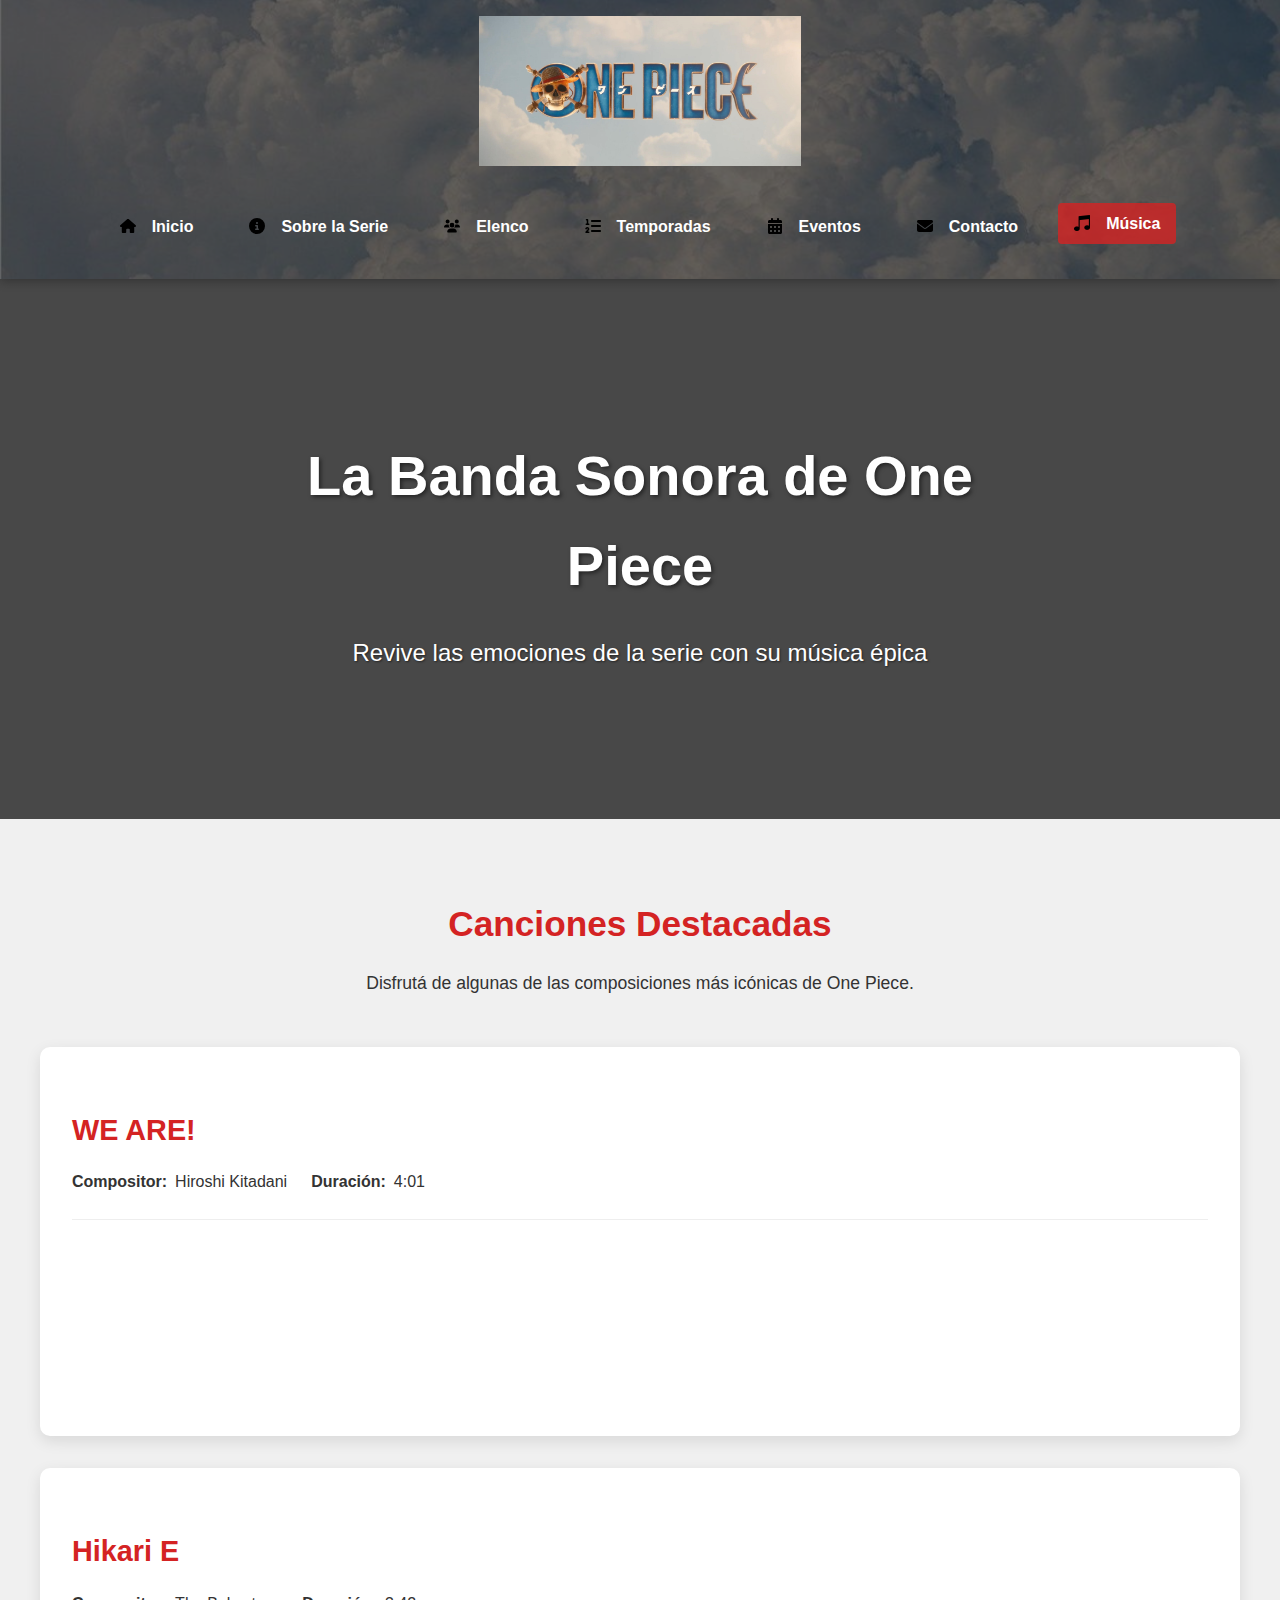
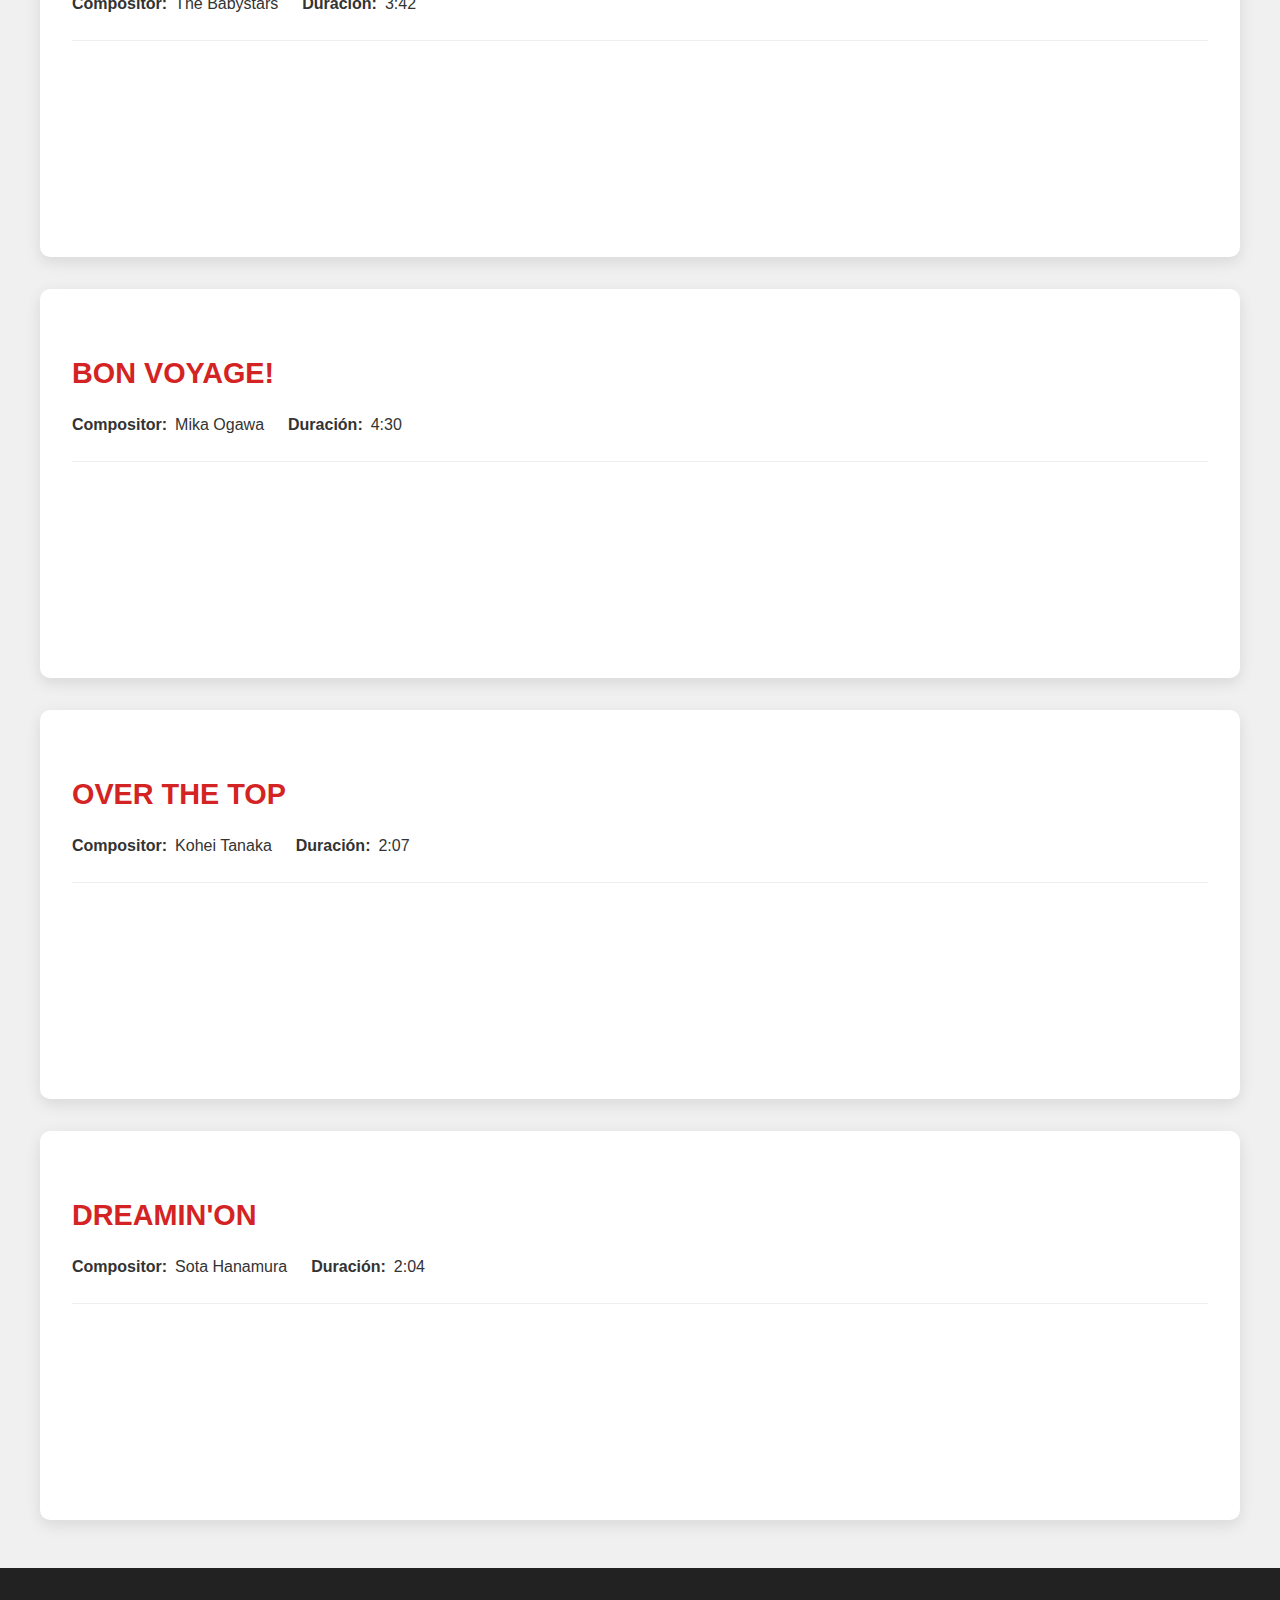
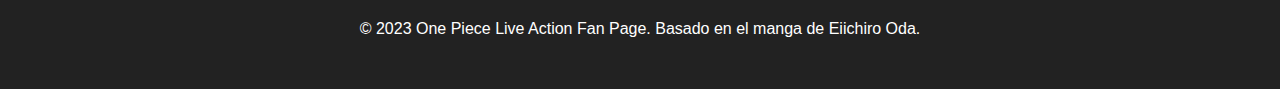
<file: public/pages/musica.html>
<!DOCTYPE html>
<html lang="es">

<head>
    <meta charset="UTF-8">
    <meta name="viewport" content="width=device-width, initial-scale=1.0">
    <link rel="icon" href="../img/icono/calavera.jpg" type="image/png">
    <title>One Piece Live Action | Música</title>
    <link rel="stylesheet" href="../css/general.css">
    <link rel="stylesheet" href="../css/elenco.css"> <!-- Reutilizamos estilos -->
</head>

<body>
    <header>
        <div class="header-overlay"></div>
        <img src="../img/logos/logo.png" alt="One Piece Logo" class="logo">
        <nav>
            <ul>
                <li><a href="../index.html"><img src="../img/icono/casa.svg" alt="Inicio" class="icons"> Inicio</a></li>
                <li><a href="./sobre-la-serie.html"><img src="../img/icono/info.svg" alt="Inicio" class="icons">Sobre la Serie</a></li>
                <li><a href="./elenco.html"><img src="../img/icono/users.svg" alt="Elenco" class="icons">Elenco</a></li>
                <li><a href="./temporadas.html"><img src="../img/icono/lista.svg" alt="Temporadas" class="icons">Temporadas</a></li>
                <li><a href="./eventos.html"><img src="../img/icono/calendario.svg" alt="Eventos" class="icons">Eventos</a></li>
                <li><a href="./contacto.html"><img src="../img/icono/correo.svg" alt="Contacto" class="icons">Contacto</a></li>
                <li><a href="./musica.html" class="active"><img src="../img/icono/musica.png" alt="Música" class="icons">Música</a></li>
            </ul>
        </nav>
    </header>

    <main>
        <section class="pages-hero">
            <div class="hero-content">
                <h1>La Banda Sonora de One Piece</h1>
                <p class="subtitle">Revive las emociones de la serie con su música épica</p>
            </div>
        </section>

        <section class="cast-container">
            <div class="cast-intro">
                <h2><i class="fas fa-music"></i> Canciones Destacadas</h2>
                <p>Disfrutá de algunas de las composiciones más icónicas de One Piece.</p>
            </div>

            <div class="cast-grid">
                <!-- Canción 1 -->
                <div class="cast-card">
                    
                    <div class="cast-info">
                        <h3>WE ARE!</h3>
                        <div class="actor-details">
                            <p><strong>Compositor:</strong>Hiroshi Kitadani</p>
                            <p><strong>Duración:</strong> 4:01</p>
                        </div>
                        <div class="video-container">
                            <iframe style="border-radius:12px" src="https://open.spotify.com/embed/track/1PdWDLJNk040dkuXoLLE2F?utm_source=generator" width="100%" height="152" frameBorder="0" allowfullscreen="" allow="autoplay; clipboard-write; encrypted-media; fullscreen; picture-in-picture" loading="lazy"></iframe>
                        </div>
                    </div>
                </div>

                <!-- Canción 2 -->
                <div class="cast-card">
                    
                    <div class="cast-info">
                        <h3>Hikari E</h3>
                        <div class="actor-details">
                            <p><strong>Compositor:</strong> The Babystars</p>
                            <p><strong>Duración:</strong> 3:42</p>
                        </div>
                        <div class="video-container">
                            <iframe style="border-radius:12px" src="https://open.spotify.com/embed/track/6mMlPu1sgncA3xKwqdnYN2?utm_source=generator" width="100%" height="152" frameBorder="0" allowfullscreen="" allow="autoplay; clipboard-write; encrypted-media; fullscreen; picture-in-picture" loading="lazy"></iframe>
                        </div>
                    </div>
                </div>

                <!-- Canción 3 -->
                <div class="cast-card">
                    
                    <div class="cast-info">
                        <h3>BON VOYAGE!</h3>
                        <div class="actor-details">
                            <p><strong>Compositor:</strong>Mika Ogawa</p>
                            <p><strong>Duración:</strong> 4:30</p>
                        </div>
                        <div class="video-container">
                            <iframe style="border-radius:12px" src="https://open.spotify.com/embed/track/60YLtFVNTYVeOpzzV4xxWd?utm_source=generator" width="100%" height="152" frameBorder="0" allowfullscreen="" allow="autoplay; clipboard-write; encrypted-media; fullscreen; picture-in-picture" loading="lazy"></iframe>
                        </div>
                    </div>
                </div>

                <!-- Canción 4 -->
                <div class="cast-card">
                    
                    <div class="cast-info">
                        <h3>OVER THE TOP</h3>
                        <div class="actor-details">
                            <p><strong>Compositor:</strong>Kohei Tanaka</p>
                            <p><strong>Duración:</strong> 2:07</p>
                        </div>
                        <div class="video-container">
                            <iframe style="border-radius:12px" src="https://open.spotify.com/embed/track/6vsJ1vqlT7zuAbPrINwQZm?utm_source=generator" width="100%" height="152" frameBorder="0" allowfullscreen="" allow="autoplay; clipboard-write; encrypted-media; fullscreen; picture-in-picture" loading="lazy"></iframe>
                        </div>
                    </div>
                </div>

                <!-- Canción 5 -->
                <div class="cast-card">
                    
                    <div class="cast-info">
                        <h3>DREAMIN'ON</h3>
                        <div class="actor-details">
                            <p><strong>Compositor:</strong>Sota Hanamura</p>
                            <p><strong>Duración:</strong> 2:04</p>
                        </div>
                        <div class="video-container">
                            <iframe style="border-radius:12px" src="https://open.spotify.com/embed/track/3hTLdraiNytoJTl7eQ1jzn?utm_source=generator" width="100%" height="152" frameBorder="0" allowfullscreen="" allow="autoplay; clipboard-write; encrypted-media; fullscreen; picture-in-picture" loading="lazy"></iframe>
                        </div>
                    </div>
                </div>
            </div>
        </section>
    </main>

    <footer>
        <div class="footer-content">
            <p>&copy; 2023 One Piece Live Action Fan Page. Basado en el manga de Eiichiro Oda.</p>
        </div>
    </footer>
</body>

</html>
</file>
<file: css/general.css>
body {
    font-family: 'Arial', sans-serif;
    margin: 0;
    padding: 0;
    background-color: #f0f0f0;
    color: #333;
    line-height: 1.6;
}

header {
    background-image: url('../img/nubes.jpg');
    background-size: cover;
    background-position: center;
    padding: 1rem;
    text-align: center;
    color: white;
    position: relative;
    box-shadow: 0 2px 10px rgba(0, 0, 0, 0.3);
}

.header-overlay {
    position: absolute;
    top: 0;
    left: 0;
    width: 100%;
    height: 100%;
    background-color: rgba(0, 0, 0, 0.6);
    z-index: 0;
}

.pages-hero {
    background: linear-gradient(rgba(0, 0, 0, 0.7), rgba(0, 0, 0, 0.7));
    background-size: cover;
    background-position: center;
    height: 60vh;
    display: flex;
    align-items: center;
    justify-content: center;
    text-align: center;
    color: white;
    position: relative;
}

.pages-hero .hero-content {
    max-width: 800px;
    padding: 2rem;
    position: relative;
    z-index: 1;
}
.pages-hero h1 {
    font-size: 3rem;
    margin-bottom: 1rem;
    text-shadow: 2px 2px 4px rgba(0, 0, 0, 0.5);
    animation: fadeInDown 1s ease;
}

.pages-hero p {
    font-size: 1.5rem;
    margin-bottom: 2rem;
    text-shadow: 1px 1px 2px rgba(0, 0, 0, 0.5);
}

.subtitle {
    font-size: 1.5rem;
    margin-bottom: 2rem;
    text-shadow: 1px 1px 2px rgba(0, 0, 0, 0.5);
}

.logo {
    height: 150px;
    margin-bottom: 1rem;
    position: relative;
    z-index: 1;
    transition: transform 0.3s;
}

.logo:hover {
    transform: scale(1.05);
}

nav ul {
    list-style: none;
    padding: 0;
    display: flex;
    justify-content: center;
    gap: 1.5rem;
    position: relative;
    z-index: 1;
}

nav a {
    color: white;
    text-decoration: none;
    font-weight: bold;
    padding: 0.5rem 1rem;
    border-radius: 4px;
    transition: all 0.3s;
    display: flex;
    align-items: center;
    gap: 0.5rem;
}

nav a:hover, nav a.active {
    background-color: rgba(212, 35, 35, 0.8);
    transform: translateY(-3px);
}

footer {
    background-color: #222;
    color: white;
    padding: 2rem 1rem;
    text-align: center;
}

.social-links {
    display: flex;
    justify-content: center;
    gap: 1.5rem;
    margin-bottom: 1.5rem;
}

.social-links a {
    color: white;
    font-size: 1.5rem;
    transition: color 0.3s;
}

.social-links a:hover {
    color: #d42323;
}

.copyright {
    margin: 0;
    font-size: 0.9rem;
    opacity: 0.8;
}

.hero-content {
    max-width: 800px;
    padding: 2rem;
    position: relative;
    z-index: 1;
}

.hero-content h1 {
    font-size: 3.5rem;
    margin-bottom: 1rem;
    text-shadow: 2px 2px 4px rgba(0, 0, 0, 0.5);
    animation: fadeInDown 1s ease;
}

.icons {
    width: 1em;
    height: 1em;
    margin-right: 0.5rem;
}

@keyframes fadeInDown {
    from {
        opacity: 0;
        transform: translateY(-20px);
    }
    to {
        opacity: 1;
        transform: translateY(0);
    }
}

@media (max-width: 768px) {
    nav ul {
        flex-direction: column;
        gap: 0.5rem;
    }
}
</file>
<file: css/index.css>
.hero-banner {
    background: linear-gradient(rgba(0, 0, 0, 0.7), rgba(0, 0, 0, 0.7));
    background-size: cover;
    background-position: center;
    height: 80vh;
    display: flex;
    align-items: center;
    justify-content: center;
    text-align: center;
    color: white;
    position: relative;
}

.cta-button {
    display: inline-block;
    background-color: #d42323;
    color: white;
    padding: 0.8rem 2rem;
    border-radius: 50px;
    text-decoration: none;
    font-weight: bold;
    font-size: 1.1rem;
    transition: all 0.3s;
    box-shadow: 0 4px 8px rgba(0, 0, 0, 0.2);
}

.cta-button:hover {
    background-color: #b31c1c;
    transform: translateY(-3px);
    box-shadow: 0 6px 12px rgba(0, 0, 0, 0.3);
}

.main-section {
    max-width: 1200px;
    margin: 3rem auto;
    padding: 0 1rem;
}

.content-card {
    display: flex;
    flex-wrap: wrap;
    gap: 2rem;
    background: white;
    border-radius: 10px;
    overflow: hidden;
    box-shadow: 0 5px 15px rgba(0, 0, 0, 0.1);
}

.featured-poster {
    flex: 1;
    min-width: 300px;
    max-height: 500px;
    object-fit: cover;
    width: 100%;
    height: 100%;
    object-fit: contain;
    object-position: center;
}

.content-text {
    flex: 1;
    min-width: 300px;
    padding: 2rem;
}

.content-text h2 {
    color: #d42323;
    margin-bottom: 1rem;
}

.genre-tag {
    background-color: #f5f5f5;
    padding: 0.5rem 1rem;
    border-radius: 50px;
    display: inline-block;
    margin-bottom: 1rem;
}

.highlight-box {
    background-color: #fff8e1;
    border-left: 4px solid #d42323;
    padding: 1rem;
    margin-top: 1.5rem;
}

.features {
    background-color: #f8f8f8;
    padding: 4rem 1rem;
    text-align: center;
}

.features h2 {
    color: #d42323;
    margin-bottom: 3rem;
    font-size: 2rem;
}

.features-grid {
    display: flex;
    flex-wrap: wrap;
    justify-content: center;
    gap: 2rem;
    max-width: 1200px;
    margin: 0 auto;
}

.feature-card {
    background: white;
    padding: 2rem;
    border-radius: 10px;
    flex: 1;
    min-width: 250px;
    max-width: 350px;
    box-shadow: 0 4px 8px rgba(0, 0, 0, 0.1);
    transition: transform 0.3s;
}

.feature-card:hover {
    transform: translateY(-10px);
}

.feature-card i {
    font-size: 2.5rem;
    color: #d42323;
    margin-bottom: 1rem;
}

.feature-card h3 {
    margin-bottom: 1rem;
    color: #333;
}
</file>
<file: css/contacto.css>
.comentarios-container {
    max-width: 800px;
    margin: 0 auto;
}
.comentarios-list {
    background: white;
    padding: 2rem;
    border-radius: 8px;
    box-shadow: 0 5px 15px rgba(0, 0, 0, 0.1);
}
.comentario {
    border-bottom: 1px solid #eee;
    padding-bottom: 1.5rem;
    margin-bottom: 1.5rem;
    transition: all 0.3s;
}

.comentario:hover {
    transform: translateX(5px);
}

.comentario:last-child {
    border-bottom: none;
    margin-bottom: 0;
}

.comentario-header {
    display: flex;
    align-items: center;
    margin-bottom: 1rem;
}

.comentario-avatar {
    width: 50px;
    height: 50px;
    border-radius: 50%;
    background-color: #d42323;
    color: white;
    margin-right: 1rem;
    display: flex;
    align-items: center;
    justify-content: center;
    font-weight: bold;
    font-size: 1.2rem;
}

.comentario-info h4 {
    margin: 0;
    color: #333;
    font-size: 1.1rem;
}

.comentario-info span {
    color: #777;
    font-size: 0.9rem;
    display: flex;
    align-items: center;
    gap: 0.3rem;
}

.comentario-texto {
    color: #555;
    line-height: 1.6;
    padding-left: 62px; 
}
.redes-sociales, 
.newsletter, 
.ubicacion, 
.comentarios-section {
    max-width: 1200px;
    margin: 3rem auto;
    padding: 0 1rem;
}
.comentarios-section {
    background-color: #f8f8f8;
    padding: 3rem 1rem;
}
.section-title {
    color: #d42323;
    margin-bottom: 2rem;
    display: flex;
    align-items: center;
    gap: 0.5rem;
    font-size: 2rem;
    justify-content: center;
}

.redes-container {
    display: flex;
    flex-wrap: wrap;
    justify-content: center;
    gap: 2rem;
}

.redes-card {
    background: white;
    border-radius: 10px;
    box-shadow: 0 5px 15px rgba(0, 0, 0, 0.1);
    width: 280px;
    padding: 2rem;
    transition: all 0.3s;
    text-align: center;
}

.redes-card:hover {
    transform: translateY(-10px);
    box-shadow: 0 8px 20px rgba(0, 0, 0, 0.15);
}

.redes-link {
    text-decoration: none;
    color: #333;
    display: block;
}

.redes-icon {
    font-size: 2.5rem;
    color: #fff;
    width: 80px;
    height: 80px;
    border-radius: 50%;
    display: flex;
    align-items: center;
    justify-content: center;
    margin: 0 auto 1.5rem;
    transition: transform 0.3s;
}

.redes-card:hover .redes-icon {
    transform: scale(1.1);
}

.redes-icon.netflix {
    background-color: #e50914;
}

.redes-icon.instagram {
    background: linear-gradient(45deg, #405de6, #5851db, #833ab4, #c13584, #e1306c, #fd1d1d);
}

.redes-icon.x {
    background-color: #000;
}

.netflix-logo {
    width: 40px;
    height: auto;
}

.newsletter {
    background-color: #f8f8f8;
    padding: 3rem 1rem;
    text-align: center;
}

.newsletter-form {
    display: flex;
    justify-content: center;
    max-width: 600px;
    margin: 0 auto;
}

.newsletter-form input {
    padding: 0.8rem 1rem;
    border: 2px solid #ddd;
    border-radius: 4px 0 0 4px;
    width: 70%;
    font-size: 1rem;
    transition: border-color 0.3s;
}

.newsletter-form input:focus {
    outline: none;
    border-color: #d42323;
}

.newsletter-form button {
    padding: 0.8rem 1.5rem;
    background-color: #d42323;
    color: white;
    border: none;
    border-radius: 0 4px 4px 0;
    cursor: pointer;
    font-weight: bold;
    transition: all 0.3s;
    display: flex;
    align-items: center;
    gap: 0.5rem;
}

.newsletter-form button:hover {
    background-color: #b31c1c;
    transform: translateY(-2px);
    box-shadow: 0 4px 8px rgba(0, 0, 0, 0.2);
}

.ubicacion {
    background-color: white;
    padding: 3rem 1rem;
}

.mapa-container {
    display: flex;
    flex-wrap: wrap;
    gap: 2rem;
    align-items: center;
    background: white;
    border-radius: 10px;
    box-shadow: 0 5px 15px rgba(0, 0, 0, 0.1);
    padding: 2rem;
}

.mapa-info {
    flex: 1;
    min-width: 300px;
}

.mapa-info h3 {
    color: #d42323;
    font-size: 1.5rem;
    margin-bottom: 1.5rem;
    display: flex;
    align-items: center;
    gap: 0.5
}
.comentario-form {
    background: white;
    padding: 2rem;
    border-radius: 8px;
    box-shadow: 0 5px 15px rgba(0, 0, 0, 0.1);
    margin-bottom: 3rem;
}

.comentario-form h3 {
    color: #d42323;
    margin-top: 0;
    margin-bottom: 1.5rem;
    font-size: 1.5rem;
}
.form-group {
    margin-bottom: 1.5rem;
}

.form-group label {
    display: block;
    margin-bottom: 0.5rem;
    font-weight: bold;
    color: #333;
}

.form-group input,
.form-group textarea {
    width: calc(100% - 2rem); 
    padding: 0.8rem 1rem;
    border: 1px solid #ddd;
    border-radius: 4px;
    font-size: 1rem;
    transition: border-color 0.3s;
}

.form-group input:focus,
.form-group textarea:focus {
    outline: none;
    border-color: #d42323;
}

.form-group textarea {
    min-height: 150px;
    resize: vertical;
}
.submit-btn {
    background-color: #d42323;
    color: white;
    border: none;
    padding: 0.8rem 1.5rem;
    border-radius: 4px;
    cursor: pointer;
    font-weight: bold;
    transition: all 0.3s;
    display: inline-flex;
    align-items: center;
    gap: 0.5rem;
}

.submit-btn:hover {
    background-color: #b31c1c;
    transform: translateY(-2px);
    box-shadow: 0 4px 8px rgba(0, 0, 0, 0.2);
}
</file>
<file: css/elenco.css>
.cast-hero {
    background: linear-gradient(rgba(0, 0, 0, 0.7), rgba(0, 0, 0, 0.7));
    background-size: cover;
    background-position: center;
    height: 60vh;
    display: flex;
    align-items: center;
    justify-content: center;
    text-align: center;
    color: white;
    position: relative;
}


.cast-hero .hero-content {
    max-width: 800px;
    padding: 2rem;
    position: relative;
    z-index: 1;
}

.cast-container {
    max-width: 1200px;
    margin: 0 auto;
    padding: 3rem 1rem;
}

.cast-intro {
    text-align: center;
    margin-bottom: 3rem;
}

.cast-intro h2 {
    color: #d42323;
    font-size: 2.2rem;
    margin-bottom: 1rem;
}

.cast-intro p {
    max-width: 800px;
    margin: 0 auto;
    font-size: 1.1rem;
    line-height: 1.7;
}

.cast-grid {
    display: flex;
    flex-direction: column;
    gap: 2rem;
}

.cast-card {
    display: flex;
    flex-wrap: wrap;
    background: white;
    border-radius: 10px;
    overflow: hidden;
    box-shadow: 0 5px 15px rgba(0, 0, 0, 0.1);
    transition: transform 0.3s;
}

.cast-card:hover {
    transform: translateY(-5px);
}

.cast-images {
    flex: 1;
    min-width: 300px;
    display: flex;
    flex-direction: column;
    gap: 1rem;
    padding: 1.5rem;
}

.actor-photo {
    width: 100%;
    border-radius: 8px;
    aspect-ratio: 2/3;
    object-fit: cover;
}

.cast-info {
    flex: 2;
    min-width: 300px;
    padding: 2rem;
}

.cast-info h3 {
    color: #d42323;
    font-size: 1.8rem;
    margin-bottom: 1rem;
}

.character-name {
    color: #666;
    font-weight: normal;
    font-size: 1.4rem;
}

.actor-details {
    display: flex;
    flex-wrap: wrap;
    gap: 1.5rem;
    margin-bottom: 1.5rem;
    padding-bottom: 1.5rem;
    border-bottom: 1px solid #eee;
}

.actor-details p {
    margin: 0;
    display: flex;
    align-items: center;
    gap: 0.5rem;
}

.actor-details i {
    color: #d42323;
}

.bounty {
    color: #d42323;
    font-weight: bold;
}

.character-bio {
    line-height: 1.7;
    margin-bottom: 1.5rem;
}

.character-quote {
    font-style: italic;
    padding: 1rem;
    background-color: #f9f9f9;
    border-left: 4px solid #d42323;
    color: #555;
}
</file>
<file: css/eventos.css>
.events-container, .past-events, .fun-facts {
    max-width: 1200px;
    margin: 3rem auto;
    padding: 0 1rem;
}

.events-container h2, .past-events h2, .fun-facts h2 {
    color: #d42323;
    margin-bottom: 2rem;
    display: flex;
    align-items: center;
    gap: 0.5rem;
    font-size: 2rem;
}

.event-card {
    background: white;
    border-radius: 10px;
    box-shadow: 0 5px 15px rgba(0, 0, 0, 0.1);
    margin-bottom: 2rem;
    display: flex;
    flex-wrap: wrap;
    overflow: hidden;
    transition: transform 0.3s;
}

.event-card:hover {
    transform: translateY(-5px);
}

.event-card.featured {
    border: 3px solid #d42323;
}

.event-date {
    background-color: #d42323;
    color: white;
    padding: 1.5rem;
    min-width: 100px;
    display: flex;
    flex-direction: column;
    align-items: center;
    justify-content: center;
    text-align: center;
}

.date-day {
    font-size: 2.5rem;
    font-weight: bold;
    line-height: 1;
}

.date-month {
    font-size: 1.2rem;
    font-weight: bold;
    text-transform: uppercase;
    margin: 0.3rem 0;
}

.date-year {
    font-size: 1rem;
}

.event-content {
    flex: 2;
    min-width: 300px;
    padding: 1.5rem;
}

.event-content h3 {
    color: #d42323;
    margin-top: 0;
    margin-bottom: 1rem;
    font-size: 1.5rem;
}

.event-details {
    display: flex;
    flex-wrap: wrap;
    gap: 1.5rem;
    margin-bottom: 1rem;
}

.event-details p {
    margin: 0;
    display: flex;
    align-items: center;
    gap: 0.5rem;
}

.event-details i {
    color: #d42323;
}

.event-description {
    margin: 1.5rem 0;
    line-height: 1.6;
}

.event-button {
    display: inline-block;
    background-color: #d42323;
    color: white;
    padding: 0.7rem 1.5rem;
    border-radius: 50px;
    text-decoration: none;
    font-weight: bold;
    transition: all 0.3s;
}

.event-button:hover {
    background-color: #b31c1c;
    transform: translateY(-2px);
    box-shadow: 0 4px 8px rgba(0, 0, 0, 0.2);
}

.event-image {
    flex: 1;
    min-width: 300px;
}

.event-image img {
    width: 100%;
    height: 100%;
    object-fit: contain;
    object-position: center;
}

.timeline {
    position: relative;
    padding-left: 50px;
}

.timeline::before {
    content: '';
    position: absolute;
    left: 25px;
    top: 0;
    bottom: 0;
    width: 4px;
    background-color: #d42323;
}

.timeline-item {
    position: relative;
    margin-bottom: 2rem;
}

.timeline-date {
    position: absolute;
    left: -50px;
    top: 0;
    width: 40px;
    height: 40px;
    border-radius: 50%;
    background-color: #d42323;
    color: white;
    display: flex;
    align-items: center;
    justify-content: center;
    font-weight: bold;
}

.timeline-content {
    background: white;
    padding: 1.5rem;
    border-radius: 8px;
    box-shadow: 0 3px 10px rgba(0, 0, 0, 0.1);
    position: relative;
}

.timeline-content::before {
    content: '';
    position: absolute;
    left: -10px;
    top: 20px;
    width: 0;
    height: 0;
    border-top: 10px solid transparent;
    border-bottom: 10px solid transparent;
    border-right: 10px solid white;
}

.timeline-content h3 {
    color: #d42323;
    margin-top: 0;
    margin-bottom: 0.5rem;
}

.timeline-media {
    margin-top: 1rem;
}

.timeline-media img {
    width: 100%;
    border-radius: 8px;
    max-height: 200px;
    object-fit: cover;
}

.facts-grid {
    display: flex;
    flex-wrap: wrap;
    justify-content: center;
    gap: 2rem;
    max-width: 1200px;
    margin: 0 auto;
}
.facts-grid {
    display: flex;
    flex-wrap: wrap;
    gap: 2rem;
    justify-content: center;
}
.fact-card {
    background: white;
    padding: 2rem;
    border-radius: 10px;
    flex: 1;
    min-width: 250px;
    max-width: 350px;
    box-shadow: 0 4px 8px rgba(0, 0, 0, 0.1);
    transition: all 0.3s;
}

.fact-card:hover {
    transform: translateY(-5px);
    box-shadow: 0 8px 16px rgba(0, 0, 0, 0.15);
}

.fact-card i {
    font-size: 2.5rem;
    color: #d42323;
    margin-bottom: 1rem;
}

.fact-card h3 {
    margin-bottom: 1rem;
    color: #333;
}

.fact-image {
    height: 200px;
}

.fact-image img {
    width: 100%;
    height: 100%;
    object-fit: cover;
}

.fact-content {
    padding: 1.5rem;
}

.fact-content h3 {
    color: #d42323;
    margin-top: 0;
    margin-bottom: 1rem;
}

.fun-facts {
    background-color: #f0f0f0;
    padding: 4rem 1rem;
    text-align: center;
}

.fun-facts h2 {
    color: #d42323;
    margin-bottom: 3rem;
    font-size: 2rem;
}
</file>
<file: css/sobre-la-serie.css>
.about-hero {
    background: linear-gradient(rgba(0, 0, 0, 0.7), rgba(0, 0, 0, 0.7));
    background-size: cover;
    background-position: center;
    height: 60vh;
    display: flex;
    align-items: center;
    justify-content: center;
    text-align: center;
    color: white;
    position: relative;
}

.about-hero .hero-content {
    max-width: 800px;
    padding: 2rem;
    position: relative;
    z-index: 1;
}

.synopsis-section, .production-section {
    padding: 4rem 0;
}

.synopsis-section {
    background-color: #f9f9f9;
}

.production-section {
    background-color: white;
}

.section-container {
    max-width: 1200px;
    margin: 0 auto;
    display: flex;
    flex-wrap: wrap;
    gap: 3rem;
    padding: 0 2rem;
    align-items: center;
}

.section-container.reverse {
    flex-direction: row-reverse;
}

.content-text {
    flex: 1;
    min-width: 300px;
    padding: 2rem;
}
.content-text h2 {
    color: #d42323;
    margin-bottom: 1rem;
}
.content-image {
    flex: 1;
    min-width: 300px;
}

.featured-image {
    width: 100%;
    border-radius: 8px;
    box-shadow: 0 5px 15px rgba(0, 0, 0, 0.2);
    transition: transform 0.3s;
}

.featured-image:hover {
    transform: scale(1.02);
}

.image-caption {
    text-align: center;
    font-style: italic;
    margin-top: 0.5rem;
    color: #666;
}

.crew-list {
    list-style: none;
    padding: 0;
    margin: 1.5rem 0;
}

.crew-list li {
    margin-bottom: 0.8rem;
    padding-left: 1.5rem;
    position: relative;
}

.crew-list i {
    position: absolute;
    left: 0;
    top: 0.2rem;
    color: #d42323;
}

.highlight {
    color: #d42323;
    font-weight: bold;
}

.ship-name {
    font-weight: bold;
    color: #1a5a96;
}

.production-card {
    background: white;
    border-left: 4px solid #d42323;
    padding: 1.5rem;
    margin-bottom: 1.5rem;
    border-radius: 0 8px 8px 0;
    box-shadow: 0 2px 10px rgba(0, 0, 0, 0.1);
}

.production-card h3 {
    color: #d42323;
    margin-bottom: 0.5rem;
    display: flex;
    align-items: center;
    gap: 0.5rem;
}

.fun-facts {
    background-color: #f0f0f0;
    padding: 4rem 1rem;
    text-align: center;
}

.fun-facts h2 {
    color: #d42323;
    margin-bottom: 3rem;
    font-size: 2rem;
}

.facts-grid {
    display: flex;
    flex-wrap: wrap;
    justify-content: center;
    gap: 2rem;
    max-width: 1200px;
    margin: 0 auto;
}

.fact-card {
    background: white;
    padding: 2rem;
    border-radius: 10px;
    flex: 1;
    min-width: 250px;
    max-width: 350px;
    box-shadow: 0 4px 8px rgba(0, 0, 0, 0.1);
    transition: all 0.3s;
}

.fact-card:hover {
    transform: translateY(-5px);
    box-shadow: 0 8px 16px rgba(0, 0, 0, 0.15);
}

.fact-card i {
    font-size: 2.5rem;
    color: #d42323;
    margin-bottom: 1rem;
}

.fact-card h3 {
    margin-bottom: 1rem;
    color: #333;
}
</file>
<file: css/temporadas.css>
.seasons-container {
    max-width: 1200px;
    margin: 3rem auto;
    padding: 0 1rem;
    display: flex;
    flex-direction: column;
    gap: 2rem;
}

.season-card {
    background: white;
    border-radius: 10px;
    overflow: hidden;
    box-shadow: 0 5px 15px rgba(0, 0, 0, 0.1);
    transition: transform 0.3s;
}

.season-card:hover {
    transform: translateY(-5px);
}

.season-header {
    background-color: #d42323;
    color: white;
    padding: 1rem 2rem;
    display: flex;
    justify-content: space-between;
    align-items: center;
}

.season-header h2 {
    margin: 0;
    display: flex;
    align-items: center;
    gap: 0.5rem;
}

.season-badge {
    background-color: white;
    color: #d42323;
    padding: 0.3rem 1rem;
    border-radius: 50px;
    font-weight: bold;
    font-size: 0.9rem;
}

.season-badge.upcoming {
    background-color: #333;
    color: white;
}

.season-content {
    display: flex;
    flex-wrap: wrap;
    padding: 1.5rem;
}

.season-poster {
    flex: 1;
    min-width: 300px;
    padding: 1rem;
}

.season-poster img {
    width: 100%;
    border-radius: 8px;
    aspect-ratio: 2/3;
    object-fit: cover;
}

.season-info {
    flex: 2;
    min-width: 300px;
    padding: 1rem;
}

.season-details {
    display: flex;
    flex-wrap: wrap;
    gap: 1.5rem;
    margin-bottom: 1.5rem;
    padding-bottom: 1.5rem;
    border-bottom: 1px solid #eee;
}

.season-details p {
    margin: 0;
    display: flex;
    align-items: center;
    gap: 0.5rem;
}

.season-details i {
    color: #d42323;
}

.season-arcs h3 {
    color: #d42323;
    margin-bottom: 1rem;
    display: flex;
    align-items: center;
    gap: 0.5rem;
}

.arcs-list {
    list-style: none;
    padding: 0;
    margin: 0 0 1.5rem 0;
}

.arcs-list li {
    margin-bottom: 0.5rem;
    padding-left: 1.5rem;
    position: relative;
}

.arcs-list i {
    position: absolute;
    left: 0;
    top: 0.2rem;
    color: #d42323;
}

.season-highlight {
    background-color: #fff8e1;
    padding: 1rem;
    border-left: 4px solid #d42323;
    border-radius: 0 4px 4px 0;
}

.season-highlight i {
    color: #d42323;
    margin-right: 0.5rem;
}

.season-actions {
    padding: 1rem 2rem;
    background-color: #f9f9f9;
    text-align: center;
}

.watch-button {
    display: inline-block;
    background-color: #d42323;
    color: white;
    padding: 0.8rem 2rem;
    border-radius: 50px;
    text-decoration: none;
    font-weight: bold;
    transition: all 0.3s;
}

.watch-button:hover {
    background-color: #b31c1c;
    transform: translateY(-2px);
    box-shadow: 0 4px 8px rgba(0, 0, 0, 0.2);
}

.notify-button {
    display: inline-block;
    background-color: #333;
    color: white;
    padding: 0.8rem 2rem;
    border-radius: 50px;
    text-decoration: none;
    font-weight: bold;
    transition: all 0.3s;
}

.notify-button:hover {
    background-color: #555;
    transform: translateY(-2px);
    box-shadow: 0 4px 8px rgba(0, 0, 0, 0.2);
}

.timeline-section {
    background-color: #f8f8f8;
    padding: 4rem 1rem;
    max-width: 1200px;
    margin: 0 auto;
}

.timeline-section h2 {
    text-align: center;
    color: #d42323;
    margin-bottom: 3rem;
    display: flex;
    justify-content: center;
    align-items: center;
    gap: 0.5rem;
}

.timeline-container {
    position: relative;
    max-width: 800px;
    margin: 0 auto;
    padding-left: 50px;
}

.timeline-container::before {
    content: '';
    position: absolute;
    left: 25px;
    top: 0;
    bottom: 0;
    width: 4px;
    background-color: #d42323;
}

.timeline-item {
    position: relative;
    margin-bottom: 2rem;
}

.timeline-date {
    position: absolute;
    left: -50px;
    top: 0;
    width: 40px;
    height: 40px;
    border-radius: 50%;
    background-color: #d42323;
    color: white;
    display: flex;
    align-items: center;
    justify-content: center;
    font-weight: bold;
}

.timeline-content {
    background: white;
    padding: 1.5rem;
    border-radius: 8px;
    box-shadow: 0 3px 10px rgba(0, 0, 0, 0.1);
    position: relative;
}

.timeline-content::before {
    content: '';
    position: absolute;
    left: -10px;
    top: 20px;
    width: 0;
    height: 0;
    border-top: 10px solid transparent;
    border-bottom: 10px solid transparent;
    border-right: 10px solid white;
}

.timeline-content h3 {
    color: #d42323;
    margin-top: 0;
    margin-bottom: 0.5rem;
}
</file>
<file: public/css/general.css>
:root {
  --primary-color: #d42323;
  --secondary-color: #333;
  --text-color: #333;
  --light-bg: #f8f8f8;
  --white: #fff;
  --black: #000;
}
img {
  max-width: 100%;
  height: auto;
}
body {
    font-family: 'Arial', sans-serif;
    margin: 0;
    padding: 0;
    background-color: #f0f0f0;
    color: #333;
    line-height: 1.6;
}

header {
    background-image: url('../img/nubes.jpg');
    background-size: cover;
    background-position: center;
    padding: 1rem;
    text-align: center;
    color: white;
    position: relative;
    box-shadow: 0 2px 10px rgba(0, 0, 0, 0.3);
}

.header-overlay {
    position: absolute;
    top: 0;
    left: 0;
    width: 100%;
    height: 100%;
    background-color: rgba(0, 0, 0, 0.6);
    z-index: 0;
}

.pages-hero {
    background: linear-gradient(rgba(0, 0, 0, 0.7), rgba(0, 0, 0, 0.7));
    background-size: cover;
    background-position: center;
    height: 60vh;
    display: flex;
    align-items: center;
    justify-content: center;
    text-align: center;
    color: white;
    position: relative;
}

.pages-hero .hero-content {
    max-width: 800px;
    padding: 2rem;
    position: relative;
    z-index: 1;
}
.pages-hero h1 {
    font-size: 3rem;
    margin-bottom: 1rem;
    text-shadow: 2px 2px 4px rgba(0, 0, 0, 0.5);
    animation: fadeInDown 1s ease;
}

.pages-hero p {
    font-size: 1.5rem;
    margin-bottom: 2rem;
    text-shadow: 1px 1px 2px rgba(0, 0, 0, 0.5);
}

.subtitle {
    font-size: 1.5rem;
    margin-bottom: 2rem;
    text-shadow: 1px 1px 2px rgba(0, 0, 0, 0.5);
}

.logo {
    height: 150px;
    margin-bottom: 1rem;
    position: relative;
    z-index: 1;
    transition: transform 0.3s;
}

.logo:hover {
    transform: scale(1.05);
}

nav ul {
    list-style: none;
    padding: 0;
    display: flex;
    justify-content: center;
    gap: 1.5rem;
    position: relative;
    z-index: 1;
}

nav a {
    color: white;
    text-decoration: none;
    font-weight: bold;
    padding: 0.5rem 1rem;
    border-radius: 4px;
    transition: all 0.3s;
    display: flex;
    align-items: center;
    gap: 0.5rem;
}

nav a:hover, nav a.active {
    background-color: rgba(212, 35, 35, 0.8);
    transform: translateY(-3px);
}

footer {
    background-color: #222;
    color: white;
    padding: 2rem 1rem;
    text-align: center;
}

.social-links {
    display: flex;
    justify-content: center;
    gap: 1.5rem;
    margin-bottom: 1.5rem;
}

.social-links a {
    color: white;
    font-size: 1.5rem;
    transition: color 0.3s;
}

.social-links a:hover {
    color: #d42323;
}

.copyright {
    margin: 0;
    font-size: 0.9rem;
    opacity: 0.8;
}

.hero-content {
    max-width: 800px;
    padding: 2rem;
    position: relative;
    z-index: 1;
}

.hero-content h1 {
    font-size: 3.5rem;
    margin-bottom: 1rem;
    text-shadow: 2px 2px 4px rgba(0, 0, 0, 0.5);
    animation: fadeInDown 1s ease;
}

.icons {
    width: 1em;
    height: 1em;
    margin-right: 0.5rem;
}

@keyframes fadeInDown {
    from {
        opacity: 0;
        transform: translateY(-20px);
    }
    to {
        opacity: 1;
        transform: translateY(0);
    }
}

@media (max-width: 1024px) {
  .pages-hero h1 {
    font-size: 2.5rem;
  }
  
  .pages-hero p.subtitle {
    font-size: 1.2rem;
  }
}

@media (max-width: 768px) {
  header {
    padding: 0.5rem;
  }
  
  .logo {
    height: 100px;
    margin-bottom: 0.5rem;
  }
  
  nav ul {
    flex-direction: column;
    gap: 0.5rem;
    align-items: center;
  }
  
  nav a {
    padding: 0.3rem 0.5rem;
  }
  
  .pages-hero {
    height: 50vh;
  }
  
  .pages-hero h1 {
    font-size: 2rem;
    margin-bottom: 0.5rem;
  }
  
  .pages-hero p.subtitle {
    font-size: 1rem;
    margin-bottom: 1rem;
  }
  
  .hero-content {
    padding: 1rem;
  }
}

@media (max-width: 480px) {
  .pages-hero {
    height: 40vh;
  }
  
  .pages-hero h1 {
    font-size: 1.8rem;
  }
  
  .pages-hero p.subtitle {
    font-size: 0.9rem;
  }
}
</file>
<file: public/css/contacto.css>
.comentarios-container {
    max-width: 800px;
    margin: 0 auto;
}
.comentarios-list {
    background: white;
    padding: 2rem;
    border-radius: 8px;
    box-shadow: 0 5px 15px rgba(0, 0, 0, 0.1);
}
.comentario {
    border-bottom: 1px solid #eee;
    padding-bottom: 1.5rem;
    margin-bottom: 1.5rem;
    transition: all 0.3s;
}

.comentario:hover {
    transform: translateX(5px);
}

.comentario:last-child {
    border-bottom: none;
    margin-bottom: 0;
}

.comentario-header {
    display: flex;
    align-items: center;
    margin-bottom: 1rem;
}

.comentario-avatar {
    width: 50px;
    height: 50px;
    border-radius: 50%;
    background-color: #d42323;
    color: white;
    margin-right: 1rem;
    display: flex;
    align-items: center;
    justify-content: center;
    font-weight: bold;
    font-size: 1.2rem;
}

.comentario-info h4 {
    margin: 0;
    color: #333;
    font-size: 1.1rem;
}

.comentario-info span {
    color: #777;
    font-size: 0.9rem;
    display: flex;
    align-items: center;
    gap: 0.3rem;
}

.comentario-texto {
    color: #555;
    line-height: 1.6;
    padding-left: 62px; 
}
.redes-sociales, 
.newsletter, 
.ubicacion, 
.comentarios-section {
    max-width: 1200px;
    margin: 3rem auto;
    padding: 0 1rem;
}
.comentarios-section {
    background-color: #f8f8f8;
    padding: 3rem 1rem;
}
.section-title {
    color: #d42323;
    margin-bottom: 2rem;
    display: flex;
    align-items: center;
    gap: 0.5rem;
    font-size: 2rem;
    justify-content: center;
}

.redes-container {
    display: flex;
    flex-wrap: wrap;
    justify-content: center;
    gap: 2rem;
}

.redes-card {
    background: white;
    border-radius: 10px;
    box-shadow: 0 5px 15px rgba(0, 0, 0, 0.1);
    width: 280px;
    padding: 2rem;
    transition: all 0.3s;
    text-align: center;
}

.redes-card:hover {
    transform: translateY(-10px);
    box-shadow: 0 8px 20px rgba(0, 0, 0, 0.15);
}

.redes-link {
    text-decoration: none;
    color: #333;
    display: block;
}

.redes-icon {
    font-size: 2.5rem;
    color: #fff;
    width: 80px;
    height: 80px;
    border-radius: 50%;
    display: flex;
    align-items: center;
    justify-content: center;
    margin: 0 auto 1.5rem;
    transition: transform 0.3s;
}

.redes-card:hover .redes-icon {
    transform: scale(1.1);
}

.redes-icon.netflix {
    background-color: #e50914;
}

.redes-icon.instagram {
    background: linear-gradient(45deg, #405de6, #5851db, #833ab4, #c13584, #e1306c, #fd1d1d);
}

.redes-icon.x {
    background-color: #000;
}

.netflix-logo {
    width: 40px;
    height: auto;
}

.newsletter {
    background-color: #f8f8f8;
    padding: 3rem 1rem;
    text-align: center;
}

.newsletter-form {
    display: flex;
    justify-content: center;
    max-width: 600px;
    margin: 0 auto;
}

.newsletter-form input {
    padding: 0.8rem 1rem;
    border: 2px solid #ddd;
    border-radius: 4px 0 0 4px;
    width: 70%;
    font-size: 1rem;
    transition: border-color 0.3s;
}

.newsletter-form input:focus {
    outline: none;
    border-color: #d42323;
}

.newsletter-form button {
    padding: 0.8rem 1.5rem;
    background-color: #d42323;
    color: white;
    border: none;
    border-radius: 0 4px 4px 0;
    cursor: pointer;
    font-weight: bold;
    transition: all 0.3s;
    display: flex;
    align-items: center;
    gap: 0.5rem;
}

.newsletter-form button:hover {
    background-color: #b31c1c;
    transform: translateY(-2px);
    box-shadow: 0 4px 8px rgba(0, 0, 0, 0.2);
}

.ubicacion {
    background-color: white;
    padding: 3rem 1rem;
}

.mapa-container {
    display: flex;
    flex-wrap: wrap;
    gap: 2rem;
    align-items: center;
    background: white;
    border-radius: 10px;
    box-shadow: 0 5px 15px rgba(0, 0, 0, 0.1);
    padding: 2rem;
}

.mapa-info {
    flex: 1;
    min-width: 300px;
}

.mapa-info h3 {
    color: #d42323;
    font-size: 1.5rem;
    margin-bottom: 1.5rem;
    display: flex;
    align-items: center;
    gap: 0.5
}
.comentario-form {
    background: white;
    padding: 2rem;
    border-radius: 8px;
    box-shadow: 0 5px 15px rgba(0, 0, 0, 0.1);
    margin-bottom: 3rem;
}

.comentario-form h3 {
    color: #d42323;
    margin-top: 0;
    margin-bottom: 1.5rem;
    font-size: 1.5rem;
}
.form-group {
    margin-bottom: 1.5rem;
}

.form-group label {
    display: block;
    margin-bottom: 0.5rem;
    font-weight: bold;
    color: #333;
}

.form-group input,
.form-group textarea {
    width: calc(100% - 2rem); 
    padding: 0.8rem 1rem;
    border: 1px solid #ddd;
    border-radius: 4px;
    font-size: 1rem;
    transition: border-color 0.3s;
}

.form-group input:focus,
.form-group textarea:focus {
    outline: none;
    border-color: #d42323;
}

.form-group textarea {
    min-height: 150px;
    resize: vertical;
}
.submit-btn {
    background-color: #d42323;
    color: white;
    border: none;
    padding: 0.8rem 1.5rem;
    border-radius: 4px;
    cursor: pointer;
    font-weight: bold;
    transition: all 0.3s;
    display: inline-flex;
    align-items: center;
    gap: 0.5rem;
}

.submit-btn:hover {
    background-color: #b31c1c;
    transform: translateY(-2px);
    box-shadow: 0 4px 8px rgba(0, 0, 0, 0.2);
}
@media (max-width: 1024px) {
  .redes-container {
    flex-direction: column;
    align-items: center;
  }
  
  .redes-card {
    width: 100%;
    max-width: 350px;
  }
  
  .mapa-container {
    flex-direction: column;
  }
  
  .mapa-info {
    min-width: 100%;
    margin-bottom: 1.5rem;
  }
}

@media (max-width: 768px) {
  .newsletter-form {
    flex-direction: column;
  }
  
  .newsletter-form input {
    width: 100%;
    border-radius: 4px;
    margin-bottom: 0.5rem;
  }
  
  .newsletter-form button {
    border-radius: 4px;
    width: 100%;
    justify-content: center;
  }
  
  .comentario-texto {
    padding-left: 0;
  }
}

@media (max-width: 480px) {
  .comentario-avatar {
    width: 40px;
    height: 40px;
    font-size: 1rem;
  }
  
  .submit-btn {
    width: 100%;
    justify-content: center;
  }
  
  .section-title {
    font-size: 1.5rem;
  }
}
</file>
<file: public/css/elenco.css>
.cast-hero {
    background: linear-gradient(rgba(0, 0, 0, 0.7), rgba(0, 0, 0, 0.7));
    background-size: cover;
    background-position: center;
    height: 60vh;
    display: flex;
    align-items: center;
    justify-content: center;
    text-align: center;
    color: white;
    position: relative;
}


.cast-hero .hero-content {
    max-width: 800px;
    padding: 2rem;
    position: relative;
    z-index: 1;
}

.cast-container {
    max-width: 1200px;
    margin: 0 auto;
    padding: 3rem 1rem;
}

.cast-intro {
    text-align: center;
    margin-bottom: 3rem;
}

.cast-intro h2 {
    color: #d42323;
    font-size: 2.2rem;
    margin-bottom: 1rem;
}

.cast-intro p {
    max-width: 800px;
    margin: 0 auto;
    font-size: 1.1rem;
    line-height: 1.7;
}

.cast-grid {
    display: flex;
    flex-direction: column;
    gap: 2rem;
}

.cast-card {
    display: flex;
    flex-wrap: wrap;
    background: white;
    border-radius: 10px;
    overflow: hidden;
    box-shadow: 0 5px 15px rgba(0, 0, 0, 0.1);
    transition: transform 0.3s;
}

.cast-card:hover {
    transform: translateY(-5px);
}

.cast-images {
    flex: 1;
    min-width: 300px;
    display: flex;
    flex-direction: column;
    gap: 1rem;
    padding: 1.5rem;
}

.actor-photo {
    width: 100%;
    border-radius: 8px;
    aspect-ratio: 2/3;
    object-fit: cover;
}

.cast-info {
    flex: 2;
    min-width: 300px;
    padding: 2rem;
}

.cast-info h3 {
    color: #d42323;
    font-size: 1.8rem;
    margin-bottom: 1rem;
}

.character-name {
    color: #666;
    font-weight: normal;
    font-size: 1.4rem;
}

.actor-details {
    display: flex;
    flex-wrap: wrap;
    gap: 1.5rem;
    margin-bottom: 1.5rem;
    padding-bottom: 1.5rem;
    border-bottom: 1px solid #eee;
}

.actor-details p {
    margin: 0;
    display: flex;
    align-items: center;
    gap: 0.5rem;
}

.actor-details i {
    color: #d42323;
}

.bounty {
    color: #d42323;
    font-weight: bold;
}

.character-bio {
    line-height: 1.7;
    margin-bottom: 1.5rem;
}

.character-quote {
    font-style: italic;
    padding: 1rem;
    background-color: #f9f9f9;
    border-left: 4px solid #d42323;
    color: #555;
}
@media (max-width: 1024px) {
  .cast-container {
    padding: 2rem 1rem;
  }
  
  .cast-card {
    flex-direction: column;
  }
  
  .cast-images, .cast-info {
    min-width: 100%;
  }
}

@media (max-width: 768px) {
  .cast-intro h2 {
    font-size: 1.8rem;
  }
  
  .cast-intro p {
    font-size: 1rem;
  }
  
  .actor-details {
    flex-direction: column;
    gap: 0.5rem;
  }
}

@media (max-width: 480px) {
  .cast-intro h2 {
    font-size: 1.5rem;
  }
  
  .cast-info h3 {
    font-size: 1.4rem;
  }
  
  .character-name {
    font-size: 1.1rem;
  }
}
</file>
<file: public/css/eventos.css>
.events-container, .past-events, .fun-facts {
    max-width: 1200px;
    margin: 3rem auto;
    padding: 0 1rem;
}

.events-container h2, .past-events h2, .fun-facts h2 {
    color: #d42323;
    margin-bottom: 2rem;
    display: flex;
    align-items: center;
    gap: 0.5rem;
    font-size: 2rem;
}

.event-card {
    background: white;
    border-radius: 10px;
    box-shadow: 0 5px 15px rgba(0, 0, 0, 0.1);
    margin-bottom: 2rem;
    display: flex;
    flex-wrap: wrap;
    overflow: hidden;
    transition: transform 0.3s;
}

.event-card:hover {
    transform: translateY(-5px);
}

.event-card.featured {
    border: 3px solid #d42323;
}

.event-date {
    background-color: #d42323;
    color: white;
    padding: 1.5rem;
    min-width: 100px;
    display: flex;
    flex-direction: column;
    align-items: center;
    justify-content: center;
    text-align: center;
}

.date-day {
    font-size: 2.5rem;
    font-weight: bold;
    line-height: 1;
}

.date-month {
    font-size: 1.2rem;
    font-weight: bold;
    text-transform: uppercase;
    margin: 0.3rem 0;
}

.date-year {
    font-size: 1rem;
}

.event-content {
    flex: 2;
    min-width: 300px;
    padding: 1.5rem;
}

.event-content h3 {
    color: #d42323;
    margin-top: 0;
    margin-bottom: 1rem;
    font-size: 1.5rem;
}

.event-details {
    display: flex;
    flex-wrap: wrap;
    gap: 1.5rem;
    margin-bottom: 1rem;
}

.event-details p {
    margin: 0;
    display: flex;
    align-items: center;
    gap: 0.5rem;
}

.event-details i {
    color: #d42323;
}

.event-description {
    margin: 1.5rem 0;
    line-height: 1.6;
}

.event-button {
    display: inline-block;
    background-color: #d42323;
    color: white;
    padding: 0.7rem 1.5rem;
    border-radius: 50px;
    text-decoration: none;
    font-weight: bold;
    transition: all 0.3s;
}

.event-button:hover {
    background-color: #b31c1c;
    transform: translateY(-2px);
    box-shadow: 0 4px 8px rgba(0, 0, 0, 0.2);
}

.event-image {
    flex: 1;
    min-width: 300px;
}

.event-image img {
    width: 100%;
    height: 100%;
    object-fit: contain;
    object-position: center;
}

.timeline {
    position: relative;
    padding-left: 50px;
}

.timeline::before {
    content: '';
    position: absolute;
    left: 25px;
    top: 0;
    bottom: 0;
    width: 4px;
    background-color: #d42323;
}

.timeline-item {
    position: relative;
    margin-bottom: 2rem;
}

.timeline-date {
    position: absolute;
    left: -50px;
    top: 0;
    width: 40px;
    height: 40px;
    border-radius: 50%;
    background-color: #d42323;
    color: white;
    display: flex;
    align-items: center;
    justify-content: center;
    font-weight: bold;
}

.timeline-content {
    background: white;
    padding: 1.5rem;
    border-radius: 8px;
    box-shadow: 0 3px 10px rgba(0, 0, 0, 0.1);
    position: relative;
}

.timeline-content::before {
    content: '';
    position: absolute;
    left: -10px;
    top: 20px;
    width: 0;
    height: 0;
    border-top: 10px solid transparent;
    border-bottom: 10px solid transparent;
    border-right: 10px solid white;
}

.timeline-content h3 {
    color: #d42323;
    margin-top: 0;
    margin-bottom: 0.5rem;
}

.timeline-media {
    margin-top: 1rem;
}

.timeline-media img {
    width: 100%;
    border-radius: 8px;
    max-height: 200px;
    object-fit: cover;
}

.facts-grid {
    display: flex;
    flex-wrap: wrap;
    justify-content: center;
    gap: 2rem;
    max-width: 1200px;
    margin: 0 auto;
}
.facts-grid {
    display: flex;
    flex-wrap: wrap;
    gap: 2rem;
    justify-content: center;
}
.fact-card {
    background: white;
    padding: 2rem;
    border-radius: 10px;
    flex: 1;
    min-width: 250px;
    max-width: 350px;
    box-shadow: 0 4px 8px rgba(0, 0, 0, 0.1);
    transition: all 0.3s;
}

.fact-card:hover {
    transform: translateY(-5px);
    box-shadow: 0 8px 16px rgba(0, 0, 0, 0.15);
}

.fact-card i {
    font-size: 2.5rem;
    color: #d42323;
    margin-bottom: 1rem;
}

.fact-card h3 {
    margin-bottom: 1rem;
    color: #333;
}

.fact-image {
    height: 200px;
}

.fact-image img {
    width: 100%;
    height: 100%;
    object-fit: cover;
}

.fact-content {
    padding: 1.5rem;
}

.fact-content h3 {
    color: #d42323;
    margin-top: 0;
    margin-bottom: 1rem;
}

.fun-facts {
    background-color: #f0f0f0;
    padding: 4rem 1rem;
    text-align: center;
}

.fun-facts h2 {
    color: #d42323;
    margin-bottom: 3rem;
    font-size: 2rem;
}
@media (max-width: 1024px) {
  .event-card {
    flex-direction: column;
  }
  
  .event-date {
    flex-direction: row;
    justify-content: center;
    padding: 1rem;
  }
  
  .date-day, .date-month, .date-year {
    margin: 0 0.5rem;
  }
  
  .event-image {
    order: -1;
  }
  
  .facts-grid {
    flex-direction: column;
    align-items: center;
  }
  
  .fact-card {
    min-width: 80%;
  }
}

@media (max-width: 768px) {
  .event-content h3 {
    font-size: 1.3rem;
  }
  
  .event-details {
    flex-direction: column;
    gap: 0.5rem;
  }
  
  .timeline {
    padding-left: 30px;
  }
  
  .timeline-date {
    left: -30px;
  }
}

@media (max-width: 480px) {
  .event-button {
    padding: 0.6rem 1.2rem;
    font-size: 0.9rem;
  }
  
  .fact-card {
    padding: 1.5rem;
  }
}
</file>
